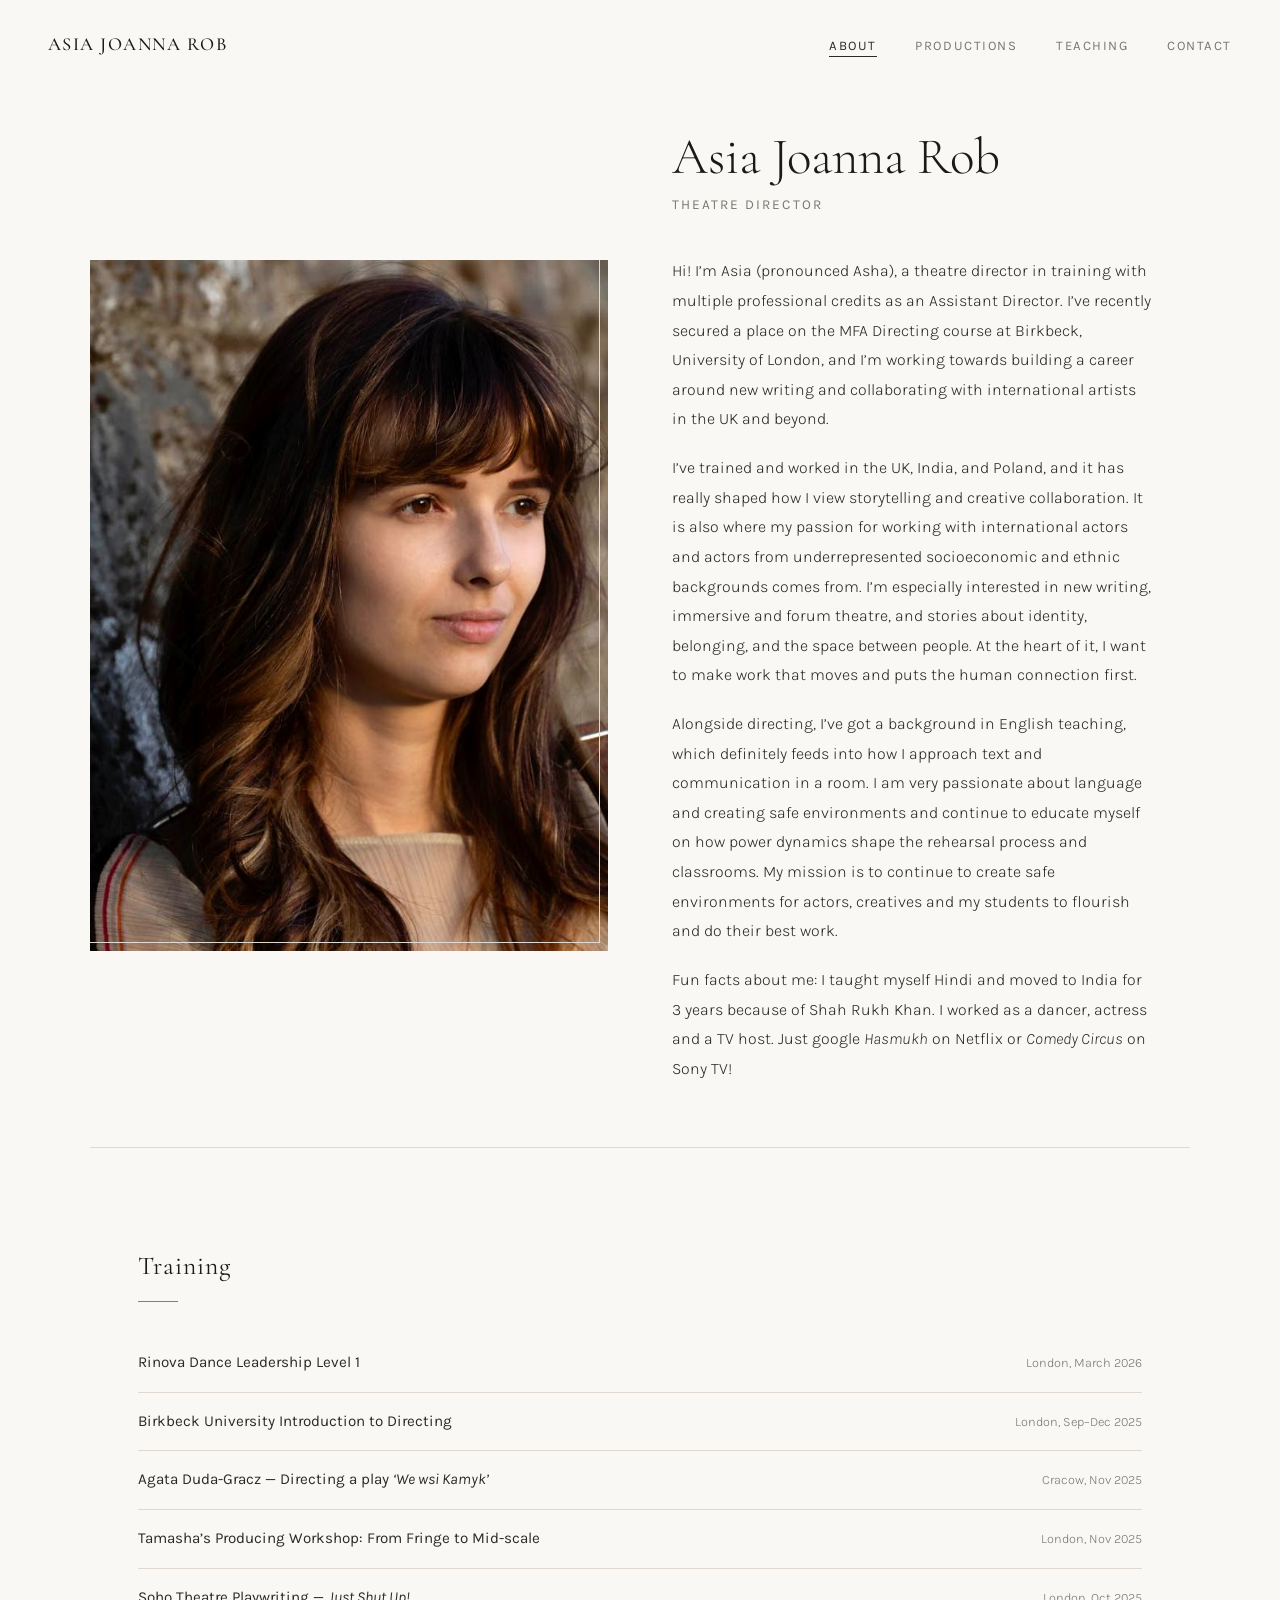
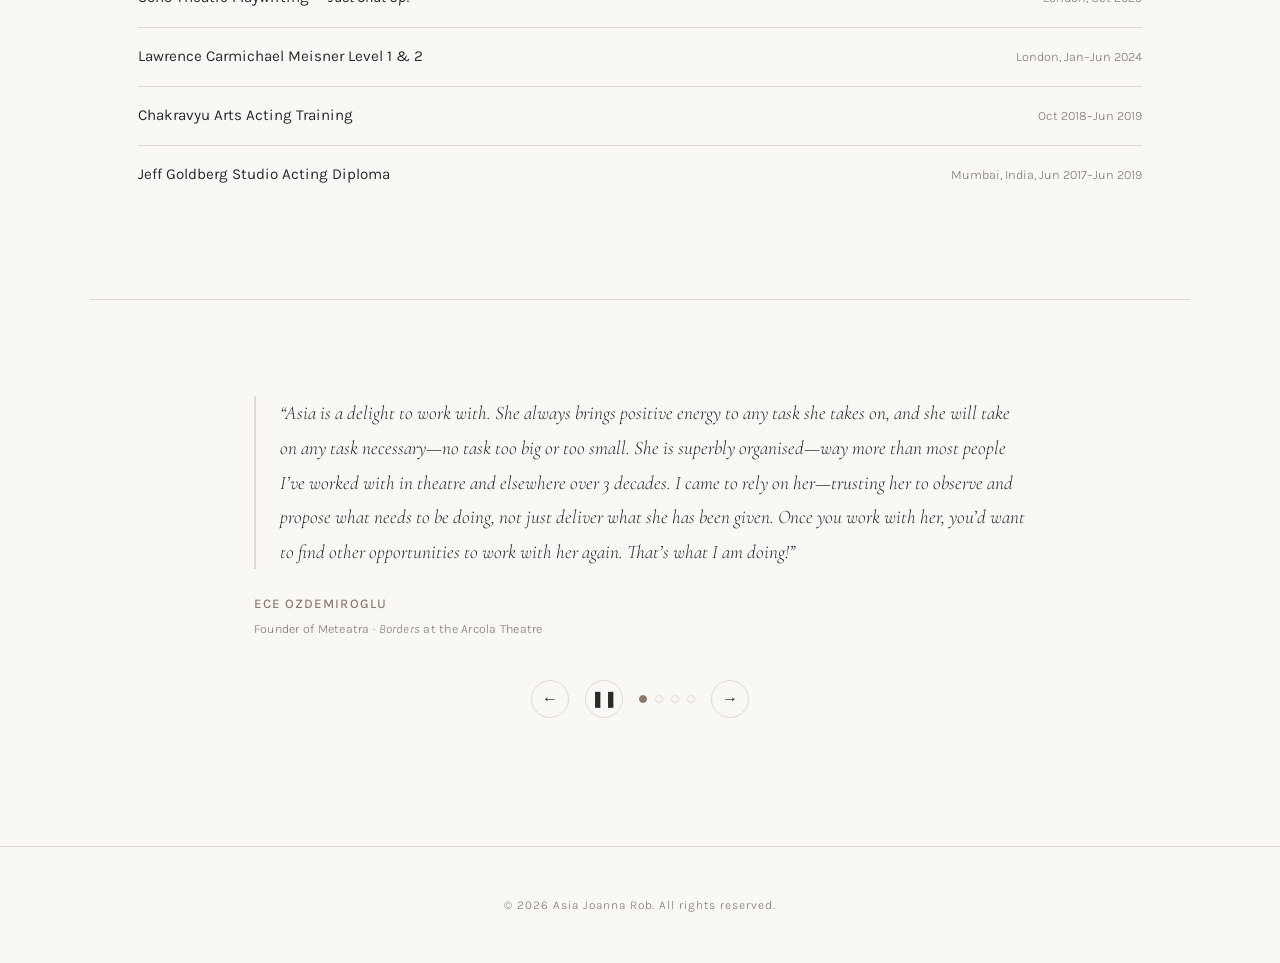
<file: index.html>
<!DOCTYPE html>
<html lang="en">
<head>
  <meta charset="UTF-8">
  <meta name="viewport" content="width=device-width, initial-scale=1.0">
  <title>Asia Joanna Rob — Theatre Director</title>
  <style>
/* =========================================
   Asia Joanna Rob — Portfolio
   Aesthetic: Refined theatrical minimalism
   ========================================= */

@import url('https://fonts.googleapis.com/css2?family=Cormorant+Garamond:ital,wght@0,300;0,400;0,500;0,600;1,300;1,400;1,500&family=Karla:wght@300;400;500&display=swap');

:root {
  --cream: #F5F0EB;
  --warm-white: #FAF8F5;
  --charcoal: #2A2A2A;
  --soft-black: #1A1A1A;
  --muted: #7A7570;
  --accent: #8C7B6B;
  --border: #E0D9D1;
  --serif: 'Cormorant Garamond', Georgia, serif;
  --sans: 'Karla', 'Helvetica Neue', sans-serif;
}

*, *::before, *::after {
  margin: 0;
  padding: 0;
  box-sizing: border-box;
}

html {
  scroll-behavior: smooth;
  font-size: 16px;
}

body {
  font-family: var(--sans);
  font-weight: 300;
  color: var(--charcoal);
  background-color: var(--warm-white);
  line-height: 1.7;
  -webkit-font-smoothing: antialiased;
}

::selection {
  background: var(--accent);
  color: var(--warm-white);
}

a {
  color: inherit;
  text-decoration: none;
}

img {
  max-width: 100%;
  display: block;
}

/* ---- NAV ---- */

.site-nav {
  position: fixed;
  top: 0;
  left: 0;
  right: 0;
  z-index: 100;
  padding: 1.8rem 3rem;
  display: flex;
  justify-content: space-between;
  align-items: center;
  background: rgba(250, 248, 245, 0.92);
  backdrop-filter: blur(12px);
  -webkit-backdrop-filter: blur(12px);
  border-bottom: 1px solid transparent;
  transition: border-color 0.4s ease, padding 0.3s ease;
}

.site-nav.scrolled {
  border-bottom-color: var(--border);
  padding: 1.2rem 3rem;
}

.site-nav__name {
  font-family: var(--serif);
  font-size: 1.15rem;
  font-weight: 500;
  letter-spacing: 0.08em;
  text-transform: uppercase;
  color: var(--soft-black);
}

.site-nav__links {
  display: flex;
  gap: 2.4rem;
  list-style: none;
}

.site-nav__links a {
  font-family: var(--sans);
  font-size: 0.82rem;
  font-weight: 400;
  letter-spacing: 0.12em;
  text-transform: uppercase;
  color: var(--muted);
  position: relative;
  transition: color 0.3s ease;
}

.site-nav__links a::after {
  content: '';
  position: absolute;
  bottom: -4px;
  left: 0;
  width: 0;
  height: 1px;
  background: var(--charcoal);
  transition: width 0.3s ease;
}

.site-nav__links a:hover,
.site-nav__links a.active {
  color: var(--charcoal);
}

.site-nav__links a:hover::after,
.site-nav__links a.active::after {
  width: 100%;
}

/* Mobile nav toggle */
.nav-toggle {
  display: none;
  background: none;
  border: none;
  cursor: pointer;
  width: 28px;
  height: 20px;
  position: relative;
}

.nav-toggle span {
  display: block;
  width: 100%;
  height: 1.5px;
  background: var(--charcoal);
  position: absolute;
  left: 0;
  transition: all 0.3s ease;
}

.nav-toggle span:nth-child(1) { top: 0; }
.nav-toggle span:nth-child(2) { top: 50%; transform: translateY(-50%); }
.nav-toggle span:nth-child(3) { bottom: 0; }

.nav-toggle.open span:nth-child(1) {
  top: 50%;
  transform: translateY(-50%) rotate(45deg);
}
.nav-toggle.open span:nth-child(2) { opacity: 0; }
.nav-toggle.open span:nth-child(3) {
  bottom: 50%;
  transform: translateY(50%) rotate(-45deg);
}

/* ---- HERO ---- */

.hero {
  min-height: 100vh;
  display: flex;
  align-items: center;
  justify-content: center;
  padding: 8rem 3rem 4rem;
}

.hero__inner {
  max-width: 1100px;
  width: 100%;
  display: grid;
  grid-template-columns: 1fr 1fr;
  gap: 4rem;
  align-items: center;
}

.hero__image-wrap {
  position: relative;
  overflow: hidden;
}

.hero__image-wrap::before {
  content: '';
  position: absolute;
  top: -8px;
  left: -8px;
  right: 8px;
  bottom: 8px;
  border: 1px solid var(--border);
  z-index: 1;
  pointer-events: none;
}

.hero__image {
  width: 100%;
  aspect-ratio: 3/4;
  object-fit: cover;
  filter: grayscale(10%) contrast(1.02);
  transition: filter 0.6s ease;
}

.hero__image:hover {
  filter: grayscale(0%) contrast(1.05);
}

.hero__text h1 {
  font-family: var(--serif);
  font-size: 3.2rem;
  font-weight: 300;
  line-height: 1.15;
  color: var(--soft-black);
  margin-bottom: 0.4rem;
}

.hero__text .subtitle {
  font-family: var(--sans);
  font-size: 0.85rem;
  font-weight: 400;
  letter-spacing: 0.15em;
  text-transform: uppercase;
  color: var(--muted);
  margin-bottom: 2.5rem;
}

.hero__text .bio {
  font-size: 1rem;
  line-height: 1.85;
  color: var(--charcoal);
  max-width: 480px;
}

.hero__text .bio p + p {
  margin-top: 1.2rem;
}

.hero__text .bio em {
  font-style: italic;
}

/* ---- SECTIONS ---- */

.section {
  padding: 6rem 3rem;
  max-width: 1100px;
  margin: 0 auto;
}

.section--wide {
  max-width: 1200px;
}

.section__heading {
  font-family: var(--serif);
  font-size: 1.6rem;
  font-weight: 400;
  letter-spacing: 0.04em;
  color: var(--soft-black);
  margin-bottom: 3rem;
  position: relative;
  display: inline-block;
}

.section__heading::after {
  content: '';
  display: block;
  width: 40px;
  height: 1px;
  background: var(--accent);
  margin-top: 0.8rem;
}

.divider {
  width: 100%;
  height: 1px;
  background: var(--border);
  max-width: 1100px;
  margin: 0 auto;
}

/* ---- TESTIMONIALS ---- */

.testimonials {
  padding: 6rem 3rem;
  max-width: 900px;
  margin: 0 auto;
}

.testimonials-carousel {
  position: relative;
}

.testimonials-carousel__viewport {
  overflow: hidden;
}

.testimonials-carousel__track {
  display: flex;
  transition: transform 1.1s ease;
}

.testimonial {
  min-width: 100%;
  padding: 0 1rem;
}

.testimonial__quote {
  font-family: var(--serif);
  font-size: 1.2rem;
  font-weight: 300;
  font-style: italic;
  line-height: 1.8;
  color: var(--charcoal);
  margin-bottom: 1.5rem;
  position: relative;
  padding-left: 1.5rem;
  border-left: 2px solid var(--border);
}

.testimonial__attribution {
  font-family: var(--sans);
  font-size: 0.82rem;
  font-weight: 500;
  letter-spacing: 0.08em;
  text-transform: uppercase;
  color: var(--accent);
}

.testimonial__role {
  font-family: var(--sans);
  font-size: 0.78rem;
  font-weight: 300;
  color: var(--muted);
  margin-top: 0.2rem;
  text-transform: none;
  letter-spacing: 0.02em;
}

.testimonials-carousel__controls {
  display: flex;
  justify-content: center;
  align-items: center;
  gap: 1rem;
  margin-top: 2.5rem;
}

.testimonials-carousel__btn {
  width: 38px;
  height: 38px;
  border: 1px solid var(--border);
  background: transparent;
  color: var(--charcoal);
  font-size: 1rem;
  cursor: pointer;
  display: flex;
  align-items: center;
  justify-content: center;
  border-radius: 50%;
  transition: background 0.3s ease, border-color 0.3s ease, color 0.3s ease;
}

.testimonials-carousel__btn:hover {
  background: var(--cream);
  border-color: var(--accent);
  color: var(--soft-black);
}

.testimonials-carousel__dots {
  display: flex;
  gap: 0.5rem;
}

.testimonials-carousel__dot {
  width: 8px;
  height: 8px;
  border-radius: 50%;
  border: 1px solid var(--border);
  background: transparent;
  cursor: pointer;
  padding: 0;
  transition: background 0.3s ease, border-color 0.3s ease;
}

.testimonials-carousel__dot.active {
  background: var(--accent);
  border-color: var(--accent);
}

/* ---- PRODUCTIONS ---- */

.productions-grid {
  display: grid;
  grid-template-columns: repeat(auto-fill, minmax(320px, 1fr));
  gap: 2.5rem;
}

.production-card {
  position: relative;
  overflow: hidden;
  background: var(--cream);
  transition: transform 0.3s ease;
}

.production-card:hover {
  transform: translateY(-3px);
}

.production-card__image {
  width: 100%;
  aspect-ratio: 16/10;
  object-fit: cover;
  background: var(--border);
  transition: filter 0.4s ease;
}

.production-card:hover .production-card__image {
  filter: contrast(1.05);
}

.production-card__info {
  padding: 1.5rem;
}

.production-card__title {
  font-family: var(--serif);
  font-size: 1.3rem;
  font-weight: 400;
  font-style: italic;
  color: var(--soft-black);
  margin-bottom: 0.3rem;
}

.production-card__meta {
  font-family: var(--sans);
  font-size: 0.78rem;
  font-weight: 400;
  letter-spacing: 0.06em;
  text-transform: uppercase;
  color: var(--muted);
  line-height: 1.6;
}

.production-card__desc {
  font-size: 0.9rem;
  line-height: 1.7;
  color: var(--charcoal);
  margin-top: 0.8rem;
}

/* Placeholder image state */
.production-card__placeholder {
  width: 100%;
  aspect-ratio: 16/10;
  background: linear-gradient(135deg, var(--cream) 0%, var(--border) 100%);
  display: flex;
  align-items: center;
  justify-content: center;
  font-family: var(--serif);
  font-size: 1rem;
  font-style: italic;
  color: var(--muted);
}

/* ---- CARD CAROUSEL (mini, inside production cards) ---- */

.card-carousel {
  position: relative;
  overflow: hidden;
}

.card-carousel__track {
  display: flex;
  transition: transform 0.4s ease;
}

.card-carousel__slide {
  min-width: 100%;
}

.card-carousel__slide img {
  width: 100%;
  aspect-ratio: 16/10;
  object-fit: cover;
  background: var(--cream);
}

.card-carousel__btn {
  position: absolute;
  top: 50%;
  transform: translateY(-50%);
  width: 32px;
  height: 32px;
  border: 1px solid rgba(224, 217, 209, 0.7);
  background: rgba(250, 248, 245, 0.85);
  backdrop-filter: blur(4px);
  color: var(--charcoal);
  font-size: 0.85rem;
  cursor: pointer;
  display: flex;
  align-items: center;
  justify-content: center;
  transition: background 0.3s ease, opacity 0.3s ease;
  z-index: 2;
  opacity: 0;
}

.card-carousel:hover .card-carousel__btn {
  opacity: 1;
}

.card-carousel__btn:hover {
  background: var(--cream);
}

.card-carousel__btn--prev { left: 0.4rem; }
.card-carousel__btn--next { right: 0.4rem; }

.card-carousel__dots {
  position: absolute;
  bottom: 0.6rem;
  left: 0;
  right: 0;
  display: flex;
  justify-content: center;
  gap: 0.35rem;
  z-index: 2;
}

.card-carousel__dot {
  width: 6px;
  height: 6px;
  border-radius: 50%;
  border: 1px solid rgba(255,255,255,0.6);
  background: transparent;
  cursor: pointer;
  padding: 0;
  transition: background 0.3s ease;
}

.card-carousel__dot.active {
  background: rgba(255,255,255,0.9);
  border-color: rgba(255,255,255,0.9);
}

/* ---- CONTACT ---- */

.contact-content {
  max-width: 600px;
}

.contact-content p {
  font-size: 1.05rem;
  line-height: 1.85;
  margin-bottom: 2rem;
}

.contact-content a.email-link {
  font-family: var(--serif);
  font-size: 1.6rem;
  font-weight: 400;
  color: var(--soft-black);
  border-bottom: 1px solid var(--border);
  padding-bottom: 4px;
  transition: border-color 0.3s ease;
  display: inline-block;
}

.contact-content a.email-link:hover {
  border-color: var(--charcoal);
}

.contact-socials {
  margin-top: 3rem;
  display: flex;
  gap: 1.5rem;
}

.contact-socials a {
  font-size: 0.82rem;
  font-weight: 400;
  letter-spacing: 0.1em;
  text-transform: uppercase;
  color: var(--muted);
  transition: color 0.3s ease;
}

.contact-socials a:hover {
  color: var(--charcoal);
}

/* ---- TRAINING LIST ---- */

.training-list {
  display: flex;
  flex-direction: column;
  gap: 0;
}

.training-item {
  padding: 1rem 0;
  border-bottom: 1px solid var(--border);
  display: flex;
  justify-content: space-between;
  align-items: baseline;
  gap: 2rem;
}

.training-item:first-child {
  padding-top: 0;
}

.training-item:last-child {
  border-bottom: none;
}

.training-item__name {
  font-family: var(--sans);
  font-size: 0.95rem;
  font-weight: 400;
  color: var(--charcoal);
}

.training-item__name em {
  font-style: italic;
}

.training-item__detail {
  font-family: var(--sans);
  font-size: 0.8rem;
  font-weight: 300;
  color: var(--muted);
  white-space: nowrap;
}

@media (max-width: 768px) {
  .training-item {
    flex-direction: column;
    gap: 0.2rem;
  }
}

/* ---- CAROUSEL ---- */

.carousel {
  position: relative;
  max-width: 900px;
  margin: 0 auto;
  padding: 0 3rem;
  overflow: hidden;
}

.carousel__track {
  display: flex;
  transition: transform 0.5s ease;
}

.carousel__slide {
  min-width: 100%;
  padding: 0 0.25rem;
}

.carousel__slide img {
  width: 100%;
  aspect-ratio: 16/10;
  object-fit: cover;
  background: var(--cream);
}

.carousel__btn {
  position: absolute;
  top: 50%;
  transform: translateY(-50%);
  width: 44px;
  height: 44px;
  border: 1px solid var(--border);
  background: rgba(250, 248, 245, 0.9);
  backdrop-filter: blur(6px);
  color: var(--charcoal);
  font-size: 1.1rem;
  cursor: pointer;
  display: flex;
  align-items: center;
  justify-content: center;
  transition: background 0.3s ease, border-color 0.3s ease;
  z-index: 2;
}

.carousel__btn:hover {
  background: var(--cream);
  border-color: var(--accent);
}

.carousel__btn--prev { left: 0.5rem; }
.carousel__btn--next { right: 0.5rem; }

.carousel__dots {
  display: flex;
  justify-content: center;
  gap: 0.5rem;
  margin-top: 1.2rem;
}

.carousel__dot {
  width: 8px;
  height: 8px;
  border-radius: 50%;
  border: 1px solid var(--border);
  background: transparent;
  cursor: pointer;
  padding: 0;
  transition: background 0.3s ease, border-color 0.3s ease;
}

.carousel__dot.active {
  background: var(--accent);
  border-color: var(--accent);
}

@media (max-width: 768px) {
  .carousel {
    padding: 0 1.5rem;
  }
  .carousel__btn {
    width: 36px;
    height: 36px;
    font-size: 0.9rem;
  }
  .carousel__btn--prev { left: 0.25rem; }
  .carousel__btn--next { right: 0.25rem; }
}

/* ---- TEACHING ---- */

.teaching-content .bio {
  font-size: 1.05rem;
  line-height: 1.85;
  max-width: 680px;
}

.teaching-content .bio p + p {
  margin-top: 1.2rem;
}

.teaching-list {
  display: flex;
  flex-direction: column;
  gap: 0;
}

.teaching-item {
  padding: 2rem 0;
  border-bottom: 1px solid var(--border);
}

.teaching-item:first-child {
  padding-top: 0;
}

.teaching-item:last-child {
  border-bottom: none;
}

.teaching-item__title {
  font-family: var(--serif);
  font-size: 1.25rem;
  font-weight: 400;
  color: var(--soft-black);
  margin-bottom: 0.2rem;
}

.teaching-item__meta {
  font-family: var(--sans);
  font-size: 0.78rem;
  font-weight: 400;
  letter-spacing: 0.06em;
  text-transform: uppercase;
  color: var(--muted);
  margin-bottom: 0.6rem;
}

.teaching-item__desc {
  font-size: 0.95rem;
  line-height: 1.75;
  color: var(--charcoal);
  max-width: 600px;
}

/* ---- FOOTER ---- */

.site-footer {
  padding: 3rem;
  text-align: center;
  font-size: 0.75rem;
  letter-spacing: 0.08em;
  color: var(--muted);
  border-top: 1px solid var(--border);
  margin-top: 2rem;
}

/* ---- PAGE HEADER (non-home pages) ---- */

.page-header {
  padding: 10rem 3rem 4rem;
  max-width: 1100px;
  margin: 0 auto;
}

.page-header h1 {
  font-family: var(--serif);
  font-size: 2.8rem;
  font-weight: 300;
  color: var(--soft-black);
}

.page-header h1::after {
  content: '';
  display: block;
  width: 50px;
  height: 1px;
  background: var(--accent);
  margin-top: 1rem;
}

/* ---- ANIMATIONS ---- */

.fade-in {
  opacity: 0;
  transform: translateY(20px);
  transition: opacity 0.8s ease, transform 0.8s ease;
}

.fade-in.visible {
  opacity: 1;
  transform: translateY(0);
}

.stagger-1 { transition-delay: 0.1s; }
.stagger-2 { transition-delay: 0.25s; }
.stagger-3 { transition-delay: 0.4s; }
.stagger-4 { transition-delay: 0.55s; }

/* ---- RESPONSIVE ---- */

@media (max-width: 768px) {
 .site-nav {
    padding: 1.4rem 1.5rem;
    backdrop-filter: none;
    -webkit-backdrop-filter: none;
    background: #FAF8F5;
  }

  .site-nav.scrolled {
    padding: 1rem 1.5rem;
  }

  .site-nav__links {
    position: fixed;
    top: 0;
    left: 0;
    right: 0;
    bottom: 0;
    background: var(--warm-white);
    flex-direction: column;
    align-items: center;
    justify-content: center;
    gap: 2rem;
    opacity: 0;
    pointer-events: none;
    transition: opacity 0.3s ease;
    z-index: 9999;
    background: #FAF8F5;
  }

  .site-nav__links.open {
    opacity: 1;
    pointer-events: all;
  }

  .site-nav__links a {
    font-size: 1rem;
    letter-spacing: 0.15em;
  }

  .nav-toggle {
    display: block;
    z-index: 101;
  }

  .hero {
    padding: 7rem 1.5rem 3rem;
    min-height: auto;
  }

  .hero__inner {
    grid-template-columns: 1fr;
    gap: 2.5rem;
  }

  .hero__text h1 {
    font-size: 2.4rem;
  }

  .page-header {
    padding: 8rem 1.5rem 3rem;
  }

  .page-header h1 {
    font-size: 2rem;
  }

  .section,
  .testimonials {
    padding: 4rem 1.5rem;
  }

  .productions-grid {
    grid-template-columns: 1fr;
  }

  .section__heading {
    font-size: 1.35rem;
  }

  .testimonial__quote {
    font-size: 1.05rem;
  }

  .contact-content a.email-link {
    font-size: 1.2rem;
  }
}

@media (max-width: 480px) {
  .hero__text h1 {
    font-size: 2rem;
  }

  .site-nav__name {
    font-size: 0.95rem;
  }
}

</style>
</head>
<body>

  <nav class="site-nav" id="nav">
    <a href="/" class="site-nav__name">Asia Joanna Rob</a>
    <button class="nav-toggle" id="navToggle" aria-label="Toggle menu">
      <span></span><span></span><span></span>
    </button>
    <ul class="site-nav__links" id="navLinks">
      <li><a href="/" class="active">About</a></li>
      <li><a href="/productions/">Productions</a></li>
      <li><a href="/teaching/">Teaching</a></li>
      <li><a href="/contact/">Contact</a></li>
    </ul>
  </nav>

  <section class="hero">
    <div class="hero__inner">
      <div class="hero__image-wrap fade-in">
        <img src="/images/Profile 3.jpg" alt="Asia Joanna Rob" class="hero__image">
      </div>
      <div class="hero__text fade-in stagger-2">
        <h1>Asia Joanna Rob</h1>
        <p class="subtitle">Theatre Director</p>
        <div class="bio">
          <p>
            Hi! I&rsquo;m Asia (pronounced Asha), a theatre director in training with
            multiple professional credits as an Assistant Director. I&rsquo;ve recently
            secured a place on the MFA Directing course at Birkbeck, University of
            London, and I&rsquo;m working towards building a career around new writing
            and collaborating with international artists in the UK and beyond.
          </p>
          <p>
            I&rsquo;ve trained and worked in the UK, India, and Poland, and it has really
            shaped how I view storytelling and creative collaboration. It is also where my
            passion for working with international actors and actors from underrepresented
            socioeconomic and ethnic backgrounds comes from. I&rsquo;m especially interested
            in new writing, immersive and forum theatre, and stories about identity,
            belonging, and the space between people. At the heart of it, I want to make
            work that moves and puts the human connection first.
          </p>
          <p>
            Alongside directing, I&rsquo;ve got a background in English teaching, which
            definitely feeds into how I approach text and communication in a room. I am
            very passionate about language and creating safe environments and continue to
            educate myself on how power dynamics shape the rehearsal process and
            classrooms. My mission is to continue to create safe environments for actors,
            creatives and my students to flourish and do their best work.
          </p>
          <p>
            Fun facts about me: I taught myself Hindi and moved to India for 3 years
            because of Shah Rukh Khan. I worked as a dancer, actress and a TV host. Just
            google <em>Hasmukh</em> on Netflix or <em>Comedy Circus</em> on Sony TV!
          </p>
        </div>
      </div>
    </div>
  </section>

  <div class="divider"></div>

  <section class="section">
    <h2 class="section__heading fade-in">Training</h2>
    <div class="training-list fade-in stagger-1">
      <div class="training-item">
        <span class="training-item__name">Rinova Dance Leadership Level 1</span>
        <span class="training-item__detail">London, March 2026</span>
      </div>
      <div class="training-item">
        <span class="training-item__name">Birkbeck University Introduction to Directing</span>
        <span class="training-item__detail">London, Sep&ndash;Dec 2025</span>
      </div>
      <div class="training-item">
        <span class="training-item__name">Agata Duda-Gracz &mdash; Directing a play <em>&lsquo;We wsi Kamyk&rsquo;</em></span>
        <span class="training-item__detail">Cracow, Nov 2025</span>
      </div>
      <div class="training-item">
        <span class="training-item__name">Tamasha&rsquo;s Producing Workshop: From Fringe to Mid-scale</span>
        <span class="training-item__detail">London, Nov 2025</span>
      </div>
      <div class="training-item">
        <span class="training-item__name">Soho Theatre Playwriting &mdash; <em>Just Shut Up!</em></span>
        <span class="training-item__detail">London, Oct 2025</span>
      </div>
      <div class="training-item">
        <span class="training-item__name">Lawrence Carmichael Meisner Level 1 &amp; 2</span>
        <span class="training-item__detail">London, Jan&ndash;Jun 2024</span>
      </div>
      <div class="training-item">
        <span class="training-item__name">Chakravyu Arts Acting Training</span>
        <span class="training-item__detail">Oct 2018&ndash;Jun 2019</span>
      </div>
      <div class="training-item">
        <span class="training-item__name">Jeff Goldberg Studio Acting Diploma</span>
        <span class="training-item__detail">Mumbai, India, Jun 2017&ndash;Jun 2019</span>
      </div>
    </div>
  </section>

  <div class="divider"></div>

  <section class="testimonials">
    <div class="testimonials-carousel fade-in" id="testimonialsCarousel" aria-roledescription="carousel" aria-label="Testimonials">
      <div class="testimonials-carousel__viewport">
        <div class="testimonials-carousel__track" id="testimonialsTrack">
          <div class="testimonial">
            <p class="testimonial__quote">
              &ldquo;Asia is a delight to work with. She always brings positive energy to any
              task she takes on, and she will take on any task necessary&mdash;no task too big
              or too small. She is superbly organised&mdash;way more than most people I&rsquo;ve
              worked with in theatre and elsewhere over 3 decades. I came to rely on
              her&mdash;trusting her to observe and propose what needs to be doing, not just
              deliver what she has been given. Once you work with her, you&rsquo;d want to find
              other opportunities to work with her again. That&rsquo;s what I am doing!&rdquo;
            </p>
            <p class="testimonial__attribution">Ece Ozdemiroglu</p>
            <p class="testimonial__role">Founder of Meteatra &middot; <em>Borders</em> at the Arcola Theatre</p>
          </div>
          <div class="testimonial">
            <p class="testimonial__quote">
              &ldquo;During our work together, Asia felt less like an assistant director and
              more like a creative partner in crime. I would love to work with her again.
              She&rsquo;s incredibly organised, sharp, and able to spot issues before they
              become problems and put things in place early. Communication with her was
              always easy and clear. Her energy and commitment motivated the cast and lifted
              the whole process.&rdquo;
            </p>
            <p class="testimonial__attribution">Secil Honeywill</p>
            <p class="testimonial__role">Director of <em>Borders: Digital, Political, Emotional</em> at the Arcola Theatre</p>
          </div>
          <div class="testimonial">
            <p class="testimonial__quote">
              &ldquo;Asia is a committed, versatile, attentive and creative assistant
              director. It is an absolute joy to work with her&mdash;she is always aware of
              the needs of the room, and brings her eye for detail as well as her craft and
              enthusiasm to any project. I look forward to working with her again&hellip; and
              see what she creates next!&rdquo;
            </p>
            <p class="testimonial__attribution">Victoria Gartner</p>
            <p class="testimonial__role">Award-winning director of <em>Richard II</em> and founder of Will&amp;Co</p>
          </div>
          <div class="testimonial">
            <p class="testimonial__quote">
              &ldquo;Asia&rsquo;s work on <em>Where There Is No Time</em> was invaluable. Her
              commitment to the process is a testament to her passion and skill as an artist.
              As assistant director her input was well placed and thought through. She was
              organised, personable and forward thinking&mdash;solving problems before they
              arose time and time again.&rdquo;
            </p>
            <p class="testimonial__attribution">Hamza Ali</p>
            <p class="testimonial__role">Movement Director and Director of <em>Where There is No Time</em> at Sevendials Playhouse</p>
          </div>
        </div>
      </div>
      <div class="testimonials-carousel__controls">
        <button class="testimonials-carousel__btn" id="testimonialsPrev" aria-label="Previous testimonial">&#8592;</button>
        <button class="testimonials-carousel__btn testimonials-carousel__btn--play" id="testimonialsPlay" aria-label="Pause auto-rotation" aria-pressed="true">&#10074;&#10074;</button>
        <div class="testimonials-carousel__dots" id="testimonialsDots"></div>
        <button class="testimonials-carousel__btn" id="testimonialsNext" aria-label="Next testimonial">&#8594;</button>
      </div>
    </div>
  </section>

  <footer class="site-footer">
    &copy; 2026 Asia Joanna Rob. All rights reserved.
  </footer>

  <script>
    const nav = document.getElementById('nav');
    window.addEventListener('scroll', () => nav.classList.toggle('scrolled', window.scrollY > 40));
    const toggle = document.getElementById('navToggle');
    const links = document.getElementById('navLinks');
    toggle.addEventListener('click', () => { toggle.classList.toggle('open'); links.classList.toggle('open'); });
    links.querySelectorAll('a').forEach(a => a.addEventListener('click', () => { toggle.classList.remove('open'); links.classList.remove('open'); }));
    const observer = new IntersectionObserver((entries) => { entries.forEach(entry => { if (entry.isIntersecting) entry.target.classList.add('visible'); }); }, { threshold: 0.15 });
    document.querySelectorAll('.fade-in').forEach(el => observer.observe(el));

    (function initTestimonialsCarousel() {
      const root = document.getElementById('testimonialsCarousel');
      if (!root) return;
      const track = document.getElementById('testimonialsTrack');
      const slides = track.querySelectorAll('.testimonial');
      const dotsWrap = document.getElementById('testimonialsDots');
      const prevBtn = document.getElementById('testimonialsPrev');
      const nextBtn = document.getElementById('testimonialsNext');
      const playBtn = document.getElementById('testimonialsPlay');
      const total = slides.length;
      let index = 0;
      let timer = null;
      let userPaused = false;
      const INTERVAL = 12000;
      const PLAY_ICON = '▶';
      const PAUSE_ICON = '❚❚';

      slides.forEach((_, i) => {
        const dot = document.createElement('button');
        dot.className = 'testimonials-carousel__dot' + (i === 0 ? ' active' : '');
        dot.setAttribute('aria-label', `Go to testimonial ${i + 1}`);
        dot.addEventListener('click', () => { goTo(i); if (!userPaused) restart(); });
        dotsWrap.appendChild(dot);
      });
      const dots = dotsWrap.querySelectorAll('.testimonials-carousel__dot');

      function goTo(i) {
        index = (i + total) % total;
        track.style.transform = `translateX(-${index * 100}%)`;
        dots.forEach((d, di) => d.classList.toggle('active', di === index));
      }
      function next() { goTo(index + 1); }
      function prev() { goTo(index - 1); }
      function start() { if (userPaused) return; stop(); timer = setInterval(next, INTERVAL); }
      function stop() { if (timer) { clearInterval(timer); timer = null; } }
      function restart() { stop(); start(); }
      function setPaused(paused) {
        userPaused = paused;
        playBtn.textContent = paused ? PLAY_ICON : PAUSE_ICON;
        playBtn.setAttribute('aria-pressed', paused ? 'false' : 'true');
        playBtn.setAttribute('aria-label', paused ? 'Play auto-rotation' : 'Pause auto-rotation');
        if (paused) stop(); else start();
      }

      prevBtn.addEventListener('click', () => { prev(); if (!userPaused) restart(); });
      nextBtn.addEventListener('click', () => { next(); if (!userPaused) restart(); });
      playBtn.addEventListener('click', () => setPaused(!userPaused));
      root.addEventListener('mouseenter', stop);
      root.addEventListener('mouseleave', () => { if (!userPaused) start(); });
      document.addEventListener('visibilitychange', () => {
        if (document.hidden) stop(); else if (!userPaused) start();
      });

      start();
    })();
  </script>
</body>
</html>
</file>
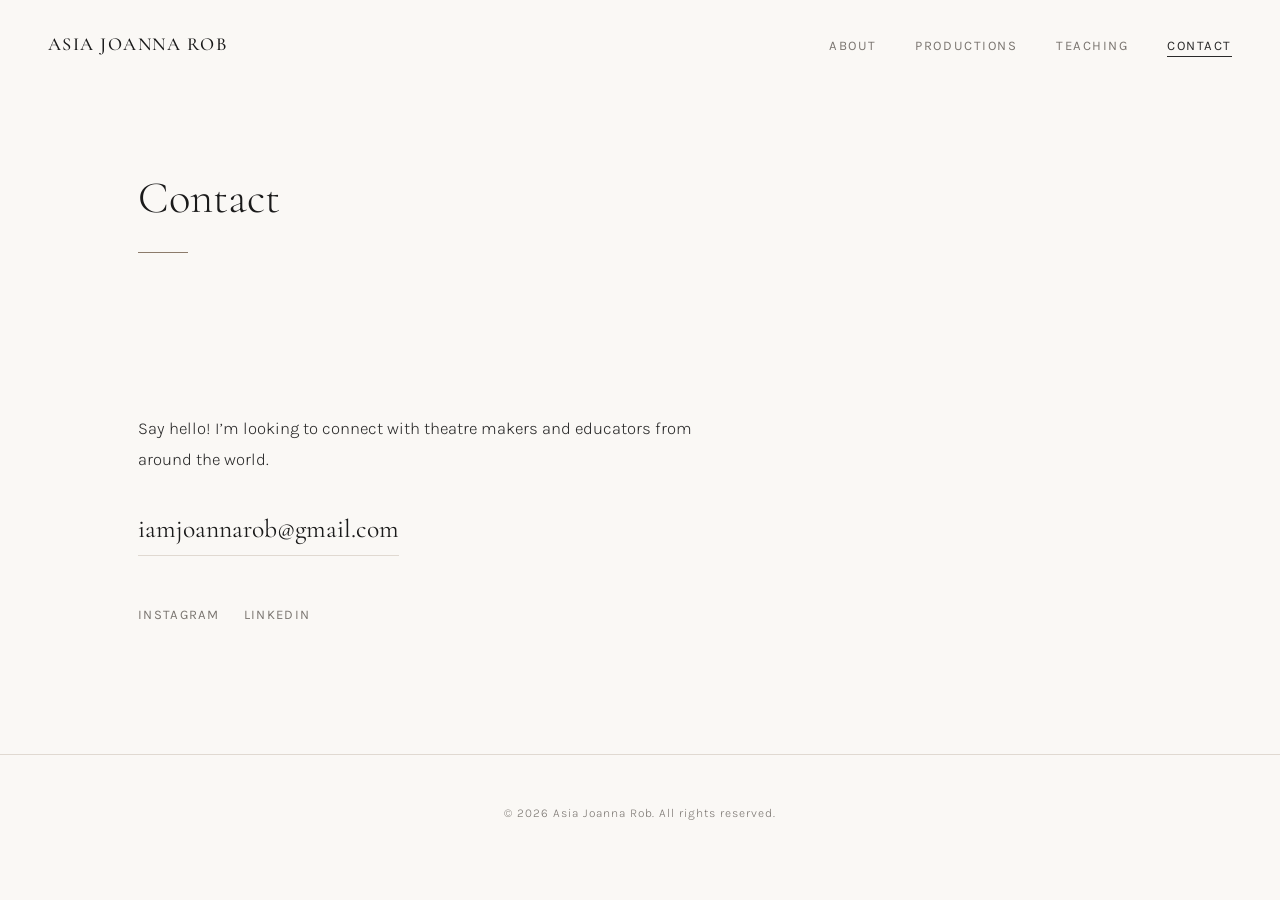
<file: contact/index.html>
<!DOCTYPE html>
<html lang="en">
<head>
  <meta charset="UTF-8">
  <meta name="viewport" content="width=device-width, initial-scale=1.0">
  <title>Contact — Asia Joanna Rob</title>
  <style>
/* =========================================
   Asia Joanna Rob — Portfolio
   Aesthetic: Refined theatrical minimalism
   ========================================= */

@import url('https://fonts.googleapis.com/css2?family=Cormorant+Garamond:ital,wght@0,300;0,400;0,500;0,600;1,300;1,400;1,500&family=Karla:wght@300;400;500&display=swap');

:root {
  --cream: #F5F0EB;
  --warm-white: #FAF8F5;
  --charcoal: #2A2A2A;
  --soft-black: #1A1A1A;
  --muted: #7A7570;
  --accent: #8C7B6B;
  --border: #E0D9D1;
  --serif: 'Cormorant Garamond', Georgia, serif;
  --sans: 'Karla', 'Helvetica Neue', sans-serif;
}

*, *::before, *::after {
  margin: 0;
  padding: 0;
  box-sizing: border-box;
}

html {
  scroll-behavior: smooth;
  font-size: 16px;
}

body {
  font-family: var(--sans);
  font-weight: 300;
  color: var(--charcoal);
  background-color: var(--warm-white);
  line-height: 1.7;
  -webkit-font-smoothing: antialiased;
}

::selection {
  background: var(--accent);
  color: var(--warm-white);
}

a {
  color: inherit;
  text-decoration: none;
}

img {
  max-width: 100%;
  display: block;
}

/* ---- NAV ---- */

.site-nav {
  position: fixed;
  top: 0;
  left: 0;
  right: 0;
  z-index: 100;
  padding: 1.8rem 3rem;
  display: flex;
  justify-content: space-between;
  align-items: center;
  background: rgba(250, 248, 245, 0.92);
  backdrop-filter: blur(12px);
  -webkit-backdrop-filter: blur(12px);
  border-bottom: 1px solid transparent;
  transition: border-color 0.4s ease, padding 0.3s ease;
}

.site-nav.scrolled {
  border-bottom-color: var(--border);
  padding: 1.2rem 3rem;
}

.site-nav__name {
  font-family: var(--serif);
  font-size: 1.15rem;
  font-weight: 500;
  letter-spacing: 0.08em;
  text-transform: uppercase;
  color: var(--soft-black);
}

.site-nav__links {
  display: flex;
  gap: 2.4rem;
  list-style: none;
}

.site-nav__links a {
  font-family: var(--sans);
  font-size: 0.82rem;
  font-weight: 400;
  letter-spacing: 0.12em;
  text-transform: uppercase;
  color: var(--muted);
  position: relative;
  transition: color 0.3s ease;
}

.site-nav__links a::after {
  content: '';
  position: absolute;
  bottom: -4px;
  left: 0;
  width: 0;
  height: 1px;
  background: var(--charcoal);
  transition: width 0.3s ease;
}

.site-nav__links a:hover,
.site-nav__links a.active {
  color: var(--charcoal);
}

.site-nav__links a:hover::after,
.site-nav__links a.active::after {
  width: 100%;
}

/* Mobile nav toggle */
.nav-toggle {
  display: none;
  background: none;
  border: none;
  cursor: pointer;
  width: 28px;
  height: 20px;
  position: relative;
}

.nav-toggle span {
  display: block;
  width: 100%;
  height: 1.5px;
  background: var(--charcoal);
  position: absolute;
  left: 0;
  transition: all 0.3s ease;
}

.nav-toggle span:nth-child(1) { top: 0; }
.nav-toggle span:nth-child(2) { top: 50%; transform: translateY(-50%); }
.nav-toggle span:nth-child(3) { bottom: 0; }

.nav-toggle.open span:nth-child(1) {
  top: 50%;
  transform: translateY(-50%) rotate(45deg);
}
.nav-toggle.open span:nth-child(2) { opacity: 0; }
.nav-toggle.open span:nth-child(3) {
  bottom: 50%;
  transform: translateY(50%) rotate(-45deg);
}

/* ---- HERO ---- */

.hero {
  min-height: 100vh;
  display: flex;
  align-items: center;
  justify-content: center;
  padding: 8rem 3rem 4rem;
}

.hero__inner {
  max-width: 1100px;
  width: 100%;
  display: grid;
  grid-template-columns: 1fr 1fr;
  gap: 4rem;
  align-items: center;
}

.hero__image-wrap {
  position: relative;
  overflow: hidden;
}

.hero__image-wrap::before {
  content: '';
  position: absolute;
  top: -8px;
  left: -8px;
  right: 8px;
  bottom: 8px;
  border: 1px solid var(--border);
  z-index: 1;
  pointer-events: none;
}

.hero__image {
  width: 100%;
  aspect-ratio: 3/4;
  object-fit: cover;
  filter: grayscale(10%) contrast(1.02);
  transition: filter 0.6s ease;
}

.hero__image:hover {
  filter: grayscale(0%) contrast(1.05);
}

.hero__text h1 {
  font-family: var(--serif);
  font-size: 3.2rem;
  font-weight: 300;
  line-height: 1.15;
  color: var(--soft-black);
  margin-bottom: 0.4rem;
}

.hero__text .subtitle {
  font-family: var(--sans);
  font-size: 0.85rem;
  font-weight: 400;
  letter-spacing: 0.15em;
  text-transform: uppercase;
  color: var(--muted);
  margin-bottom: 2.5rem;
}

.hero__text .bio {
  font-size: 1rem;
  line-height: 1.85;
  color: var(--charcoal);
  max-width: 480px;
}

.hero__text .bio p + p {
  margin-top: 1.2rem;
}

.hero__text .bio em {
  font-style: italic;
}

/* ---- SECTIONS ---- */

.section {
  padding: 6rem 3rem;
  max-width: 1100px;
  margin: 0 auto;
}

.section--wide {
  max-width: 1200px;
}

.section__heading {
  font-family: var(--serif);
  font-size: 1.6rem;
  font-weight: 400;
  letter-spacing: 0.04em;
  color: var(--soft-black);
  margin-bottom: 3rem;
  position: relative;
  display: inline-block;
}

.section__heading::after {
  content: '';
  display: block;
  width: 40px;
  height: 1px;
  background: var(--accent);
  margin-top: 0.8rem;
}

.divider {
  width: 100%;
  height: 1px;
  background: var(--border);
  max-width: 1100px;
  margin: 0 auto;
}

/* ---- TESTIMONIALS ---- */

.testimonials {
  padding: 6rem 3rem;
  max-width: 900px;
  margin: 0 auto;
}

.testimonial {
  margin-bottom: 4rem;
  padding-bottom: 4rem;
  border-bottom: 1px solid var(--border);
}

.testimonial:last-child {
  border-bottom: none;
  margin-bottom: 0;
  padding-bottom: 0;
}

.testimonial__quote {
  font-family: var(--serif);
  font-size: 1.2rem;
  font-weight: 300;
  font-style: italic;
  line-height: 1.8;
  color: var(--charcoal);
  margin-bottom: 1.5rem;
  position: relative;
  padding-left: 1.5rem;
  border-left: 2px solid var(--border);
}

.testimonial__attribution {
  font-family: var(--sans);
  font-size: 0.82rem;
  font-weight: 500;
  letter-spacing: 0.08em;
  text-transform: uppercase;
  color: var(--accent);
}

.testimonial__role {
  font-family: var(--sans);
  font-size: 0.78rem;
  font-weight: 300;
  color: var(--muted);
  margin-top: 0.2rem;
  text-transform: none;
  letter-spacing: 0.02em;
}

/* ---- PRODUCTIONS ---- */

.productions-grid {
  display: grid;
  grid-template-columns: repeat(auto-fill, minmax(320px, 1fr));
  gap: 2.5rem;
}

.production-card {
  position: relative;
  overflow: hidden;
  background: var(--cream);
  transition: transform 0.3s ease;
}

.production-card:hover {
  transform: translateY(-3px);
}

.production-card__image {
  width: 100%;
  aspect-ratio: 16/10;
  object-fit: cover;
  background: var(--border);
  transition: filter 0.4s ease;
}

.production-card:hover .production-card__image {
  filter: contrast(1.05);
}

.production-card__info {
  padding: 1.5rem;
}

.production-card__title {
  font-family: var(--serif);
  font-size: 1.3rem;
  font-weight: 400;
  font-style: italic;
  color: var(--soft-black);
  margin-bottom: 0.3rem;
}

.production-card__meta {
  font-family: var(--sans);
  font-size: 0.78rem;
  font-weight: 400;
  letter-spacing: 0.06em;
  text-transform: uppercase;
  color: var(--muted);
  line-height: 1.6;
}

.production-card__desc {
  font-size: 0.9rem;
  line-height: 1.7;
  color: var(--charcoal);
  margin-top: 0.8rem;
}

/* Placeholder image state */
.production-card__placeholder {
  width: 100%;
  aspect-ratio: 16/10;
  background: linear-gradient(135deg, var(--cream) 0%, var(--border) 100%);
  display: flex;
  align-items: center;
  justify-content: center;
  font-family: var(--serif);
  font-size: 1rem;
  font-style: italic;
  color: var(--muted);
}

/* ---- CONTACT ---- */

.contact-content {
  max-width: 600px;
}

.contact-content p {
  font-size: 1.05rem;
  line-height: 1.85;
  margin-bottom: 2rem;
}

.contact-content a.email-link {
  font-family: var(--serif);
  font-size: 1.6rem;
  font-weight: 400;
  color: var(--soft-black);
  border-bottom: 1px solid var(--border);
  padding-bottom: 4px;
  transition: border-color 0.3s ease;
  display: inline-block;
}

.contact-content a.email-link:hover {
  border-color: var(--charcoal);
}

.contact-socials {
  margin-top: 3rem;
  display: flex;
  gap: 1.5rem;
}

.contact-socials a {
  font-size: 0.82rem;
  font-weight: 400;
  letter-spacing: 0.1em;
  text-transform: uppercase;
  color: var(--muted);
  transition: color 0.3s ease;
}

.contact-socials a:hover {
  color: var(--charcoal);
}

/* ---- TRAINING LIST ---- */

.training-list {
  display: flex;
  flex-direction: column;
  gap: 0;
}

.training-item {
  padding: 1rem 0;
  border-bottom: 1px solid var(--border);
  display: flex;
  justify-content: space-between;
  align-items: baseline;
  gap: 2rem;
}

.training-item:first-child {
  padding-top: 0;
}

.training-item:last-child {
  border-bottom: none;
}

.training-item__name {
  font-family: var(--sans);
  font-size: 0.95rem;
  font-weight: 400;
  color: var(--charcoal);
}

.training-item__name em {
  font-style: italic;
}

.training-item__detail {
  font-family: var(--sans);
  font-size: 0.8rem;
  font-weight: 300;
  color: var(--muted);
  white-space: nowrap;
}

@media (max-width: 768px) {
  .training-item {
    flex-direction: column;
    gap: 0.2rem;
  }
}

/* ---- CAROUSEL ---- */

.carousel {
  position: relative;
  max-width: 900px;
  margin: 0 auto;
  padding: 0 3rem;
  overflow: hidden;
}

.carousel__track {
  display: flex;
  transition: transform 0.5s ease;
}

.carousel__slide {
  min-width: 100%;
  padding: 0 0.25rem;
}

.carousel__slide img {
  width: 100%;
  aspect-ratio: 16/10;
  object-fit: cover;
  background: var(--cream);
}

.carousel__btn {
  position: absolute;
  top: 50%;
  transform: translateY(-50%);
  width: 44px;
  height: 44px;
  border: 1px solid var(--border);
  background: rgba(250, 248, 245, 0.9);
  backdrop-filter: blur(6px);
  color: var(--charcoal);
  font-size: 1.1rem;
  cursor: pointer;
  display: flex;
  align-items: center;
  justify-content: center;
  transition: background 0.3s ease, border-color 0.3s ease;
  z-index: 2;
}

.carousel__btn:hover {
  background: var(--cream);
  border-color: var(--accent);
}

.carousel__btn--prev { left: 0.5rem; }
.carousel__btn--next { right: 0.5rem; }

.carousel__dots {
  display: flex;
  justify-content: center;
  gap: 0.5rem;
  margin-top: 1.2rem;
}

.carousel__dot {
  width: 8px;
  height: 8px;
  border-radius: 50%;
  border: 1px solid var(--border);
  background: transparent;
  cursor: pointer;
  padding: 0;
  transition: background 0.3s ease, border-color 0.3s ease;
}

.carousel__dot.active {
  background: var(--accent);
  border-color: var(--accent);
}

@media (max-width: 768px) {
  .carousel {
    padding: 0 1.5rem;
  }
  .carousel__btn {
    width: 36px;
    height: 36px;
    font-size: 0.9rem;
  }
  .carousel__btn--prev { left: 0.25rem; }
  .carousel__btn--next { right: 0.25rem; }
}

/* ---- TEACHING ---- */

.teaching-content .bio {
  font-size: 1.05rem;
  line-height: 1.85;
  max-width: 680px;
}

.teaching-content .bio p + p {
  margin-top: 1.2rem;
}

.teaching-list {
  display: flex;
  flex-direction: column;
  gap: 0;
}

.teaching-item {
  padding: 2rem 0;
  border-bottom: 1px solid var(--border);
}

.teaching-item:first-child {
  padding-top: 0;
}

.teaching-item:last-child {
  border-bottom: none;
}

.teaching-item__title {
  font-family: var(--serif);
  font-size: 1.25rem;
  font-weight: 400;
  color: var(--soft-black);
  margin-bottom: 0.2rem;
}

.teaching-item__meta {
  font-family: var(--sans);
  font-size: 0.78rem;
  font-weight: 400;
  letter-spacing: 0.06em;
  text-transform: uppercase;
  color: var(--muted);
  margin-bottom: 0.6rem;
}

.teaching-item__desc {
  font-size: 0.95rem;
  line-height: 1.75;
  color: var(--charcoal);
  max-width: 600px;
}

/* ---- FOOTER ---- */

.site-footer {
  padding: 3rem;
  text-align: center;
  font-size: 0.75rem;
  letter-spacing: 0.08em;
  color: var(--muted);
  border-top: 1px solid var(--border);
  margin-top: 2rem;
}

/* ---- PAGE HEADER (non-home pages) ---- */

.page-header {
  padding: 10rem 3rem 4rem;
  max-width: 1100px;
  margin: 0 auto;
}

.page-header h1 {
  font-family: var(--serif);
  font-size: 2.8rem;
  font-weight: 300;
  color: var(--soft-black);
}

.page-header h1::after {
  content: '';
  display: block;
  width: 50px;
  height: 1px;
  background: var(--accent);
  margin-top: 1rem;
}

/* ---- ANIMATIONS ---- */

.fade-in {
  opacity: 0;
  transform: translateY(20px);
  transition: opacity 0.8s ease, transform 0.8s ease;
}

.fade-in.visible {
  opacity: 1;
  transform: translateY(0);
}

.stagger-1 { transition-delay: 0.1s; }
.stagger-2 { transition-delay: 0.25s; }
.stagger-3 { transition-delay: 0.4s; }
.stagger-4 { transition-delay: 0.55s; }

/* ---- RESPONSIVE ---- */

@media (max-width: 768px) {
  .site-nav {
    padding: 1.4rem 1.5rem;
    backdrop-filter: none;
    -webkit-backdrop-filter: none;
    background: #FAF8F5;
  }

  .site-nav.scrolled {
    padding: 1rem 1.5rem;
  }

  .site-nav__links {
    position: fixed;
    top: 0;
    left: 0;
    right: 0;
    bottom: 0;
    background: var(--warm-white);
    flex-direction: column;
    align-items: center;
    justify-content: center;
    gap: 2rem;
    opacity: 0;
    pointer-events: none;
    transition: opacity 0.3s ease;
    z-index: 9999;
    background: #FAF8F5;
  }

  .site-nav__links.open {
    opacity: 1;
    pointer-events: all;
  }

  .site-nav__links a {
    font-size: 1rem;
    letter-spacing: 0.15em;
  }

  .nav-toggle {
    display: block;
    z-index: 101;
  }

  .hero {
    padding: 7rem 1.5rem 3rem;
    min-height: auto;
  }

  .hero__inner {
    grid-template-columns: 1fr;
    gap: 2.5rem;
  }

  .hero__text h1 {
    font-size: 2.4rem;
  }

  .page-header {
    padding: 8rem 1.5rem 3rem;
  }

  .page-header h1 {
    font-size: 2rem;
  }

  .section,
  .testimonials {
    padding: 4rem 1.5rem;
  }

  .productions-grid {
    grid-template-columns: 1fr;
  }

  .section__heading {
    font-size: 1.35rem;
  }

  .testimonial__quote {
    font-size: 1.05rem;
  }

  .contact-content a.email-link {
    font-size: 1.2rem;
  }
}

@media (max-width: 480px) {
  .hero__text h1 {
    font-size: 2rem;
  }

  .site-nav__name {
    font-size: 0.95rem;
  }
}

</style>
</head>
<body>

  <nav class="site-nav" id="nav">
    <a href="/" class="site-nav__name">Asia Joanna Rob</a>
    <button class="nav-toggle" id="navToggle" aria-label="Toggle menu">
      <span></span><span></span><span></span>
    </button>
    <ul class="site-nav__links" id="navLinks">
      <li><a href="/">About</a></li>
      <li><a href="/productions/">Productions</a></li>
      <li><a href="/teaching/">Teaching</a></li>
      <li><a href="/contact/" class="active">Contact</a></li>
    </ul>
  </nav>

  <header class="page-header">
    <h1>Contact</h1>
  </header>

  <section class="section">
    <div class="contact-content">
      <p>
        Say hello! I&rsquo;m looking to connect with theatre makers and educators
        from around the world.
      </p>
      <a href="mailto:iamjoannarob&#64;gmail.com" class="email-link">iamjoannarob&#64;gmail.com</a>

      <div class="contact-socials">
        <a href="https://www.instagram.com/iamjoannarob/" target="_blank" rel="noopener">Instagram</a>
        <a href="https://www.linkedin.com/in/joannarob/" target="_blank" rel="noopener">LinkedIn</a>
      </div>
    </div>
  </section>

  <footer class="site-footer">
    &copy; 2026 Asia Joanna Rob. All rights reserved.
  </footer>

<script>
    const nav = document.getElementById('nav');
    window.addEventListener('scroll', () => nav.classList.toggle('scrolled', window.scrollY > 40));
    const toggle = document.getElementById('navToggle');
    const links = document.getElementById('navLinks');
    toggle.addEventListener('click', () => { toggle.classList.toggle('open'); links.classList.toggle('open'); });
    links.querySelectorAll('a').forEach(a => a.addEventListener('click', () => { toggle.classList.remove('open'); links.classList.remove('open'); }));
  </script>
</file>
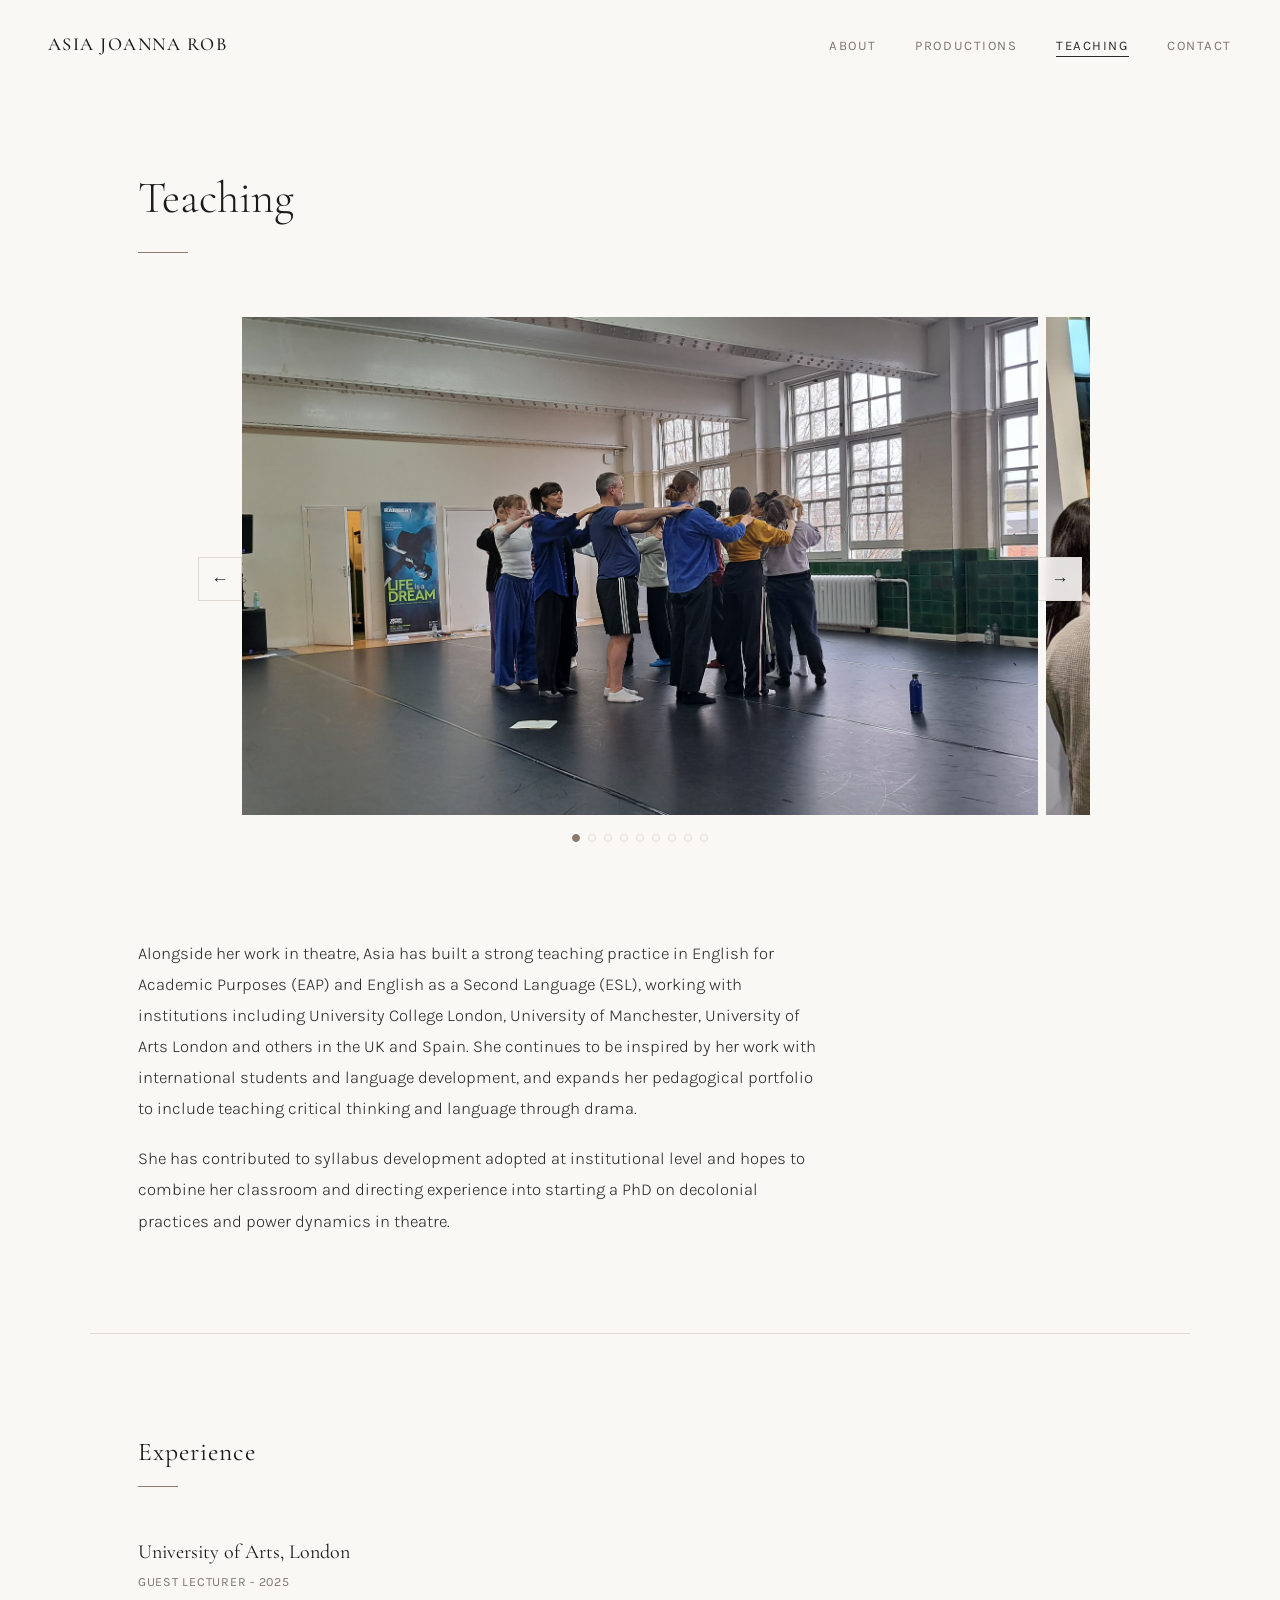
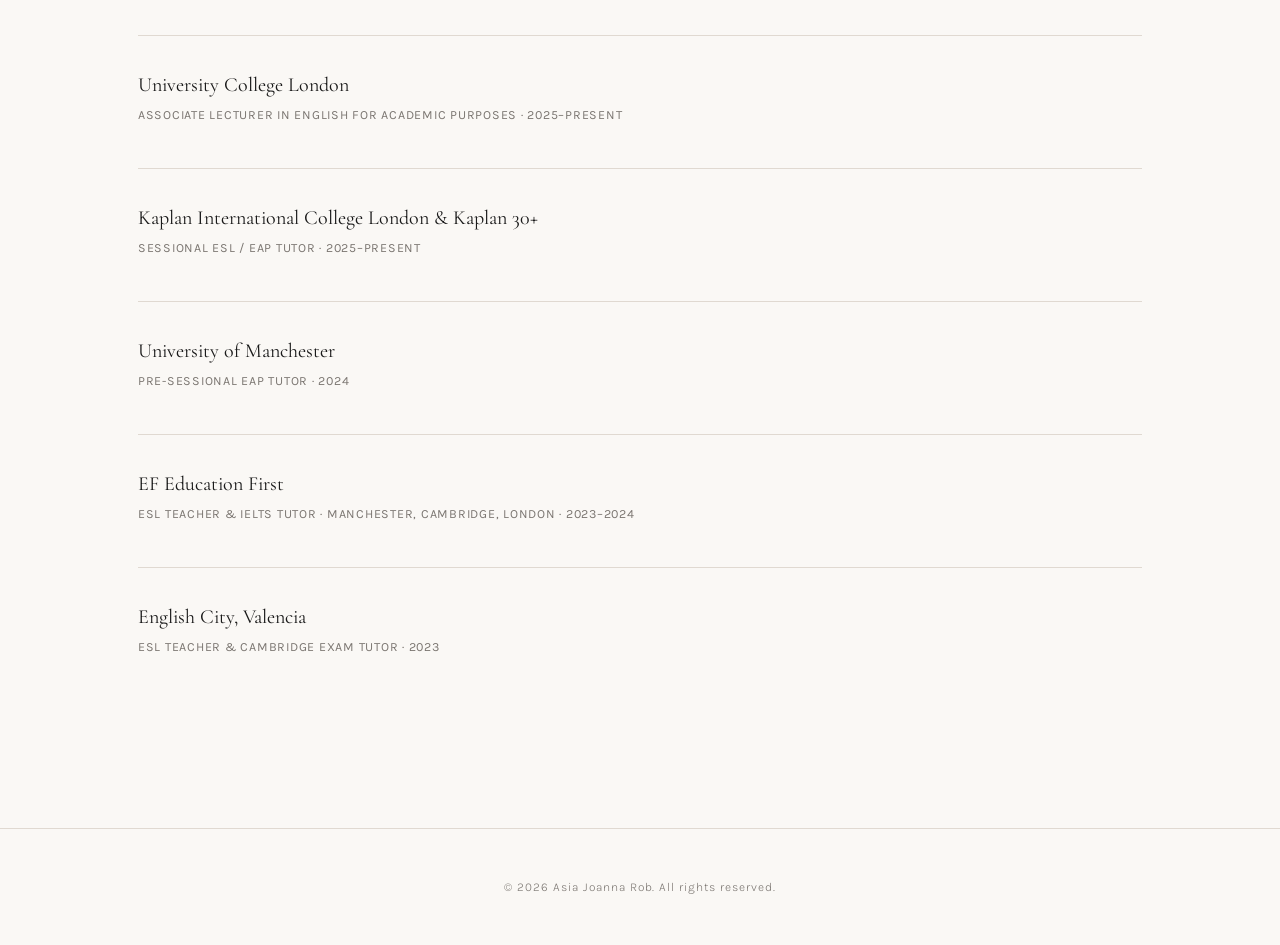
<file: teaching/index.html>
<!DOCTYPE html>
<html lang="en">
<head>
  <meta charset="UTF-8">
  <meta name="viewport" content="width=device-width, initial-scale=1.0">
  <title>Teaching — Asia Joanna Rob</title>
  <style>
/* =========================================
   Asia Joanna Rob — Portfolio
   Aesthetic: Refined theatrical minimalism
   ========================================= */

@import url('https://fonts.googleapis.com/css2?family=Cormorant+Garamond:ital,wght@0,300;0,400;0,500;0,600;1,300;1,400;1,500&family=Karla:wght@300;400;500&display=swap');

:root {
  --cream: #F5F0EB;
  --warm-white: #FAF8F5;
  --charcoal: #2A2A2A;
  --soft-black: #1A1A1A;
  --muted: #7A7570;
  --accent: #8C7B6B;
  --border: #E0D9D1;
  --serif: 'Cormorant Garamond', Georgia, serif;
  --sans: 'Karla', 'Helvetica Neue', sans-serif;
}

*, *::before, *::after {
  margin: 0;
  padding: 0;
  box-sizing: border-box;
}

html {
  scroll-behavior: smooth;
  font-size: 16px;
}

body {
  font-family: var(--sans);
  font-weight: 300;
  color: var(--charcoal);
  background-color: var(--warm-white);
  line-height: 1.7;
  -webkit-font-smoothing: antialiased;
}

::selection {
  background: var(--accent);
  color: var(--warm-white);
}

a {
  color: inherit;
  text-decoration: none;
}

img {
  max-width: 100%;
  display: block;
}

/* ---- NAV ---- */

.site-nav {
  position: fixed;
  top: 0;
  left: 0;
  right: 0;
  z-index: 100;
  padding: 1.8rem 3rem;
  display: flex;
  justify-content: space-between;
  align-items: center;
  background: rgba(250, 248, 245, 0.92);
  backdrop-filter: blur(12px);
  -webkit-backdrop-filter: blur(12px);
  border-bottom: 1px solid transparent;
  transition: border-color 0.4s ease, padding 0.3s ease;
}

.site-nav.scrolled {
  border-bottom-color: var(--border);
  padding: 1.2rem 3rem;
}

.site-nav__name {
  font-family: var(--serif);
  font-size: 1.15rem;
  font-weight: 500;
  letter-spacing: 0.08em;
  text-transform: uppercase;
  color: var(--soft-black);
}

.site-nav__links {
  display: flex;
  gap: 2.4rem;
  list-style: none;
}

.site-nav__links a {
  font-family: var(--sans);
  font-size: 0.82rem;
  font-weight: 400;
  letter-spacing: 0.12em;
  text-transform: uppercase;
  color: var(--muted);
  position: relative;
  transition: color 0.3s ease;
}

.site-nav__links a::after {
  content: '';
  position: absolute;
  bottom: -4px;
  left: 0;
  width: 0;
  height: 1px;
  background: var(--charcoal);
  transition: width 0.3s ease;
}

.site-nav__links a:hover,
.site-nav__links a.active {
  color: var(--charcoal);
}

.site-nav__links a:hover::after,
.site-nav__links a.active::after {
  width: 100%;
}

/* Mobile nav toggle */
.nav-toggle {
  display: none;
  background: none;
  border: none;
  cursor: pointer;
  width: 28px;
  height: 20px;
  position: relative;
}

.nav-toggle span {
  display: block;
  width: 100%;
  height: 1.5px;
  background: var(--charcoal);
  position: absolute;
  left: 0;
  transition: all 0.3s ease;
}

.nav-toggle span:nth-child(1) { top: 0; }
.nav-toggle span:nth-child(2) { top: 50%; transform: translateY(-50%); }
.nav-toggle span:nth-child(3) { bottom: 0; }

.nav-toggle.open span:nth-child(1) {
  top: 50%;
  transform: translateY(-50%) rotate(45deg);
}
.nav-toggle.open span:nth-child(2) { opacity: 0; }
.nav-toggle.open span:nth-child(3) {
  bottom: 50%;
  transform: translateY(50%) rotate(-45deg);
}

/* ---- HERO ---- */

.hero {
  min-height: 100vh;
  display: flex;
  align-items: center;
  justify-content: center;
  padding: 8rem 3rem 4rem;
}

.hero__inner {
  max-width: 1100px;
  width: 100%;
  display: grid;
  grid-template-columns: 1fr 1fr;
  gap: 4rem;
  align-items: center;
}

.hero__image-wrap {
  position: relative;
  overflow: hidden;
}

.hero__image-wrap::before {
  content: '';
  position: absolute;
  top: -8px;
  left: -8px;
  right: 8px;
  bottom: 8px;
  border: 1px solid var(--border);
  z-index: 1;
  pointer-events: none;
}

.hero__image {
  width: 100%;
  aspect-ratio: 3/4;
  object-fit: cover;
  filter: grayscale(10%) contrast(1.02);
  transition: filter 0.6s ease;
}

.hero__image:hover {
  filter: grayscale(0%) contrast(1.05);
}

.hero__text h1 {
  font-family: var(--serif);
  font-size: 3.2rem;
  font-weight: 300;
  line-height: 1.15;
  color: var(--soft-black);
  margin-bottom: 0.4rem;
}

.hero__text .subtitle {
  font-family: var(--sans);
  font-size: 0.85rem;
  font-weight: 400;
  letter-spacing: 0.15em;
  text-transform: uppercase;
  color: var(--muted);
  margin-bottom: 2.5rem;
}

.hero__text .bio {
  font-size: 1rem;
  line-height: 1.85;
  color: var(--charcoal);
  max-width: 480px;
}

.hero__text .bio p + p {
  margin-top: 1.2rem;
}

.hero__text .bio em {
  font-style: italic;
}

/* ---- SECTIONS ---- */

.section {
  padding: 6rem 3rem;
  max-width: 1100px;
  margin: 0 auto;
}

.section--wide {
  max-width: 1200px;
}

.section__heading {
  font-family: var(--serif);
  font-size: 1.6rem;
  font-weight: 400;
  letter-spacing: 0.04em;
  color: var(--soft-black);
  margin-bottom: 3rem;
  position: relative;
  display: inline-block;
}

.section__heading::after {
  content: '';
  display: block;
  width: 40px;
  height: 1px;
  background: var(--accent);
  margin-top: 0.8rem;
}

.divider {
  width: 100%;
  height: 1px;
  background: var(--border);
  max-width: 1100px;
  margin: 0 auto;
}

/* ---- TESTIMONIALS ---- */

.testimonials {
  padding: 6rem 3rem;
  max-width: 900px;
  margin: 0 auto;
}

.testimonial {
  margin-bottom: 4rem;
  padding-bottom: 4rem;
  border-bottom: 1px solid var(--border);
}

.testimonial:last-child {
  border-bottom: none;
  margin-bottom: 0;
  padding-bottom: 0;
}

.testimonial__quote {
  font-family: var(--serif);
  font-size: 1.2rem;
  font-weight: 300;
  font-style: italic;
  line-height: 1.8;
  color: var(--charcoal);
  margin-bottom: 1.5rem;
  position: relative;
  padding-left: 1.5rem;
  border-left: 2px solid var(--border);
}

.testimonial__attribution {
  font-family: var(--sans);
  font-size: 0.82rem;
  font-weight: 500;
  letter-spacing: 0.08em;
  text-transform: uppercase;
  color: var(--accent);
}

.testimonial__role {
  font-family: var(--sans);
  font-size: 0.78rem;
  font-weight: 300;
  color: var(--muted);
  margin-top: 0.2rem;
  text-transform: none;
  letter-spacing: 0.02em;
}

/* ---- PRODUCTIONS ---- */

.productions-grid {
  display: grid;
  grid-template-columns: repeat(auto-fill, minmax(320px, 1fr));
  gap: 2.5rem;
}

.production-card {
  position: relative;
  overflow: hidden;
  background: var(--cream);
  transition: transform 0.3s ease;
}

.production-card:hover {
  transform: translateY(-3px);
}

.production-card__image {
  width: 100%;
  aspect-ratio: 16/10;
  object-fit: cover;
  background: var(--border);
  transition: filter 0.4s ease;
}

.production-card:hover .production-card__image {
  filter: contrast(1.05);
}

.production-card__info {
  padding: 1.5rem;
}

.production-card__title {
  font-family: var(--serif);
  font-size: 1.3rem;
  font-weight: 400;
  font-style: italic;
  color: var(--soft-black);
  margin-bottom: 0.3rem;
}

.production-card__meta {
  font-family: var(--sans);
  font-size: 0.78rem;
  font-weight: 400;
  letter-spacing: 0.06em;
  text-transform: uppercase;
  color: var(--muted);
  line-height: 1.6;
}

.production-card__desc {
  font-size: 0.9rem;
  line-height: 1.7;
  color: var(--charcoal);
  margin-top: 0.8rem;
}

/* Placeholder image state */
.production-card__placeholder {
  width: 100%;
  aspect-ratio: 16/10;
  background: linear-gradient(135deg, var(--cream) 0%, var(--border) 100%);
  display: flex;
  align-items: center;
  justify-content: center;
  font-family: var(--serif);
  font-size: 1rem;
  font-style: italic;
  color: var(--muted);
}

/* ---- CONTACT ---- */

.contact-content {
  max-width: 600px;
}

.contact-content p {
  font-size: 1.05rem;
  line-height: 1.85;
  margin-bottom: 2rem;
}

.contact-content a.email-link {
  font-family: var(--serif);
  font-size: 1.6rem;
  font-weight: 400;
  color: var(--soft-black);
  border-bottom: 1px solid var(--border);
  padding-bottom: 4px;
  transition: border-color 0.3s ease;
  display: inline-block;
}

.contact-content a.email-link:hover {
  border-color: var(--charcoal);
}

.contact-socials {
  margin-top: 3rem;
  display: flex;
  gap: 1.5rem;
}

.contact-socials a {
  font-size: 0.82rem;
  font-weight: 400;
  letter-spacing: 0.1em;
  text-transform: uppercase;
  color: var(--muted);
  transition: color 0.3s ease;
}

.contact-socials a:hover {
  color: var(--charcoal);
}

/* ---- TRAINING LIST ---- */

.training-list {
  display: flex;
  flex-direction: column;
  gap: 0;
}

.training-item {
  padding: 1rem 0;
  border-bottom: 1px solid var(--border);
  display: flex;
  justify-content: space-between;
  align-items: baseline;
  gap: 2rem;
}

.training-item:first-child {
  padding-top: 0;
}

.training-item:last-child {
  border-bottom: none;
}

.training-item__name {
  font-family: var(--sans);
  font-size: 0.95rem;
  font-weight: 400;
  color: var(--charcoal);
}

.training-item__name em {
  font-style: italic;
}

.training-item__detail {
  font-family: var(--sans);
  font-size: 0.8rem;
  font-weight: 300;
  color: var(--muted);
  white-space: nowrap;
}

@media (max-width: 768px) {
  .training-item {
    flex-direction: column;
    gap: 0.2rem;
  }
}

/* ---- CAROUSEL ---- */

.carousel {
  position: relative;
  max-width: 900px;
  margin: 0 auto;
  padding: 0 3rem;
  overflow: hidden;
}

.carousel__track {
  display: flex;
  transition: transform 0.5s ease;
}

.carousel__slide {
  min-width: 100%;
  padding: 0 0.25rem;
}

.carousel__slide img {
  width: 100%;
  aspect-ratio: 16/10;
  object-fit: cover;
  background: var(--cream);
}

.carousel__btn {
  position: absolute;
  top: 50%;
  transform: translateY(-50%);
  width: 44px;
  height: 44px;
  border: 1px solid var(--border);
  background: rgba(250, 248, 245, 0.9);
  backdrop-filter: blur(6px);
  color: var(--charcoal);
  font-size: 1.1rem;
  cursor: pointer;
  display: flex;
  align-items: center;
  justify-content: center;
  transition: background 0.3s ease, border-color 0.3s ease;
  z-index: 2;
}

.carousel__btn:hover {
  background: var(--cream);
  border-color: var(--accent);
}

.carousel__btn--prev { left: 0.5rem; }
.carousel__btn--next { right: 0.5rem; }

.carousel__dots {
  display: flex;
  justify-content: center;
  gap: 0.5rem;
  margin-top: 1.2rem;
}

.carousel__dot {
  width: 8px;
  height: 8px;
  border-radius: 50%;
  border: 1px solid var(--border);
  background: transparent;
  cursor: pointer;
  padding: 0;
  transition: background 0.3s ease, border-color 0.3s ease;
}

.carousel__dot.active {
  background: var(--accent);
  border-color: var(--accent);
}

@media (max-width: 768px) {
  .carousel {
    padding: 0 1.5rem;
  }
  .carousel__btn {
    width: 36px;
    height: 36px;
    font-size: 0.9rem;
  }
  .carousel__btn--prev { left: 0.25rem; }
  .carousel__btn--next { right: 0.25rem; }
}

/* ---- TEACHING ---- */

.teaching-content .bio {
  font-size: 1.05rem;
  line-height: 1.85;
  max-width: 680px;
}

.teaching-content .bio p + p {
  margin-top: 1.2rem;
}

.teaching-list {
  display: flex;
  flex-direction: column;
  gap: 0;
}

.teaching-item {
  padding: 2rem 0;
  border-bottom: 1px solid var(--border);
}

.teaching-item:first-child {
  padding-top: 0;
}

.teaching-item:last-child {
  border-bottom: none;
}

.teaching-item__title {
  font-family: var(--serif);
  font-size: 1.25rem;
  font-weight: 400;
  color: var(--soft-black);
  margin-bottom: 0.2rem;
}

.teaching-item__meta {
  font-family: var(--sans);
  font-size: 0.78rem;
  font-weight: 400;
  letter-spacing: 0.06em;
  text-transform: uppercase;
  color: var(--muted);
  margin-bottom: 0.6rem;
}

.teaching-item__desc {
  font-size: 0.95rem;
  line-height: 1.75;
  color: var(--charcoal);
  max-width: 600px;
}

/* ---- FOOTER ---- */

.site-footer {
  padding: 3rem;
  text-align: center;
  font-size: 0.75rem;
  letter-spacing: 0.08em;
  color: var(--muted);
  border-top: 1px solid var(--border);
  margin-top: 2rem;
}

/* ---- PAGE HEADER (non-home pages) ---- */

.page-header {
  padding: 10rem 3rem 4rem;
  max-width: 1100px;
  margin: 0 auto;
}

.page-header h1 {
  font-family: var(--serif);
  font-size: 2.8rem;
  font-weight: 300;
  color: var(--soft-black);
}

.page-header h1::after {
  content: '';
  display: block;
  width: 50px;
  height: 1px;
  background: var(--accent);
  margin-top: 1rem;
}

/* ---- ANIMATIONS ---- */

.fade-in {
  opacity: 0;
  transform: translateY(20px);
  transition: opacity 0.8s ease, transform 0.8s ease;
}

.fade-in.visible {
  opacity: 1;
  transform: translateY(0);
}

.stagger-1 { transition-delay: 0.1s; }
.stagger-2 { transition-delay: 0.25s; }
.stagger-3 { transition-delay: 0.4s; }
.stagger-4 { transition-delay: 0.55s; }

/* ---- RESPONSIVE ---- */

@media (max-width: 768px) {
  .site-nav {
    padding: 1.4rem 1.5rem;
    backdrop-filter: none;
    -webkit-backdrop-filter: none;
    background: #FAF8F5;
  }

  .site-nav.scrolled {
    padding: 1rem 1.5rem;
  }

  .site-nav__links {
    position: fixed;
    top: 0;
    left: 0;
    right: 0;
    bottom: 0;
    background: var(--warm-white);
    flex-direction: column;
    align-items: center;
    justify-content: center;
    gap: 2rem;
    opacity: 0;
    pointer-events: none;
    transition: opacity 0.3s ease;
    z-index: 9999;
    background: #FAF8F5;
  }

  .site-nav__links.open {
    opacity: 1;
    pointer-events: all;
  }

  .site-nav__links a {
    font-size: 1rem;
    letter-spacing: 0.15em;
  }

  .nav-toggle {
    display: block;
    z-index: 101;
  }

  .hero {
    padding: 7rem 1.5rem 3rem;
    min-height: auto;
  }

  .hero__inner {
    grid-template-columns: 1fr;
    gap: 2.5rem;
  }

  .hero__text h1 {
    font-size: 2.4rem;
  }

  .page-header {
    padding: 8rem 1.5rem 3rem;
  }

  .page-header h1 {
    font-size: 2rem;
  }

  .section,
  .testimonials {
    padding: 4rem 1.5rem;
  }

  .productions-grid {
    grid-template-columns: 1fr;
  }

  .section__heading {
    font-size: 1.35rem;
  }

  .testimonial__quote {
    font-size: 1.05rem;
  }

  .contact-content a.email-link {
    font-size: 1.2rem;
  }
}

@media (max-width: 480px) {
  .hero__text h1 {
    font-size: 2rem;
  }

  .site-nav__name {
    font-size: 0.95rem;
  }
}

</style>
</head>
<body>

  <nav class="site-nav" id="nav">
    <a href="/" class="site-nav__name">Asia Joanna Rob</a>
    <button class="nav-toggle" id="navToggle" aria-label="Toggle menu">
      <span></span><span></span><span></span>
    </button>
    <ul class="site-nav__links" id="navLinks">
      <li><a href="/">About</a></li>
      <li><a href="/productions/">Productions</a></li>
      <li><a href="/teaching/" class="active">Teaching</a></li>
      <li><a href="/contact/">Contact</a></li>
    </ul>
  </nav>

  <header class="page-header">
    <h1 class="fade-in">Teaching</h1>
  </header>

  <!-- PHOTO CAROUSEL -->
  <div class="carousel fade-in stagger-1" id="carousel">
    <div class="carousel__track" id="carouselTrack">
      <div class="carousel__slide">
        <img src="/images/Teaching.jpg" alt="Teaching">
      </div>
      <div class="carousel__slide">
        <img src="/images/IMG-20251018-WA0005.jpg" alt="Group workshop">
      </div>
      <div class="carousel__slide">
        <img src="/images/Teaching 1.jpg" alt="Teaching">
      </div>
      <div class="carousel__slide">
        <img src="/images/IMG-20251018-WA0019.jpg" alt="Workshop participants">
      </div>
      <div class="carousel__slide">
        <img src="/images/20241011_152235.jpg" alt="Class group photo">
      </div>
      <div class="carousel__slide">
        <img src="/images/Teaching 2.jpg" alt="Teaching">
      </div>
      <div class="carousel__slide">
        <img src="/images/thumbnail_IMG_5886.jpg" alt="Group photo">
      </div>
      <div class="carousel__slide">
        <img src="/images/Teaching 4.JPG" alt="Teaching">
      </div>
      <div class="carousel__slide">
        <img src="/images/thumbnail_IMG_4681.jpg" alt="Class group photo">
      </div>
    </div>
    <button class="carousel__btn carousel__btn--prev" id="prevBtn">&#8592;</button>
    <button class="carousel__btn carousel__btn--next" id="nextBtn">&#8594;</button>
    <div class="carousel__dots" id="carouselDots"></div>
  </div>

  <!-- TEACHING INTRO -->
  <section class="section">
    <div class="teaching-content fade-in stagger-1">
      <div class="bio">
        <p>
          Alongside her work in theatre, Asia has built a strong teaching practice in
          English for Academic Purposes (EAP) and English as a Second Language (ESL),
          working with institutions including University College London, University of
          Manchester, University of Arts London and others in the UK and Spain. She
          continues to be inspired by her work with international students and language
          development, and expands her pedagogical portfolio to include teaching critical
          thinking and language through drama.
        </p>
        <p>
          She has contributed to syllabus development adopted at institutional level and
          hopes to combine her classroom and directing experience into starting a PhD on
          decolonial practices and power dynamics in theatre.
        </p>
      </div>
    </div>
  </section>

  <div class="divider"></div>

  <!-- TEACHING EXPERIENCE -->
  <section class="section">
    <h2 class="section__heading fade-in">Experience</h2>

    <div class="teaching-list">

      <div class="teaching-item fade-in">
        <h3 class="teaching-item__title">University of Arts, London </h3>
        <p class="teaching-item__meta">Guest lecturer - 2025 </p>
      </div>

      <div class="teaching-item fade-in">
        <h3 class="teaching-item__title">University College London</h3>
        <p class="teaching-item__meta">Associate Lecturer in English for Academic Purposes &middot; 2025&ndash;Present</p>
      </div>

      <div class="teaching-item fade-in">
        <h3 class="teaching-item__title">Kaplan International College London &amp; Kaplan 30+</h3>
        <p class="teaching-item__meta">Sessional ESL / EAP Tutor &middot; 2025&ndash;Present</p>
      </div>

      <div class="teaching-item fade-in">
        <h3 class="teaching-item__title">University of Manchester</h3>
        <p class="teaching-item__meta">Pre-sessional EAP Tutor &middot; 2024</p>
      </div>

      <div class="teaching-item fade-in">
        <h3 class="teaching-item__title">EF Education First</h3>
        <p class="teaching-item__meta">ESL Teacher &amp; IELTS Tutor &middot; Manchester, Cambridge, London &middot; 2023&ndash;2024</p>
      </div>

      <div class="teaching-item fade-in">
        <h3 class="teaching-item__title">English City, Valencia</h3>
        <p class="teaching-item__meta">ESL Teacher &amp; Cambridge Exam Tutor &middot; 2023</p>
      </div>
    </div>
  </section>

  <footer class="site-footer">
    &copy; 2026 Asia Joanna Rob. All rights reserved.
  </footer>

  <script>
    const nav = document.getElementById('nav');
    window.addEventListener('scroll', () => nav.classList.toggle('scrolled', window.scrollY > 40));
    const toggle = document.getElementById('navToggle');
    const links = document.getElementById('navLinks');
    toggle.addEventListener('click', () => { toggle.classList.toggle('open'); links.classList.toggle('open'); });
    links.querySelectorAll('a').forEach(a => a.addEventListener('click', () => { toggle.classList.remove('open'); links.classList.remove('open'); }));

    // Carousel
    const track = document.getElementById('carouselTrack');
    const slides = track.querySelectorAll('.carousel__slide');
    const dotsContainer = document.getElementById('carouselDots');
    let currentSlide = 0;
    slides.forEach((_, i) => {
      const dot = document.createElement('button');
      dot.className = 'carousel__dot' + (i === 0 ? ' active' : '');
      dot.addEventListener('click', () => goToSlide(i));
      dotsContainer.appendChild(dot);
    });
    function goToSlide(index) {
      currentSlide = index;
      track.style.transform = 'translateX(-' + (index * 100) + '%)';
      dotsContainer.querySelectorAll('.carousel__dot').forEach((d, i) => d.classList.toggle('active', i === index));
    }
    document.getElementById('prevBtn').addEventListener('click', () => goToSlide(currentSlide === 0 ? slides.length - 1 : currentSlide - 1));
    document.getElementById('nextBtn').addEventListener('click', () => goToSlide(currentSlide === slides.length - 1 ? 0 : currentSlide + 1));
    setInterval(() => goToSlide(currentSlide === slides.length - 1 ? 0 : currentSlide + 1), 5000);

    const observer = new IntersectionObserver((entries) => { entries.forEach(entry => { if (entry.isIntersecting) entry.target.classList.add('visible'); }); }, { threshold: 0.15 });
    document.querySelectorAll('.fade-in').forEach(el => observer.observe(el));
  </script>
</body>
</html>
</file>
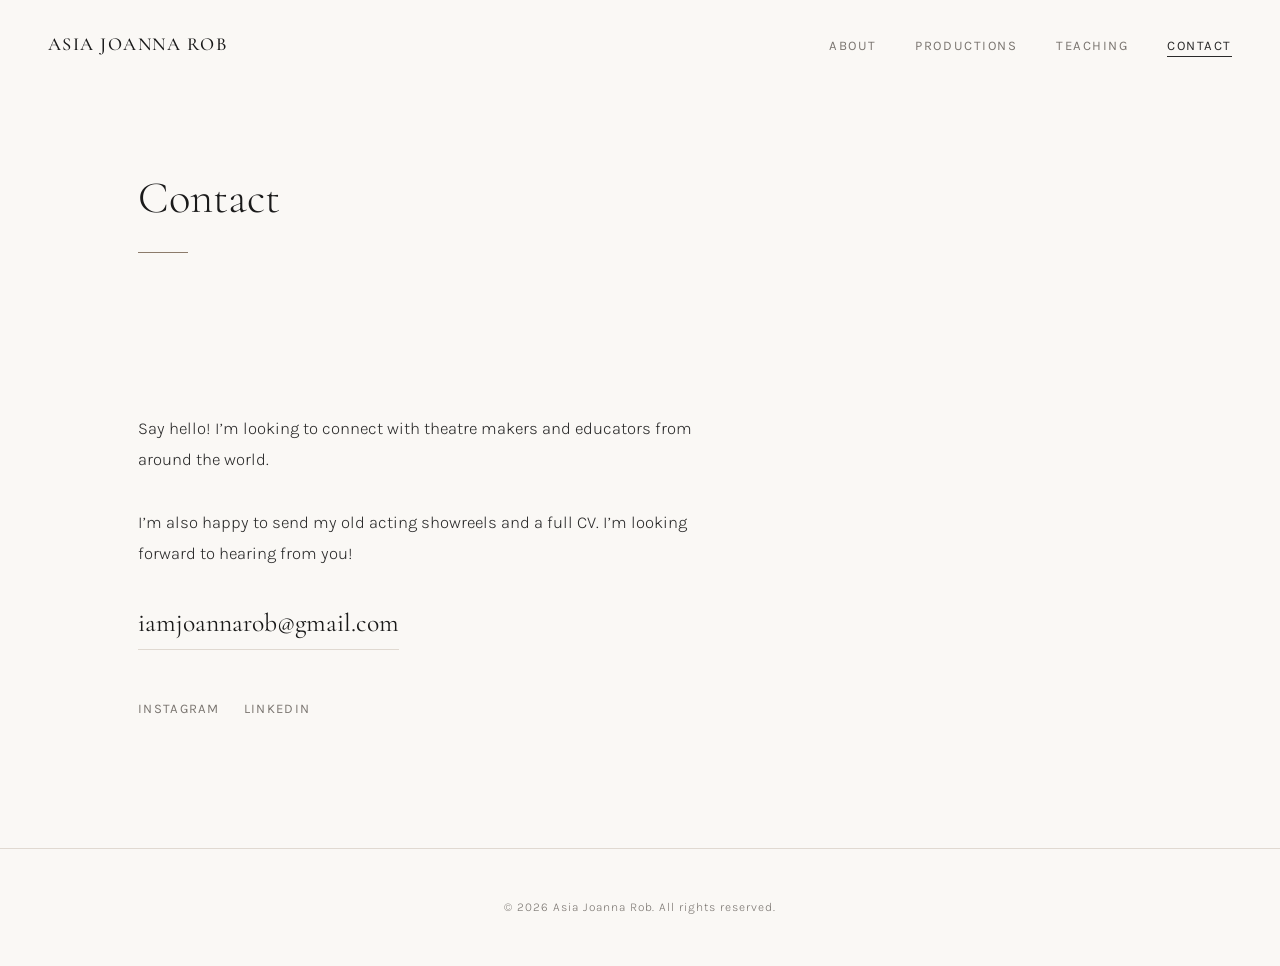
<file: contact (2).html>
<!DOCTYPE html>
<html lang="en">
<head>
  <meta charset="UTF-8">
  <meta name="viewport" content="width=device-width, initial-scale=1.0">
  <title>Contact — Asia Joanna Rob</title>
  <style>
/* =========================================
   Asia Joanna Rob — Portfolio
   Aesthetic: Refined theatrical minimalism
   ========================================= */

@import url('https://fonts.googleapis.com/css2?family=Cormorant+Garamond:ital,wght@0,300;0,400;0,500;0,600;1,300;1,400;1,500&family=Karla:wght@300;400;500&display=swap');

:root {
  --cream: #F5F0EB;
  --warm-white: #FAF8F5;
  --charcoal: #2A2A2A;
  --soft-black: #1A1A1A;
  --muted: #7A7570;
  --accent: #8C7B6B;
  --border: #E0D9D1;
  --serif: 'Cormorant Garamond', Georgia, serif;
  --sans: 'Karla', 'Helvetica Neue', sans-serif;
}

*, *::before, *::after {
  margin: 0;
  padding: 0;
  box-sizing: border-box;
}

html {
  scroll-behavior: smooth;
  font-size: 16px;
}

body {
  font-family: var(--sans);
  font-weight: 300;
  color: var(--charcoal);
  background-color: var(--warm-white);
  line-height: 1.7;
  -webkit-font-smoothing: antialiased;
}

::selection {
  background: var(--accent);
  color: var(--warm-white);
}

a {
  color: inherit;
  text-decoration: none;
}

img {
  max-width: 100%;
  display: block;
}

/* ---- NAV ---- */

.site-nav {
  position: fixed;
  top: 0;
  left: 0;
  right: 0;
  z-index: 100;
  padding: 1.8rem 3rem;
  display: flex;
  justify-content: space-between;
  align-items: center;
  background: rgba(250, 248, 245, 0.92);
  backdrop-filter: blur(12px);
  -webkit-backdrop-filter: blur(12px);
  border-bottom: 1px solid transparent;
  transition: border-color 0.4s ease, padding 0.3s ease;
}

.site-nav.scrolled {
  border-bottom-color: var(--border);
  padding: 1.2rem 3rem;
}

.site-nav__name {
  font-family: var(--serif);
  font-size: 1.15rem;
  font-weight: 500;
  letter-spacing: 0.08em;
  text-transform: uppercase;
  color: var(--soft-black);
}

.site-nav__links {
  display: flex;
  gap: 2.4rem;
  list-style: none;
}

.site-nav__links a {
  font-family: var(--sans);
  font-size: 0.82rem;
  font-weight: 400;
  letter-spacing: 0.12em;
  text-transform: uppercase;
  color: var(--muted);
  position: relative;
  transition: color 0.3s ease;
}

.site-nav__links a::after {
  content: '';
  position: absolute;
  bottom: -4px;
  left: 0;
  width: 0;
  height: 1px;
  background: var(--charcoal);
  transition: width 0.3s ease;
}

.site-nav__links a:hover,
.site-nav__links a.active {
  color: var(--charcoal);
}

.site-nav__links a:hover::after,
.site-nav__links a.active::after {
  width: 100%;
}

/* Mobile nav toggle */
.nav-toggle {
  display: none;
  background: none;
  border: none;
  cursor: pointer;
  width: 28px;
  height: 20px;
  position: relative;
}

.nav-toggle span {
  display: block;
  width: 100%;
  height: 1.5px;
  background: var(--charcoal);
  position: absolute;
  left: 0;
  transition: all 0.3s ease;
}

.nav-toggle span:nth-child(1) { top: 0; }
.nav-toggle span:nth-child(2) { top: 50%; transform: translateY(-50%); }
.nav-toggle span:nth-child(3) { bottom: 0; }

.nav-toggle.open span:nth-child(1) {
  top: 50%;
  transform: translateY(-50%) rotate(45deg);
}
.nav-toggle.open span:nth-child(2) { opacity: 0; }
.nav-toggle.open span:nth-child(3) {
  bottom: 50%;
  transform: translateY(50%) rotate(-45deg);
}

/* ---- HERO ---- */

.hero {
  min-height: 100vh;
  display: flex;
  align-items: center;
  justify-content: center;
  padding: 8rem 3rem 4rem;
}

.hero__inner {
  max-width: 1100px;
  width: 100%;
  display: grid;
  grid-template-columns: 1fr 1fr;
  gap: 4rem;
  align-items: center;
}

.hero__image-wrap {
  position: relative;
  overflow: hidden;
}

.hero__image-wrap::before {
  content: '';
  position: absolute;
  top: -8px;
  left: -8px;
  right: 8px;
  bottom: 8px;
  border: 1px solid var(--border);
  z-index: 1;
  pointer-events: none;
}

.hero__image {
  width: 100%;
  aspect-ratio: 3/4;
  object-fit: cover;
  filter: grayscale(10%) contrast(1.02);
  transition: filter 0.6s ease;
}

.hero__image:hover {
  filter: grayscale(0%) contrast(1.05);
}

.hero__text h1 {
  font-family: var(--serif);
  font-size: 3.2rem;
  font-weight: 300;
  line-height: 1.15;
  color: var(--soft-black);
  margin-bottom: 0.4rem;
}

.hero__text .subtitle {
  font-family: var(--sans);
  font-size: 0.85rem;
  font-weight: 400;
  letter-spacing: 0.15em;
  text-transform: uppercase;
  color: var(--muted);
  margin-bottom: 2.5rem;
}

.hero__text .bio {
  font-size: 1rem;
  line-height: 1.85;
  color: var(--charcoal);
  max-width: 480px;
}

.hero__text .bio p + p {
  margin-top: 1.2rem;
}

.hero__text .bio em {
  font-style: italic;
}

/* ---- SECTIONS ---- */

.section {
  padding: 6rem 3rem;
  max-width: 1100px;
  margin: 0 auto;
}

.section--wide {
  max-width: 1200px;
}

.section__heading {
  font-family: var(--serif);
  font-size: 1.6rem;
  font-weight: 400;
  letter-spacing: 0.04em;
  color: var(--soft-black);
  margin-bottom: 3rem;
  position: relative;
  display: inline-block;
}

.section__heading::after {
  content: '';
  display: block;
  width: 40px;
  height: 1px;
  background: var(--accent);
  margin-top: 0.8rem;
}

.divider {
  width: 100%;
  height: 1px;
  background: var(--border);
  max-width: 1100px;
  margin: 0 auto;
}

/* ---- TESTIMONIALS ---- */

.testimonials {
  padding: 6rem 3rem;
  max-width: 900px;
  margin: 0 auto;
}

.testimonial {
  margin-bottom: 4rem;
  padding-bottom: 4rem;
  border-bottom: 1px solid var(--border);
}

.testimonial:last-child {
  border-bottom: none;
  margin-bottom: 0;
  padding-bottom: 0;
}

.testimonial__quote {
  font-family: var(--serif);
  font-size: 1.2rem;
  font-weight: 300;
  font-style: italic;
  line-height: 1.8;
  color: var(--charcoal);
  margin-bottom: 1.5rem;
  position: relative;
  padding-left: 1.5rem;
  border-left: 2px solid var(--border);
}

.testimonial__attribution {
  font-family: var(--sans);
  font-size: 0.82rem;
  font-weight: 500;
  letter-spacing: 0.08em;
  text-transform: uppercase;
  color: var(--accent);
}

.testimonial__role {
  font-family: var(--sans);
  font-size: 0.78rem;
  font-weight: 300;
  color: var(--muted);
  margin-top: 0.2rem;
  text-transform: none;
  letter-spacing: 0.02em;
}

/* ---- PRODUCTIONS ---- */

.productions-grid {
  display: grid;
  grid-template-columns: repeat(auto-fill, minmax(320px, 1fr));
  gap: 2.5rem;
}

.production-card {
  position: relative;
  overflow: hidden;
  background: var(--cream);
  transition: transform 0.3s ease;
}

.production-card:hover {
  transform: translateY(-3px);
}

.production-card__image {
  width: 100%;
  aspect-ratio: 16/10;
  object-fit: cover;
  background: var(--border);
  transition: filter 0.4s ease;
}

.production-card:hover .production-card__image {
  filter: contrast(1.05);
}

.production-card__info {
  padding: 1.5rem;
}

.production-card__title {
  font-family: var(--serif);
  font-size: 1.3rem;
  font-weight: 400;
  font-style: italic;
  color: var(--soft-black);
  margin-bottom: 0.3rem;
}

.production-card__meta {
  font-family: var(--sans);
  font-size: 0.78rem;
  font-weight: 400;
  letter-spacing: 0.06em;
  text-transform: uppercase;
  color: var(--muted);
  line-height: 1.6;
}

.production-card__desc {
  font-size: 0.9rem;
  line-height: 1.7;
  color: var(--charcoal);
  margin-top: 0.8rem;
}

/* Placeholder image state */
.production-card__placeholder {
  width: 100%;
  aspect-ratio: 16/10;
  background: linear-gradient(135deg, var(--cream) 0%, var(--border) 100%);
  display: flex;
  align-items: center;
  justify-content: center;
  font-family: var(--serif);
  font-size: 1rem;
  font-style: italic;
  color: var(--muted);
}

/* ---- CONTACT ---- */

.contact-content {
  max-width: 600px;
}

.contact-content p {
  font-size: 1.05rem;
  line-height: 1.85;
  margin-bottom: 2rem;
}

.contact-content a.email-link {
  font-family: var(--serif);
  font-size: 1.6rem;
  font-weight: 400;
  color: var(--soft-black);
  border-bottom: 1px solid var(--border);
  padding-bottom: 4px;
  transition: border-color 0.3s ease;
  display: inline-block;
}

.contact-content a.email-link:hover {
  border-color: var(--charcoal);
}

.contact-socials {
  margin-top: 3rem;
  display: flex;
  gap: 1.5rem;
}

.contact-socials a {
  font-size: 0.82rem;
  font-weight: 400;
  letter-spacing: 0.1em;
  text-transform: uppercase;
  color: var(--muted);
  transition: color 0.3s ease;
}

.contact-socials a:hover {
  color: var(--charcoal);
}

/* ---- TRAINING LIST ---- */

.training-list {
  display: flex;
  flex-direction: column;
  gap: 0;
}

.training-item {
  padding: 1rem 0;
  border-bottom: 1px solid var(--border);
  display: flex;
  justify-content: space-between;
  align-items: baseline;
  gap: 2rem;
}

.training-item:first-child {
  padding-top: 0;
}

.training-item:last-child {
  border-bottom: none;
}

.training-item__name {
  font-family: var(--sans);
  font-size: 0.95rem;
  font-weight: 400;
  color: var(--charcoal);
}

.training-item__name em {
  font-style: italic;
}

.training-item__detail {
  font-family: var(--sans);
  font-size: 0.8rem;
  font-weight: 300;
  color: var(--muted);
  white-space: nowrap;
}

@media (max-width: 768px) {
  .training-item {
    flex-direction: column;
    gap: 0.2rem;
  }
}

/* ---- CAROUSEL ---- */

.carousel {
  position: relative;
  max-width: 900px;
  margin: 0 auto;
  padding: 0 3rem;
  overflow: hidden;
}

.carousel__track {
  display: flex;
  transition: transform 0.5s ease;
}

.carousel__slide {
  min-width: 100%;
  padding: 0 0.25rem;
}

.carousel__slide img {
  width: 100%;
  aspect-ratio: 16/10;
  object-fit: cover;
  background: var(--cream);
}

.carousel__btn {
  position: absolute;
  top: 50%;
  transform: translateY(-50%);
  width: 44px;
  height: 44px;
  border: 1px solid var(--border);
  background: rgba(250, 248, 245, 0.9);
  backdrop-filter: blur(6px);
  color: var(--charcoal);
  font-size: 1.1rem;
  cursor: pointer;
  display: flex;
  align-items: center;
  justify-content: center;
  transition: background 0.3s ease, border-color 0.3s ease;
  z-index: 2;
}

.carousel__btn:hover {
  background: var(--cream);
  border-color: var(--accent);
}

.carousel__btn--prev { left: 0.5rem; }
.carousel__btn--next { right: 0.5rem; }

.carousel__dots {
  display: flex;
  justify-content: center;
  gap: 0.5rem;
  margin-top: 1.2rem;
}

.carousel__dot {
  width: 8px;
  height: 8px;
  border-radius: 50%;
  border: 1px solid var(--border);
  background: transparent;
  cursor: pointer;
  padding: 0;
  transition: background 0.3s ease, border-color 0.3s ease;
}

.carousel__dot.active {
  background: var(--accent);
  border-color: var(--accent);
}

@media (max-width: 768px) {
  .carousel {
    padding: 0 1.5rem;
  }
  .carousel__btn {
    width: 36px;
    height: 36px;
    font-size: 0.9rem;
  }
  .carousel__btn--prev { left: 0.25rem; }
  .carousel__btn--next { right: 0.25rem; }
}

/* ---- TEACHING ---- */

.teaching-content .bio {
  font-size: 1.05rem;
  line-height: 1.85;
  max-width: 680px;
}

.teaching-content .bio p + p {
  margin-top: 1.2rem;
}

.teaching-list {
  display: flex;
  flex-direction: column;
  gap: 0;
}

.teaching-item {
  padding: 2rem 0;
  border-bottom: 1px solid var(--border);
}

.teaching-item:first-child {
  padding-top: 0;
}

.teaching-item:last-child {
  border-bottom: none;
}

.teaching-item__title {
  font-family: var(--serif);
  font-size: 1.25rem;
  font-weight: 400;
  color: var(--soft-black);
  margin-bottom: 0.2rem;
}

.teaching-item__meta {
  font-family: var(--sans);
  font-size: 0.78rem;
  font-weight: 400;
  letter-spacing: 0.06em;
  text-transform: uppercase;
  color: var(--muted);
  margin-bottom: 0.6rem;
}

.teaching-item__desc {
  font-size: 0.95rem;
  line-height: 1.75;
  color: var(--charcoal);
  max-width: 600px;
}

/* ---- FOOTER ---- */

.site-footer {
  padding: 3rem;
  text-align: center;
  font-size: 0.75rem;
  letter-spacing: 0.08em;
  color: var(--muted);
  border-top: 1px solid var(--border);
  margin-top: 2rem;
}

/* ---- PAGE HEADER (non-home pages) ---- */

.page-header {
  padding: 10rem 3rem 4rem;
  max-width: 1100px;
  margin: 0 auto;
}

.page-header h1 {
  font-family: var(--serif);
  font-size: 2.8rem;
  font-weight: 300;
  color: var(--soft-black);
}

.page-header h1::after {
  content: '';
  display: block;
  width: 50px;
  height: 1px;
  background: var(--accent);
  margin-top: 1rem;
}

/* ---- ANIMATIONS ---- */

.fade-in {
  opacity: 0;
  transform: translateY(20px);
  transition: opacity 0.8s ease, transform 0.8s ease;
}

.fade-in.visible {
  opacity: 1;
  transform: translateY(0);
}

.stagger-1 { transition-delay: 0.1s; }
.stagger-2 { transition-delay: 0.25s; }
.stagger-3 { transition-delay: 0.4s; }
.stagger-4 { transition-delay: 0.55s; }

/* ---- RESPONSIVE ---- */

@media (max-width: 768px) {
  .site-nav {
    padding: 1.4rem 1.5rem;
  }

  .site-nav.scrolled {
    padding: 1rem 1.5rem;
  }

  .site-nav__links {
    position: fixed;
    top: 0;
    left: 0;
    right: 0;
    bottom: 0;
    background: var(--warm-white);
    flex-direction: column;
    align-items: center;
    justify-content: center;
    gap: 2rem;
    opacity: 0;
    pointer-events: none;
    transition: opacity 0.3s ease;
  }

  .site-nav__links.open {
    opacity: 1;
    pointer-events: all;
  }

  .site-nav__links a {
    font-size: 1rem;
    letter-spacing: 0.15em;
  }

  .nav-toggle {
    display: block;
    z-index: 101;
  }

  .hero {
    padding: 7rem 1.5rem 3rem;
    min-height: auto;
  }

  .hero__inner {
    grid-template-columns: 1fr;
    gap: 2.5rem;
  }

  .hero__text h1 {
    font-size: 2.4rem;
  }

  .page-header {
    padding: 8rem 1.5rem 3rem;
  }

  .page-header h1 {
    font-size: 2rem;
  }

  .section,
  .testimonials {
    padding: 4rem 1.5rem;
  }

  .productions-grid {
    grid-template-columns: 1fr;
  }

  .section__heading {
    font-size: 1.35rem;
  }

  .testimonial__quote {
    font-size: 1.05rem;
  }

  .contact-content a.email-link {
    font-size: 1.2rem;
  }
}

@media (max-width: 480px) {
  .hero__text h1 {
    font-size: 2rem;
  }

  .site-nav__name {
    font-size: 0.95rem;
  }
}

</style>
</head>
<body>

  <nav class="site-nav" id="nav">
    <a href="index.html" class="site-nav__name">Asia Joanna Rob</a>
    <button class="nav-toggle" id="navToggle" aria-label="Toggle menu">
      <span></span><span></span><span></span>
    </button>
    <ul class="site-nav__links" id="navLinks">
      <li><a href="index.html">About</a></li>
      <li><a href="productions.html">Productions</a></li>
      <li><a href="teaching.html">Teaching</a></li>
      <li><a href="contact.html" class="active">Contact</a></li>
    </ul>
  </nav>

  <header class="page-header">
    <h1 class="fade-in">Contact</h1>
  </header>

  <section class="section">
    <div class="contact-content fade-in stagger-1">
      <p>
        Say hello! I&rsquo;m looking to connect with theatre makers and educators
        from around the world.
      </p>
      <p>
        I&rsquo;m also happy to send my old acting showreels and a full CV.
        I&rsquo;m looking forward to hearing from you!
      </p>

      <a href="mailto:iamjoannarob@gmail.com" class="email-link">iamjoannarob@gmail.com</a>

      <div class="contact-socials">
        <a href="https://www.instagram.com/iamjoannarob/" target="_blank" rel="noopener">Instagram</a>
        <a href="https://www.linkedin.com/in/joannarob/" target="_blank" rel="noopener">LinkedIn</a>
      </div>
    </div>
  </section>

  <footer class="site-footer">
    &copy; 2026 Asia Joanna Rob. All rights reserved.
  </footer>

  <script>
    const nav = document.getElementById('nav');
    window.addEventListener('scroll', () => nav.classList.toggle('scrolled', window.scrollY > 40));
    const toggle = document.getElementById('navToggle');
    const links = document.getElementById('navLinks');
    toggle.addEventListener('click', () => { toggle.classList.toggle('open'); links.classList.toggle('open'); });
    links.querySelectorAll('a').forEach(a => a.addEventListener('click', () => { toggle.classList.remove('open'); links.classList.remove('open'); }));
    const observer = new IntersectionObserver((entries) => { entries.forEach(entry => { if (entry.isIntersecting) entry.target.classList.add('visible'); }); }, { threshold: 0.15 });
    document.querySelectorAll('.fade-in').forEach(el => observer.observe(el));
  </script>
</body>
</html>
</file>
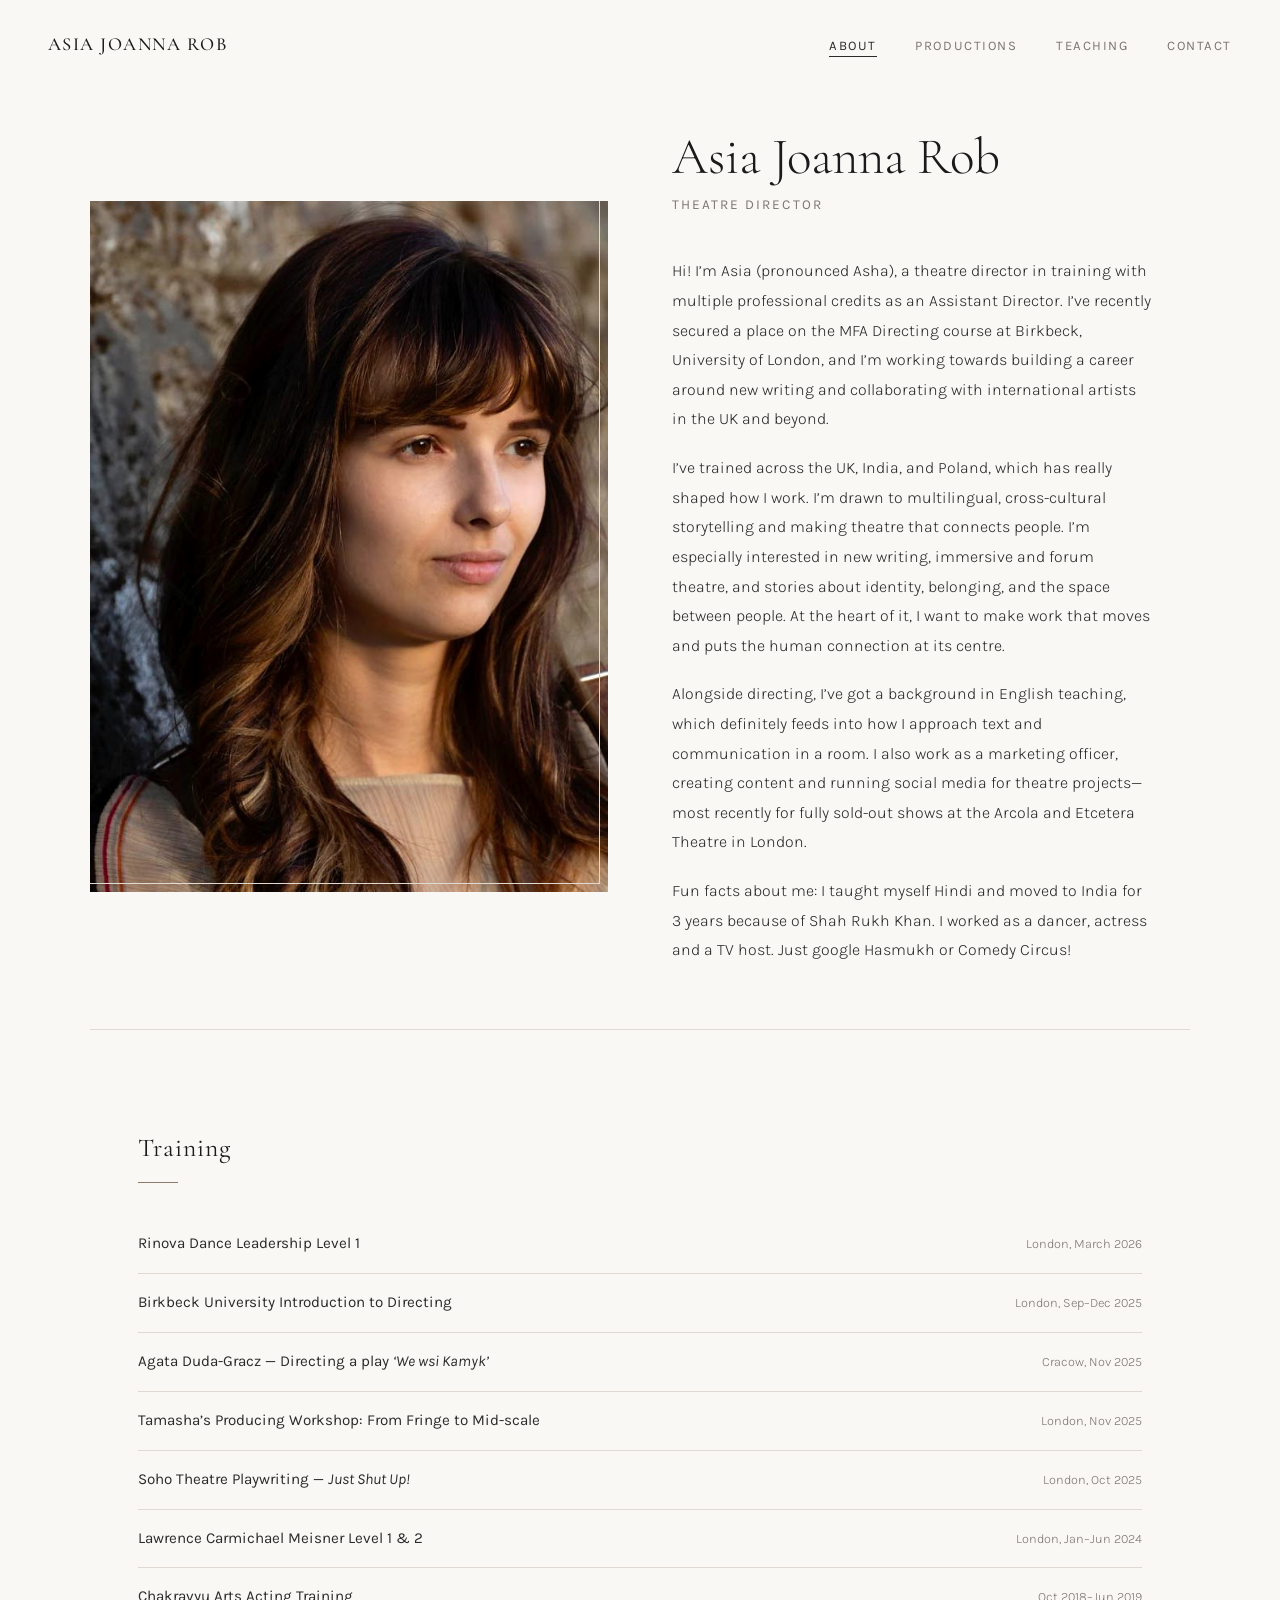
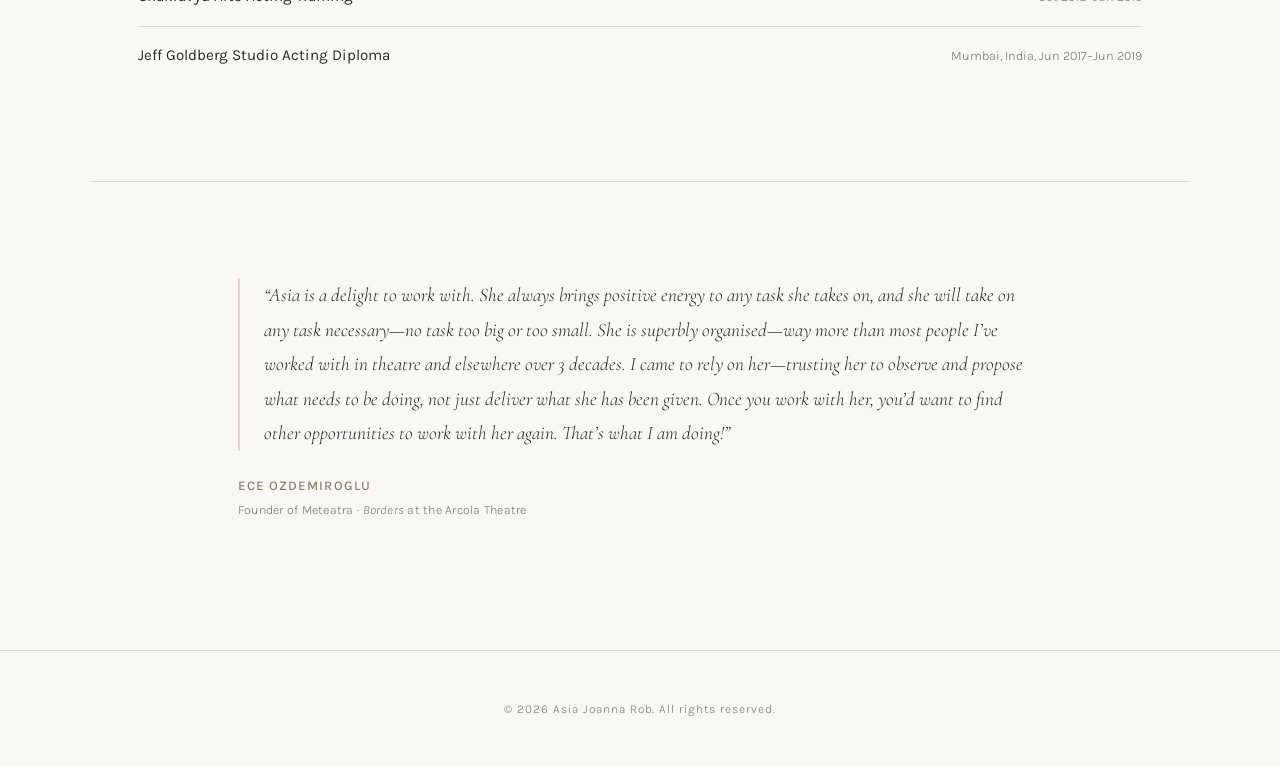
<file: index (4).html>
<!DOCTYPE html>
<html lang="en">
<head>
  <meta charset="UTF-8">
  <meta name="viewport" content="width=device-width, initial-scale=1.0">
  <title>Asia Joanna Rob — Theatre Director</title>
  <style>
/* =========================================
   Asia Joanna Rob — Portfolio
   Aesthetic: Refined theatrical minimalism
   ========================================= */

@import url('https://fonts.googleapis.com/css2?family=Cormorant+Garamond:ital,wght@0,300;0,400;0,500;0,600;1,300;1,400;1,500&family=Karla:wght@300;400;500&display=swap');

:root {
  --cream: #F5F0EB;
  --warm-white: #FAF8F5;
  --charcoal: #2A2A2A;
  --soft-black: #1A1A1A;
  --muted: #7A7570;
  --accent: #8C7B6B;
  --border: #E0D9D1;
  --serif: 'Cormorant Garamond', Georgia, serif;
  --sans: 'Karla', 'Helvetica Neue', sans-serif;
}

*, *::before, *::after {
  margin: 0;
  padding: 0;
  box-sizing: border-box;
}

html {
  scroll-behavior: smooth;
  font-size: 16px;
}

body {
  font-family: var(--sans);
  font-weight: 300;
  color: var(--charcoal);
  background-color: var(--warm-white);
  line-height: 1.7;
  -webkit-font-smoothing: antialiased;
}

::selection {
  background: var(--accent);
  color: var(--warm-white);
}

a {
  color: inherit;
  text-decoration: none;
}

img {
  max-width: 100%;
  display: block;
}

/* ---- NAV ---- */

.site-nav {
  position: fixed;
  top: 0;
  left: 0;
  right: 0;
  z-index: 100;
  padding: 1.8rem 3rem;
  display: flex;
  justify-content: space-between;
  align-items: center;
  background: rgba(250, 248, 245, 0.92);
  backdrop-filter: blur(12px);
  -webkit-backdrop-filter: blur(12px);
  border-bottom: 1px solid transparent;
  transition: border-color 0.4s ease, padding 0.3s ease;
}

.site-nav.scrolled {
  border-bottom-color: var(--border);
  padding: 1.2rem 3rem;
}

.site-nav__name {
  font-family: var(--serif);
  font-size: 1.15rem;
  font-weight: 500;
  letter-spacing: 0.08em;
  text-transform: uppercase;
  color: var(--soft-black);
}

.site-nav__links {
  display: flex;
  gap: 2.4rem;
  list-style: none;
}

.site-nav__links a {
  font-family: var(--sans);
  font-size: 0.82rem;
  font-weight: 400;
  letter-spacing: 0.12em;
  text-transform: uppercase;
  color: var(--muted);
  position: relative;
  transition: color 0.3s ease;
}

.site-nav__links a::after {
  content: '';
  position: absolute;
  bottom: -4px;
  left: 0;
  width: 0;
  height: 1px;
  background: var(--charcoal);
  transition: width 0.3s ease;
}

.site-nav__links a:hover,
.site-nav__links a.active {
  color: var(--charcoal);
}

.site-nav__links a:hover::after,
.site-nav__links a.active::after {
  width: 100%;
}

/* Mobile nav toggle */
.nav-toggle {
  display: none;
  background: none;
  border: none;
  cursor: pointer;
  width: 28px;
  height: 20px;
  position: relative;
}

.nav-toggle span {
  display: block;
  width: 100%;
  height: 1.5px;
  background: var(--charcoal);
  position: absolute;
  left: 0;
  transition: all 0.3s ease;
}

.nav-toggle span:nth-child(1) { top: 0; }
.nav-toggle span:nth-child(2) { top: 50%; transform: translateY(-50%); }
.nav-toggle span:nth-child(3) { bottom: 0; }

.nav-toggle.open span:nth-child(1) {
  top: 50%;
  transform: translateY(-50%) rotate(45deg);
}
.nav-toggle.open span:nth-child(2) { opacity: 0; }
.nav-toggle.open span:nth-child(3) {
  bottom: 50%;
  transform: translateY(50%) rotate(-45deg);
}

/* ---- HERO ---- */

.hero {
  min-height: 100vh;
  display: flex;
  align-items: center;
  justify-content: center;
  padding: 8rem 3rem 4rem;
}

.hero__inner {
  max-width: 1100px;
  width: 100%;
  display: grid;
  grid-template-columns: 1fr 1fr;
  gap: 4rem;
  align-items: center;
}

.hero__image-wrap {
  position: relative;
  overflow: hidden;
}

.hero__image-wrap::before {
  content: '';
  position: absolute;
  top: -8px;
  left: -8px;
  right: 8px;
  bottom: 8px;
  border: 1px solid var(--border);
  z-index: 1;
  pointer-events: none;
}

.hero__image {
  width: 100%;
  aspect-ratio: 3/4;
  object-fit: cover;
  filter: grayscale(10%) contrast(1.02);
  transition: filter 0.6s ease;
}

.hero__image:hover {
  filter: grayscale(0%) contrast(1.05);
}

.hero__text h1 {
  font-family: var(--serif);
  font-size: 3.2rem;
  font-weight: 300;
  line-height: 1.15;
  color: var(--soft-black);
  margin-bottom: 0.4rem;
}

.hero__text .subtitle {
  font-family: var(--sans);
  font-size: 0.85rem;
  font-weight: 400;
  letter-spacing: 0.15em;
  text-transform: uppercase;
  color: var(--muted);
  margin-bottom: 2.5rem;
}

.hero__text .bio {
  font-size: 1rem;
  line-height: 1.85;
  color: var(--charcoal);
  max-width: 480px;
}

.hero__text .bio p + p {
  margin-top: 1.2rem;
}

.hero__text .bio em {
  font-style: italic;
}

/* ---- SECTIONS ---- */

.section {
  padding: 6rem 3rem;
  max-width: 1100px;
  margin: 0 auto;
}

.section--wide {
  max-width: 1200px;
}

.section__heading {
  font-family: var(--serif);
  font-size: 1.6rem;
  font-weight: 400;
  letter-spacing: 0.04em;
  color: var(--soft-black);
  margin-bottom: 3rem;
  position: relative;
  display: inline-block;
}

.section__heading::after {
  content: '';
  display: block;
  width: 40px;
  height: 1px;
  background: var(--accent);
  margin-top: 0.8rem;
}

.divider {
  width: 100%;
  height: 1px;
  background: var(--border);
  max-width: 1100px;
  margin: 0 auto;
}

/* ---- TESTIMONIALS ---- */

.testimonials {
  padding: 6rem 3rem;
  max-width: 900px;
  margin: 0 auto;
}

.testimonial {
  margin-bottom: 4rem;
  padding-bottom: 4rem;
  border-bottom: 1px solid var(--border);
}

.testimonial:last-child {
  border-bottom: none;
  margin-bottom: 0;
  padding-bottom: 0;
}

.testimonial__quote {
  font-family: var(--serif);
  font-size: 1.2rem;
  font-weight: 300;
  font-style: italic;
  line-height: 1.8;
  color: var(--charcoal);
  margin-bottom: 1.5rem;
  position: relative;
  padding-left: 1.5rem;
  border-left: 2px solid var(--border);
}

.testimonial__attribution {
  font-family: var(--sans);
  font-size: 0.82rem;
  font-weight: 500;
  letter-spacing: 0.08em;
  text-transform: uppercase;
  color: var(--accent);
}

.testimonial__role {
  font-family: var(--sans);
  font-size: 0.78rem;
  font-weight: 300;
  color: var(--muted);
  margin-top: 0.2rem;
  text-transform: none;
  letter-spacing: 0.02em;
}

/* ---- PRODUCTIONS ---- */

.productions-grid {
  display: grid;
  grid-template-columns: repeat(auto-fill, minmax(320px, 1fr));
  gap: 2.5rem;
}

.production-card {
  position: relative;
  overflow: hidden;
  background: var(--cream);
  transition: transform 0.3s ease;
}

.production-card:hover {
  transform: translateY(-3px);
}

.production-card__image {
  width: 100%;
  aspect-ratio: 16/10;
  object-fit: cover;
  background: var(--border);
  transition: filter 0.4s ease;
}

.production-card:hover .production-card__image {
  filter: contrast(1.05);
}

.production-card__info {
  padding: 1.5rem;
}

.production-card__title {
  font-family: var(--serif);
  font-size: 1.3rem;
  font-weight: 400;
  font-style: italic;
  color: var(--soft-black);
  margin-bottom: 0.3rem;
}

.production-card__meta {
  font-family: var(--sans);
  font-size: 0.78rem;
  font-weight: 400;
  letter-spacing: 0.06em;
  text-transform: uppercase;
  color: var(--muted);
  line-height: 1.6;
}

.production-card__desc {
  font-size: 0.9rem;
  line-height: 1.7;
  color: var(--charcoal);
  margin-top: 0.8rem;
}

/* Placeholder image state */
.production-card__placeholder {
  width: 100%;
  aspect-ratio: 16/10;
  background: linear-gradient(135deg, var(--cream) 0%, var(--border) 100%);
  display: flex;
  align-items: center;
  justify-content: center;
  font-family: var(--serif);
  font-size: 1rem;
  font-style: italic;
  color: var(--muted);
}

/* ---- CARD CAROUSEL (mini, inside production cards) ---- */

.card-carousel {
  position: relative;
  overflow: hidden;
}

.card-carousel__track {
  display: flex;
  transition: transform 0.4s ease;
}

.card-carousel__slide {
  min-width: 100%;
}

.card-carousel__slide img {
  width: 100%;
  aspect-ratio: 16/10;
  object-fit: cover;
  background: var(--cream);
}

.card-carousel__btn {
  position: absolute;
  top: 50%;
  transform: translateY(-50%);
  width: 32px;
  height: 32px;
  border: 1px solid rgba(224, 217, 209, 0.7);
  background: rgba(250, 248, 245, 0.85);
  backdrop-filter: blur(4px);
  color: var(--charcoal);
  font-size: 0.85rem;
  cursor: pointer;
  display: flex;
  align-items: center;
  justify-content: center;
  transition: background 0.3s ease, opacity 0.3s ease;
  z-index: 2;
  opacity: 0;
}

.card-carousel:hover .card-carousel__btn {
  opacity: 1;
}

.card-carousel__btn:hover {
  background: var(--cream);
}

.card-carousel__btn--prev { left: 0.4rem; }
.card-carousel__btn--next { right: 0.4rem; }

.card-carousel__dots {
  position: absolute;
  bottom: 0.6rem;
  left: 0;
  right: 0;
  display: flex;
  justify-content: center;
  gap: 0.35rem;
  z-index: 2;
}

.card-carousel__dot {
  width: 6px;
  height: 6px;
  border-radius: 50%;
  border: 1px solid rgba(255,255,255,0.6);
  background: transparent;
  cursor: pointer;
  padding: 0;
  transition: background 0.3s ease;
}

.card-carousel__dot.active {
  background: rgba(255,255,255,0.9);
  border-color: rgba(255,255,255,0.9);
}

/* ---- CONTACT ---- */

.contact-content {
  max-width: 600px;
}

.contact-content p {
  font-size: 1.05rem;
  line-height: 1.85;
  margin-bottom: 2rem;
}

.contact-content a.email-link {
  font-family: var(--serif);
  font-size: 1.6rem;
  font-weight: 400;
  color: var(--soft-black);
  border-bottom: 1px solid var(--border);
  padding-bottom: 4px;
  transition: border-color 0.3s ease;
  display: inline-block;
}

.contact-content a.email-link:hover {
  border-color: var(--charcoal);
}

.contact-socials {
  margin-top: 3rem;
  display: flex;
  gap: 1.5rem;
}

.contact-socials a {
  font-size: 0.82rem;
  font-weight: 400;
  letter-spacing: 0.1em;
  text-transform: uppercase;
  color: var(--muted);
  transition: color 0.3s ease;
}

.contact-socials a:hover {
  color: var(--charcoal);
}

/* ---- TRAINING LIST ---- */

.training-list {
  display: flex;
  flex-direction: column;
  gap: 0;
}

.training-item {
  padding: 1rem 0;
  border-bottom: 1px solid var(--border);
  display: flex;
  justify-content: space-between;
  align-items: baseline;
  gap: 2rem;
}

.training-item:first-child {
  padding-top: 0;
}

.training-item:last-child {
  border-bottom: none;
}

.training-item__name {
  font-family: var(--sans);
  font-size: 0.95rem;
  font-weight: 400;
  color: var(--charcoal);
}

.training-item__name em {
  font-style: italic;
}

.training-item__detail {
  font-family: var(--sans);
  font-size: 0.8rem;
  font-weight: 300;
  color: var(--muted);
  white-space: nowrap;
}

@media (max-width: 768px) {
  .training-item {
    flex-direction: column;
    gap: 0.2rem;
  }
}

/* ---- CAROUSEL ---- */

.carousel {
  position: relative;
  max-width: 900px;
  margin: 0 auto;
  padding: 0 3rem;
  overflow: hidden;
}

.carousel__track {
  display: flex;
  transition: transform 0.5s ease;
}

.carousel__slide {
  min-width: 100%;
  padding: 0 0.25rem;
}

.carousel__slide img {
  width: 100%;
  aspect-ratio: 16/10;
  object-fit: cover;
  background: var(--cream);
}

.carousel__btn {
  position: absolute;
  top: 50%;
  transform: translateY(-50%);
  width: 44px;
  height: 44px;
  border: 1px solid var(--border);
  background: rgba(250, 248, 245, 0.9);
  backdrop-filter: blur(6px);
  color: var(--charcoal);
  font-size: 1.1rem;
  cursor: pointer;
  display: flex;
  align-items: center;
  justify-content: center;
  transition: background 0.3s ease, border-color 0.3s ease;
  z-index: 2;
}

.carousel__btn:hover {
  background: var(--cream);
  border-color: var(--accent);
}

.carousel__btn--prev { left: 0.5rem; }
.carousel__btn--next { right: 0.5rem; }

.carousel__dots {
  display: flex;
  justify-content: center;
  gap: 0.5rem;
  margin-top: 1.2rem;
}

.carousel__dot {
  width: 8px;
  height: 8px;
  border-radius: 50%;
  border: 1px solid var(--border);
  background: transparent;
  cursor: pointer;
  padding: 0;
  transition: background 0.3s ease, border-color 0.3s ease;
}

.carousel__dot.active {
  background: var(--accent);
  border-color: var(--accent);
}

@media (max-width: 768px) {
  .carousel {
    padding: 0 1.5rem;
  }
  .carousel__btn {
    width: 36px;
    height: 36px;
    font-size: 0.9rem;
  }
  .carousel__btn--prev { left: 0.25rem; }
  .carousel__btn--next { right: 0.25rem; }
}

/* ---- TEACHING ---- */

.teaching-content .bio {
  font-size: 1.05rem;
  line-height: 1.85;
  max-width: 680px;
}

.teaching-content .bio p + p {
  margin-top: 1.2rem;
}

.teaching-list {
  display: flex;
  flex-direction: column;
  gap: 0;
}

.teaching-item {
  padding: 2rem 0;
  border-bottom: 1px solid var(--border);
}

.teaching-item:first-child {
  padding-top: 0;
}

.teaching-item:last-child {
  border-bottom: none;
}

.teaching-item__title {
  font-family: var(--serif);
  font-size: 1.25rem;
  font-weight: 400;
  color: var(--soft-black);
  margin-bottom: 0.2rem;
}

.teaching-item__meta {
  font-family: var(--sans);
  font-size: 0.78rem;
  font-weight: 400;
  letter-spacing: 0.06em;
  text-transform: uppercase;
  color: var(--muted);
  margin-bottom: 0.6rem;
}

.teaching-item__desc {
  font-size: 0.95rem;
  line-height: 1.75;
  color: var(--charcoal);
  max-width: 600px;
}

/* ---- FOOTER ---- */

.site-footer {
  padding: 3rem;
  text-align: center;
  font-size: 0.75rem;
  letter-spacing: 0.08em;
  color: var(--muted);
  border-top: 1px solid var(--border);
  margin-top: 2rem;
}

/* ---- PAGE HEADER (non-home pages) ---- */

.page-header {
  padding: 10rem 3rem 4rem;
  max-width: 1100px;
  margin: 0 auto;
}

.page-header h1 {
  font-family: var(--serif);
  font-size: 2.8rem;
  font-weight: 300;
  color: var(--soft-black);
}

.page-header h1::after {
  content: '';
  display: block;
  width: 50px;
  height: 1px;
  background: var(--accent);
  margin-top: 1rem;
}

/* ---- ANIMATIONS ---- */

.fade-in {
  opacity: 0;
  transform: translateY(20px);
  transition: opacity 0.8s ease, transform 0.8s ease;
}

.fade-in.visible {
  opacity: 1;
  transform: translateY(0);
}

.stagger-1 { transition-delay: 0.1s; }
.stagger-2 { transition-delay: 0.25s; }
.stagger-3 { transition-delay: 0.4s; }
.stagger-4 { transition-delay: 0.55s; }

/* ---- RESPONSIVE ---- */

@media (max-width: 768px) {
  .site-nav {
    padding: 1.4rem 1.5rem;
  }

  .site-nav.scrolled {
    padding: 1rem 1.5rem;
  }

  .site-nav__links {
    position: fixed;
    top: 0;
    left: 0;
    right: 0;
    bottom: 0;
    background: var(--warm-white);
    flex-direction: column;
    align-items: center;
    justify-content: center;
    gap: 2rem;
    opacity: 0;
    pointer-events: none;
    transition: opacity 0.3s ease;
  }

  .site-nav__links.open {
    opacity: 1;
    pointer-events: all;
  }

  .site-nav__links a {
    font-size: 1rem;
    letter-spacing: 0.15em;
  }

  .nav-toggle {
    display: block;
    z-index: 101;
  }

  .hero {
    padding: 7rem 1.5rem 3rem;
    min-height: auto;
  }

  .hero__inner {
    grid-template-columns: 1fr;
    gap: 2.5rem;
  }

  .hero__text h1 {
    font-size: 2.4rem;
  }

  .page-header {
    padding: 8rem 1.5rem 3rem;
  }

  .page-header h1 {
    font-size: 2rem;
  }

  .section,
  .testimonials {
    padding: 4rem 1.5rem;
  }

  .productions-grid {
    grid-template-columns: 1fr;
  }

  .section__heading {
    font-size: 1.35rem;
  }

  .testimonial__quote {
    font-size: 1.05rem;
  }

  .contact-content a.email-link {
    font-size: 1.2rem;
  }
}

@media (max-width: 480px) {
  .hero__text h1 {
    font-size: 2rem;
  }

  .site-nav__name {
    font-size: 0.95rem;
  }
}

</style>
</head>
<body>

  <nav class="site-nav" id="nav">
    <a href="index.html" class="site-nav__name">Asia Joanna Rob</a>
    <button class="nav-toggle" id="navToggle" aria-label="Toggle menu">
      <span></span><span></span><span></span>
    </button>
    <ul class="site-nav__links" id="navLinks">
      <li><a href="index.html" class="active">About</a></li>
      <li><a href="productions.html">Productions</a></li>
      <li><a href="teaching.html">Teaching</a></li>
      <li><a href="contact.html">Contact</a></li>
    </ul>
  </nav>

  <section class="hero">
    <div class="hero__inner">
      <div class="hero__image-wrap fade-in">
        <img src="images/Profile 3.jpg" alt="Asia Joanna Rob" class="hero__image">
      </div>
      <div class="hero__text fade-in stagger-2">
        <h1>Asia Joanna Rob</h1>
        <p class="subtitle">Theatre Director</p>
        <div class="bio">
          <p>
            Hi! I&rsquo;m Asia (pronounced Asha), a theatre director in training with
            multiple professional credits as an Assistant Director. I&rsquo;ve recently
            secured a place on the MFA Directing course at Birkbeck, University of
            London, and I&rsquo;m working towards building a career around new writing
            and collaborating with international artists in the UK and beyond.
          </p>
          <p>
            I&rsquo;ve trained across the UK, India, and Poland, which has really shaped
            how I work. I&rsquo;m drawn to multilingual, cross-cultural storytelling and
            making theatre that connects people. I&rsquo;m especially interested in new
            writing, immersive and forum theatre, and stories about identity, belonging,
            and the space between people. At the heart of it, I want to make work that
            moves and puts the human connection at its centre.
          </p>
          <p>
            Alongside directing, I&rsquo;ve got a background in English teaching, which
            definitely feeds into how I approach text and communication in a room. I also
            work as a marketing officer, creating content and running social media for
            theatre projects&mdash;most recently for fully sold-out shows at the Arcola
            and Etcetera Theatre in London.
          </p>
          <p>
            Fun facts about me: I taught myself Hindi and moved to India for 3 years
            because of Shah Rukh Khan. I worked as a dancer, actress and a TV host. Just
            google Hasmukh or Comedy Circus!
          </p>
        </div>
      </div>
    </div>
  </section>

  <div class="divider"></div>

  <section class="section">
    <h2 class="section__heading fade-in">Training</h2>
    <div class="training-list fade-in stagger-1">
      <div class="training-item">
        <span class="training-item__name">Rinova Dance Leadership Level 1</span>
        <span class="training-item__detail">London, March 2026</span>
      </div>
      <div class="training-item">
        <span class="training-item__name">Birkbeck University Introduction to Directing</span>
        <span class="training-item__detail">London, Sep&ndash;Dec 2025</span>
      </div>
      <div class="training-item">
        <span class="training-item__name">Agata Duda-Gracz &mdash; Directing a play <em>&lsquo;We wsi Kamyk&rsquo;</em></span>
        <span class="training-item__detail">Cracow, Nov 2025</span>
      </div>
      <div class="training-item">
        <span class="training-item__name">Tamasha&rsquo;s Producing Workshop: From Fringe to Mid-scale</span>
        <span class="training-item__detail">London, Nov 2025</span>
      </div>
      <div class="training-item">
        <span class="training-item__name">Soho Theatre Playwriting &mdash; <em>Just Shut Up!</em></span>
        <span class="training-item__detail">London, Oct 2025</span>
      </div>
      <div class="training-item">
        <span class="training-item__name">Lawrence Carmichael Meisner Level 1 &amp; 2</span>
        <span class="training-item__detail">London, Jan&ndash;Jun 2024</span>
      </div>
      <div class="training-item">
        <span class="training-item__name">Chakravyu Arts Acting Training</span>
        <span class="training-item__detail">Oct 2018&ndash;Jun 2019</span>
      </div>
      <div class="training-item">
        <span class="training-item__name">Jeff Goldberg Studio Acting Diploma</span>
        <span class="training-item__detail">Mumbai, India, Jun 2017&ndash;Jun 2019</span>
      </div>
    </div>
  </section>

  <div class="divider"></div>

  <section class="testimonials">
    <div class="testimonial fade-in">
      <p class="testimonial__quote">
        &ldquo;Asia is a delight to work with. She always brings positive energy to any
        task she takes on, and she will take on any task necessary&mdash;no task too big
        or too small. She is superbly organised&mdash;way more than most people I&rsquo;ve
        worked with in theatre and elsewhere over 3 decades. I came to rely on
        her&mdash;trusting her to observe and propose what needs to be doing, not just
        deliver what she has been given. Once you work with her, you&rsquo;d want to find
        other opportunities to work with her again. That&rsquo;s what I am doing!&rdquo;
      </p>
      <p class="testimonial__attribution">Ece Ozdemiroglu</p>
      <p class="testimonial__role">Founder of Meteatra &middot; <em>Borders</em> at the Arcola Theatre</p>
    </div>
  </section>

  <footer class="site-footer">
    &copy; 2026 Asia Joanna Rob. All rights reserved.
  </footer>

  <script>
    const nav = document.getElementById('nav');
    window.addEventListener('scroll', () => nav.classList.toggle('scrolled', window.scrollY > 40));
    const toggle = document.getElementById('navToggle');
    const links = document.getElementById('navLinks');
    toggle.addEventListener('click', () => { toggle.classList.toggle('open'); links.classList.toggle('open'); });
    links.querySelectorAll('a').forEach(a => a.addEventListener('click', () => { toggle.classList.remove('open'); links.classList.remove('open'); }));
    const observer = new IntersectionObserver((entries) => { entries.forEach(entry => { if (entry.isIntersecting) entry.target.classList.add('visible'); }); }, { threshold: 0.15 });
    document.querySelectorAll('.fade-in').forEach(el => observer.observe(el));
  </script>
</body>
</html>
</file>
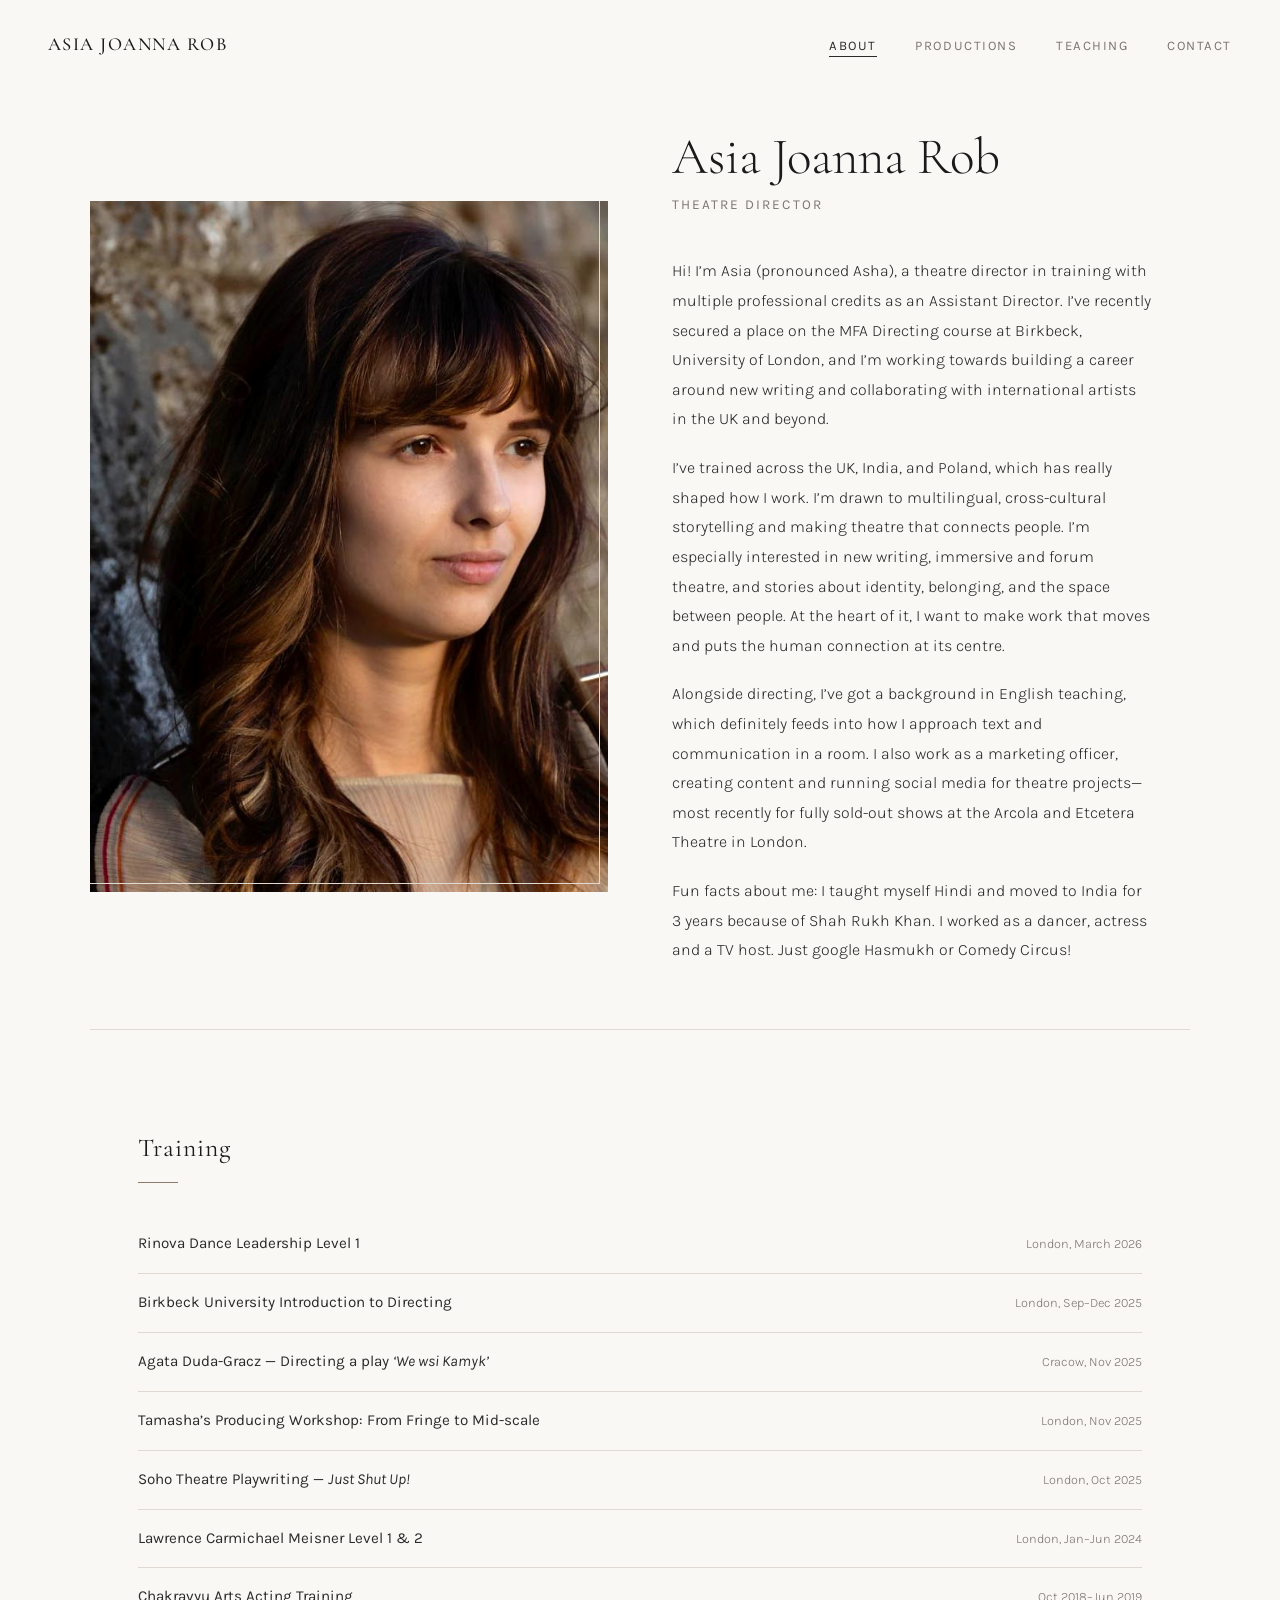
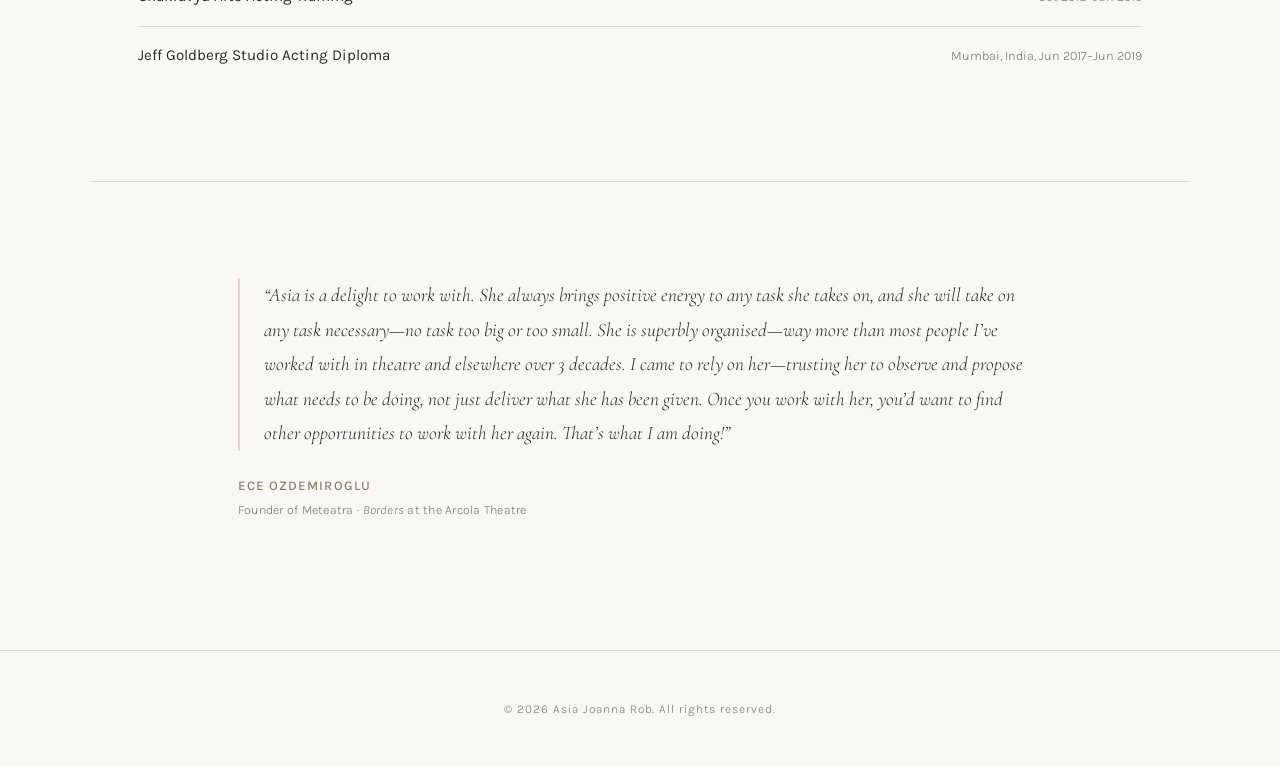
<file: index (6).html>
<!DOCTYPE html>
<html lang="en">
<head>
  <meta charset="UTF-8">
  <meta name="viewport" content="width=device-width, initial-scale=1.0">
  <title>Asia Joanna Rob — Theatre Director</title>
  <style>
/* =========================================
   Asia Joanna Rob — Portfolio
   Aesthetic: Refined theatrical minimalism
   ========================================= */

@import url('https://fonts.googleapis.com/css2?family=Cormorant+Garamond:ital,wght@0,300;0,400;0,500;0,600;1,300;1,400;1,500&family=Karla:wght@300;400;500&display=swap');

:root {
  --cream: #F5F0EB;
  --warm-white: #FAF8F5;
  --charcoal: #2A2A2A;
  --soft-black: #1A1A1A;
  --muted: #7A7570;
  --accent: #8C7B6B;
  --border: #E0D9D1;
  --serif: 'Cormorant Garamond', Georgia, serif;
  --sans: 'Karla', 'Helvetica Neue', sans-serif;
}

*, *::before, *::after {
  margin: 0;
  padding: 0;
  box-sizing: border-box;
}

html {
  scroll-behavior: smooth;
  font-size: 16px;
}

body {
  font-family: var(--sans);
  font-weight: 300;
  color: var(--charcoal);
  background-color: var(--warm-white);
  line-height: 1.7;
  -webkit-font-smoothing: antialiased;
}

::selection {
  background: var(--accent);
  color: var(--warm-white);
}

a {
  color: inherit;
  text-decoration: none;
}

img {
  max-width: 100%;
  display: block;
}

/* ---- NAV ---- */

.site-nav {
  position: fixed;
  top: 0;
  left: 0;
  right: 0;
  z-index: 100;
  padding: 1.8rem 3rem;
  display: flex;
  justify-content: space-between;
  align-items: center;
  background: rgba(250, 248, 245, 0.92);
  backdrop-filter: blur(12px);
  -webkit-backdrop-filter: blur(12px);
  border-bottom: 1px solid transparent;
  transition: border-color 0.4s ease, padding 0.3s ease;
}

.site-nav.scrolled {
  border-bottom-color: var(--border);
  padding: 1.2rem 3rem;
}

.site-nav__name {
  font-family: var(--serif);
  font-size: 1.15rem;
  font-weight: 500;
  letter-spacing: 0.08em;
  text-transform: uppercase;
  color: var(--soft-black);
}

.site-nav__links {
  display: flex;
  gap: 2.4rem;
  list-style: none;
}

.site-nav__links a {
  font-family: var(--sans);
  font-size: 0.82rem;
  font-weight: 400;
  letter-spacing: 0.12em;
  text-transform: uppercase;
  color: var(--muted);
  position: relative;
  transition: color 0.3s ease;
}

.site-nav__links a::after {
  content: '';
  position: absolute;
  bottom: -4px;
  left: 0;
  width: 0;
  height: 1px;
  background: var(--charcoal);
  transition: width 0.3s ease;
}

.site-nav__links a:hover,
.site-nav__links a.active {
  color: var(--charcoal);
}

.site-nav__links a:hover::after,
.site-nav__links a.active::after {
  width: 100%;
}

/* Mobile nav toggle */
.nav-toggle {
  display: none;
  background: none;
  border: none;
  cursor: pointer;
  width: 28px;
  height: 20px;
  position: relative;
}

.nav-toggle span {
  display: block;
  width: 100%;
  height: 1.5px;
  background: var(--charcoal);
  position: absolute;
  left: 0;
  transition: all 0.3s ease;
}

.nav-toggle span:nth-child(1) { top: 0; }
.nav-toggle span:nth-child(2) { top: 50%; transform: translateY(-50%); }
.nav-toggle span:nth-child(3) { bottom: 0; }

.nav-toggle.open span:nth-child(1) {
  top: 50%;
  transform: translateY(-50%) rotate(45deg);
}
.nav-toggle.open span:nth-child(2) { opacity: 0; }
.nav-toggle.open span:nth-child(3) {
  bottom: 50%;
  transform: translateY(50%) rotate(-45deg);
}

/* ---- HERO ---- */

.hero {
  min-height: 100vh;
  display: flex;
  align-items: center;
  justify-content: center;
  padding: 8rem 3rem 4rem;
}

.hero__inner {
  max-width: 1100px;
  width: 100%;
  display: grid;
  grid-template-columns: 1fr 1fr;
  gap: 4rem;
  align-items: center;
}

.hero__image-wrap {
  position: relative;
  overflow: hidden;
}

.hero__image-wrap::before {
  content: '';
  position: absolute;
  top: -8px;
  left: -8px;
  right: 8px;
  bottom: 8px;
  border: 1px solid var(--border);
  z-index: 1;
  pointer-events: none;
}

.hero__image {
  width: 100%;
  aspect-ratio: 3/4;
  object-fit: cover;
  filter: grayscale(10%) contrast(1.02);
  transition: filter 0.6s ease;
}

.hero__image:hover {
  filter: grayscale(0%) contrast(1.05);
}

.hero__text h1 {
  font-family: var(--serif);
  font-size: 3.2rem;
  font-weight: 300;
  line-height: 1.15;
  color: var(--soft-black);
  margin-bottom: 0.4rem;
}

.hero__text .subtitle {
  font-family: var(--sans);
  font-size: 0.85rem;
  font-weight: 400;
  letter-spacing: 0.15em;
  text-transform: uppercase;
  color: var(--muted);
  margin-bottom: 2.5rem;
}

.hero__text .bio {
  font-size: 1rem;
  line-height: 1.85;
  color: var(--charcoal);
  max-width: 480px;
}

.hero__text .bio p + p {
  margin-top: 1.2rem;
}

.hero__text .bio em {
  font-style: italic;
}

/* ---- SECTIONS ---- */

.section {
  padding: 6rem 3rem;
  max-width: 1100px;
  margin: 0 auto;
}

.section--wide {
  max-width: 1200px;
}

.section__heading {
  font-family: var(--serif);
  font-size: 1.6rem;
  font-weight: 400;
  letter-spacing: 0.04em;
  color: var(--soft-black);
  margin-bottom: 3rem;
  position: relative;
  display: inline-block;
}

.section__heading::after {
  content: '';
  display: block;
  width: 40px;
  height: 1px;
  background: var(--accent);
  margin-top: 0.8rem;
}

.divider {
  width: 100%;
  height: 1px;
  background: var(--border);
  max-width: 1100px;
  margin: 0 auto;
}

/* ---- TESTIMONIALS ---- */

.testimonials {
  padding: 6rem 3rem;
  max-width: 900px;
  margin: 0 auto;
}

.testimonial {
  margin-bottom: 4rem;
  padding-bottom: 4rem;
  border-bottom: 1px solid var(--border);
}

.testimonial:last-child {
  border-bottom: none;
  margin-bottom: 0;
  padding-bottom: 0;
}

.testimonial__quote {
  font-family: var(--serif);
  font-size: 1.2rem;
  font-weight: 300;
  font-style: italic;
  line-height: 1.8;
  color: var(--charcoal);
  margin-bottom: 1.5rem;
  position: relative;
  padding-left: 1.5rem;
  border-left: 2px solid var(--border);
}

.testimonial__attribution {
  font-family: var(--sans);
  font-size: 0.82rem;
  font-weight: 500;
  letter-spacing: 0.08em;
  text-transform: uppercase;
  color: var(--accent);
}

.testimonial__role {
  font-family: var(--sans);
  font-size: 0.78rem;
  font-weight: 300;
  color: var(--muted);
  margin-top: 0.2rem;
  text-transform: none;
  letter-spacing: 0.02em;
}

/* ---- PRODUCTIONS ---- */

.productions-grid {
  display: grid;
  grid-template-columns: repeat(auto-fill, minmax(320px, 1fr));
  gap: 2.5rem;
}

.production-card {
  position: relative;
  overflow: hidden;
  background: var(--cream);
  transition: transform 0.3s ease;
}

.production-card:hover {
  transform: translateY(-3px);
}

.production-card__image {
  width: 100%;
  aspect-ratio: 16/10;
  object-fit: cover;
  background: var(--border);
  transition: filter 0.4s ease;
}

.production-card:hover .production-card__image {
  filter: contrast(1.05);
}

.production-card__info {
  padding: 1.5rem;
}

.production-card__title {
  font-family: var(--serif);
  font-size: 1.3rem;
  font-weight: 400;
  font-style: italic;
  color: var(--soft-black);
  margin-bottom: 0.3rem;
}

.production-card__meta {
  font-family: var(--sans);
  font-size: 0.78rem;
  font-weight: 400;
  letter-spacing: 0.06em;
  text-transform: uppercase;
  color: var(--muted);
  line-height: 1.6;
}

.production-card__desc {
  font-size: 0.9rem;
  line-height: 1.7;
  color: var(--charcoal);
  margin-top: 0.8rem;
}

/* Placeholder image state */
.production-card__placeholder {
  width: 100%;
  aspect-ratio: 16/10;
  background: linear-gradient(135deg, var(--cream) 0%, var(--border) 100%);
  display: flex;
  align-items: center;
  justify-content: center;
  font-family: var(--serif);
  font-size: 1rem;
  font-style: italic;
  color: var(--muted);
}

/* ---- CARD CAROUSEL (mini, inside production cards) ---- */

.card-carousel {
  position: relative;
  overflow: hidden;
}

.card-carousel__track {
  display: flex;
  transition: transform 0.4s ease;
}

.card-carousel__slide {
  min-width: 100%;
}

.card-carousel__slide img {
  width: 100%;
  aspect-ratio: 16/10;
  object-fit: cover;
  background: var(--cream);
}

.card-carousel__btn {
  position: absolute;
  top: 50%;
  transform: translateY(-50%);
  width: 32px;
  height: 32px;
  border: 1px solid rgba(224, 217, 209, 0.7);
  background: rgba(250, 248, 245, 0.85);
  backdrop-filter: blur(4px);
  color: var(--charcoal);
  font-size: 0.85rem;
  cursor: pointer;
  display: flex;
  align-items: center;
  justify-content: center;
  transition: background 0.3s ease, opacity 0.3s ease;
  z-index: 2;
  opacity: 0;
}

.card-carousel:hover .card-carousel__btn {
  opacity: 1;
}

.card-carousel__btn:hover {
  background: var(--cream);
}

.card-carousel__btn--prev { left: 0.4rem; }
.card-carousel__btn--next { right: 0.4rem; }

.card-carousel__dots {
  position: absolute;
  bottom: 0.6rem;
  left: 0;
  right: 0;
  display: flex;
  justify-content: center;
  gap: 0.35rem;
  z-index: 2;
}

.card-carousel__dot {
  width: 6px;
  height: 6px;
  border-radius: 50%;
  border: 1px solid rgba(255,255,255,0.6);
  background: transparent;
  cursor: pointer;
  padding: 0;
  transition: background 0.3s ease;
}

.card-carousel__dot.active {
  background: rgba(255,255,255,0.9);
  border-color: rgba(255,255,255,0.9);
}

/* ---- CONTACT ---- */

.contact-content {
  max-width: 600px;
}

.contact-content p {
  font-size: 1.05rem;
  line-height: 1.85;
  margin-bottom: 2rem;
}

.contact-content a.email-link {
  font-family: var(--serif);
  font-size: 1.6rem;
  font-weight: 400;
  color: var(--soft-black);
  border-bottom: 1px solid var(--border);
  padding-bottom: 4px;
  transition: border-color 0.3s ease;
  display: inline-block;
}

.contact-content a.email-link:hover {
  border-color: var(--charcoal);
}

.contact-socials {
  margin-top: 3rem;
  display: flex;
  gap: 1.5rem;
}

.contact-socials a {
  font-size: 0.82rem;
  font-weight: 400;
  letter-spacing: 0.1em;
  text-transform: uppercase;
  color: var(--muted);
  transition: color 0.3s ease;
}

.contact-socials a:hover {
  color: var(--charcoal);
}

/* ---- TRAINING LIST ---- */

.training-list {
  display: flex;
  flex-direction: column;
  gap: 0;
}

.training-item {
  padding: 1rem 0;
  border-bottom: 1px solid var(--border);
  display: flex;
  justify-content: space-between;
  align-items: baseline;
  gap: 2rem;
}

.training-item:first-child {
  padding-top: 0;
}

.training-item:last-child {
  border-bottom: none;
}

.training-item__name {
  font-family: var(--sans);
  font-size: 0.95rem;
  font-weight: 400;
  color: var(--charcoal);
}

.training-item__name em {
  font-style: italic;
}

.training-item__detail {
  font-family: var(--sans);
  font-size: 0.8rem;
  font-weight: 300;
  color: var(--muted);
  white-space: nowrap;
}

@media (max-width: 768px) {
  .training-item {
    flex-direction: column;
    gap: 0.2rem;
  }
}

/* ---- CAROUSEL ---- */

.carousel {
  position: relative;
  max-width: 900px;
  margin: 0 auto;
  padding: 0 3rem;
  overflow: hidden;
}

.carousel__track {
  display: flex;
  transition: transform 0.5s ease;
}

.carousel__slide {
  min-width: 100%;
  padding: 0 0.25rem;
}

.carousel__slide img {
  width: 100%;
  aspect-ratio: 16/10;
  object-fit: cover;
  background: var(--cream);
}

.carousel__btn {
  position: absolute;
  top: 50%;
  transform: translateY(-50%);
  width: 44px;
  height: 44px;
  border: 1px solid var(--border);
  background: rgba(250, 248, 245, 0.9);
  backdrop-filter: blur(6px);
  color: var(--charcoal);
  font-size: 1.1rem;
  cursor: pointer;
  display: flex;
  align-items: center;
  justify-content: center;
  transition: background 0.3s ease, border-color 0.3s ease;
  z-index: 2;
}

.carousel__btn:hover {
  background: var(--cream);
  border-color: var(--accent);
}

.carousel__btn--prev { left: 0.5rem; }
.carousel__btn--next { right: 0.5rem; }

.carousel__dots {
  display: flex;
  justify-content: center;
  gap: 0.5rem;
  margin-top: 1.2rem;
}

.carousel__dot {
  width: 8px;
  height: 8px;
  border-radius: 50%;
  border: 1px solid var(--border);
  background: transparent;
  cursor: pointer;
  padding: 0;
  transition: background 0.3s ease, border-color 0.3s ease;
}

.carousel__dot.active {
  background: var(--accent);
  border-color: var(--accent);
}

@media (max-width: 768px) {
  .carousel {
    padding: 0 1.5rem;
  }
  .carousel__btn {
    width: 36px;
    height: 36px;
    font-size: 0.9rem;
  }
  .carousel__btn--prev { left: 0.25rem; }
  .carousel__btn--next { right: 0.25rem; }
}

/* ---- TEACHING ---- */

.teaching-content .bio {
  font-size: 1.05rem;
  line-height: 1.85;
  max-width: 680px;
}

.teaching-content .bio p + p {
  margin-top: 1.2rem;
}

.teaching-list {
  display: flex;
  flex-direction: column;
  gap: 0;
}

.teaching-item {
  padding: 2rem 0;
  border-bottom: 1px solid var(--border);
}

.teaching-item:first-child {
  padding-top: 0;
}

.teaching-item:last-child {
  border-bottom: none;
}

.teaching-item__title {
  font-family: var(--serif);
  font-size: 1.25rem;
  font-weight: 400;
  color: var(--soft-black);
  margin-bottom: 0.2rem;
}

.teaching-item__meta {
  font-family: var(--sans);
  font-size: 0.78rem;
  font-weight: 400;
  letter-spacing: 0.06em;
  text-transform: uppercase;
  color: var(--muted);
  margin-bottom: 0.6rem;
}

.teaching-item__desc {
  font-size: 0.95rem;
  line-height: 1.75;
  color: var(--charcoal);
  max-width: 600px;
}

/* ---- FOOTER ---- */

.site-footer {
  padding: 3rem;
  text-align: center;
  font-size: 0.75rem;
  letter-spacing: 0.08em;
  color: var(--muted);
  border-top: 1px solid var(--border);
  margin-top: 2rem;
}

/* ---- PAGE HEADER (non-home pages) ---- */

.page-header {
  padding: 10rem 3rem 4rem;
  max-width: 1100px;
  margin: 0 auto;
}

.page-header h1 {
  font-family: var(--serif);
  font-size: 2.8rem;
  font-weight: 300;
  color: var(--soft-black);
}

.page-header h1::after {
  content: '';
  display: block;
  width: 50px;
  height: 1px;
  background: var(--accent);
  margin-top: 1rem;
}

/* ---- ANIMATIONS ---- */

.fade-in {
  opacity: 0;
  transform: translateY(20px);
  transition: opacity 0.8s ease, transform 0.8s ease;
}

.fade-in.visible {
  opacity: 1;
  transform: translateY(0);
}

.stagger-1 { transition-delay: 0.1s; }
.stagger-2 { transition-delay: 0.25s; }
.stagger-3 { transition-delay: 0.4s; }
.stagger-4 { transition-delay: 0.55s; }

/* ---- RESPONSIVE ---- */

@media (max-width: 768px) {
  .site-nav {
    padding: 1.4rem 1.5rem;
  }

  .site-nav.scrolled {
    padding: 1rem 1.5rem;
  }

  .site-nav__links {
    position: fixed;
    top: 0;
    left: 0;
    right: 0;
    bottom: 0;
    background: var(--warm-white);
    flex-direction: column;
    align-items: center;
    justify-content: center;
    gap: 2rem;
    opacity: 0;
    pointer-events: none;
    transition: opacity 0.3s ease;
  }

  .site-nav__links.open {
    opacity: 1;
    pointer-events: all;
  }

  .site-nav__links a {
    font-size: 1rem;
    letter-spacing: 0.15em;
  }

  .nav-toggle {
    display: block;
    z-index: 101;
  }

  .hero {
    padding: 7rem 1.5rem 3rem;
    min-height: auto;
  }

  .hero__inner {
    grid-template-columns: 1fr;
    gap: 2.5rem;
  }

  .hero__text h1 {
    font-size: 2.4rem;
  }

  .page-header {
    padding: 8rem 1.5rem 3rem;
  }

  .page-header h1 {
    font-size: 2rem;
  }

  .section,
  .testimonials {
    padding: 4rem 1.5rem;
  }

  .productions-grid {
    grid-template-columns: 1fr;
  }

  .section__heading {
    font-size: 1.35rem;
  }

  .testimonial__quote {
    font-size: 1.05rem;
  }

  .contact-content a.email-link {
    font-size: 1.2rem;
  }
}

@media (max-width: 480px) {
  .hero__text h1 {
    font-size: 2rem;
  }

  .site-nav__name {
    font-size: 0.95rem;
  }
}

</style>
</head>
<body>

  <nav class="site-nav" id="nav">
    <a href="/" class="site-nav__name">Asia Joanna Rob</a>
    <button class="nav-toggle" id="navToggle" aria-label="Toggle menu">
      <span></span><span></span><span></span>
    </button>
    <ul class="site-nav__links" id="navLinks">
      <li><a href="/" class="active">About</a></li>
      <li><a href="/productions/">Productions</a></li>
      <li><a href="/teaching/">Teaching</a></li>
      <li><a href="/contact/">Contact</a></li>
    </ul>
  </nav>

  <section class="hero">
    <div class="hero__inner">
      <div class="hero__image-wrap fade-in">
        <img src="/images/Profile 3.jpg" alt="Asia Joanna Rob" class="hero__image">
      </div>
      <div class="hero__text fade-in stagger-2">
        <h1>Asia Joanna Rob</h1>
        <p class="subtitle">Theatre Director</p>
        <div class="bio">
          <p>
            Hi! I&rsquo;m Asia (pronounced Asha), a theatre director in training with
            multiple professional credits as an Assistant Director. I&rsquo;ve recently
            secured a place on the MFA Directing course at Birkbeck, University of
            London, and I&rsquo;m working towards building a career around new writing
            and collaborating with international artists in the UK and beyond.
          </p>
          <p>
            I&rsquo;ve trained across the UK, India, and Poland, which has really shaped
            how I work. I&rsquo;m drawn to multilingual, cross-cultural storytelling and
            making theatre that connects people. I&rsquo;m especially interested in new
            writing, immersive and forum theatre, and stories about identity, belonging,
            and the space between people. At the heart of it, I want to make work that
            moves and puts the human connection at its centre.
          </p>
          <p>
            Alongside directing, I&rsquo;ve got a background in English teaching, which
            definitely feeds into how I approach text and communication in a room. I also
            work as a marketing officer, creating content and running social media for
            theatre projects&mdash;most recently for fully sold-out shows at the Arcola
            and Etcetera Theatre in London.
          </p>
          <p>
            Fun facts about me: I taught myself Hindi and moved to India for 3 years
            because of Shah Rukh Khan. I worked as a dancer, actress and a TV host. Just
            google Hasmukh or Comedy Circus!
          </p>
        </div>
      </div>
    </div>
  </section>

  <div class="divider"></div>

  <section class="section">
    <h2 class="section__heading fade-in">Training</h2>
    <div class="training-list fade-in stagger-1">
      <div class="training-item">
        <span class="training-item__name">Rinova Dance Leadership Level 1</span>
        <span class="training-item__detail">London, March 2026</span>
      </div>
      <div class="training-item">
        <span class="training-item__name">Birkbeck University Introduction to Directing</span>
        <span class="training-item__detail">London, Sep&ndash;Dec 2025</span>
      </div>
      <div class="training-item">
        <span class="training-item__name">Agata Duda-Gracz &mdash; Directing a play <em>&lsquo;We wsi Kamyk&rsquo;</em></span>
        <span class="training-item__detail">Cracow, Nov 2025</span>
      </div>
      <div class="training-item">
        <span class="training-item__name">Tamasha&rsquo;s Producing Workshop: From Fringe to Mid-scale</span>
        <span class="training-item__detail">London, Nov 2025</span>
      </div>
      <div class="training-item">
        <span class="training-item__name">Soho Theatre Playwriting &mdash; <em>Just Shut Up!</em></span>
        <span class="training-item__detail">London, Oct 2025</span>
      </div>
      <div class="training-item">
        <span class="training-item__name">Lawrence Carmichael Meisner Level 1 &amp; 2</span>
        <span class="training-item__detail">London, Jan&ndash;Jun 2024</span>
      </div>
      <div class="training-item">
        <span class="training-item__name">Chakravyu Arts Acting Training</span>
        <span class="training-item__detail">Oct 2018&ndash;Jun 2019</span>
      </div>
      <div class="training-item">
        <span class="training-item__name">Jeff Goldberg Studio Acting Diploma</span>
        <span class="training-item__detail">Mumbai, India, Jun 2017&ndash;Jun 2019</span>
      </div>
    </div>
  </section>

  <div class="divider"></div>

  <section class="testimonials">
    <div class="testimonial fade-in">
      <p class="testimonial__quote">
        &ldquo;Asia is a delight to work with. She always brings positive energy to any
        task she takes on, and she will take on any task necessary&mdash;no task too big
        or too small. She is superbly organised&mdash;way more than most people I&rsquo;ve
        worked with in theatre and elsewhere over 3 decades. I came to rely on
        her&mdash;trusting her to observe and propose what needs to be doing, not just
        deliver what she has been given. Once you work with her, you&rsquo;d want to find
        other opportunities to work with her again. That&rsquo;s what I am doing!&rdquo;
      </p>
      <p class="testimonial__attribution">Ece Ozdemiroglu</p>
      <p class="testimonial__role">Founder of Meteatra &middot; <em>Borders</em> at the Arcola Theatre</p>
    </div>
  </section>

  <footer class="site-footer">
    &copy; 2026 Asia Joanna Rob. All rights reserved.
  </footer>

  <script>
    const nav = document.getElementById('nav');
    window.addEventListener('scroll', () => nav.classList.toggle('scrolled', window.scrollY > 40));
    const toggle = document.getElementById('navToggle');
    const links = document.getElementById('navLinks');
    toggle.addEventListener('click', () => { toggle.classList.toggle('open'); links.classList.toggle('open'); });
    links.querySelectorAll('a').forEach(a => a.addEventListener('click', () => { toggle.classList.remove('open'); links.classList.remove('open'); }));
    const observer = new IntersectionObserver((entries) => { entries.forEach(entry => { if (entry.isIntersecting) entry.target.classList.add('visible'); }); }, { threshold: 0.15 });
    document.querySelectorAll('.fade-in').forEach(el => observer.observe(el));
  </script>
</body>
</html>
</file>
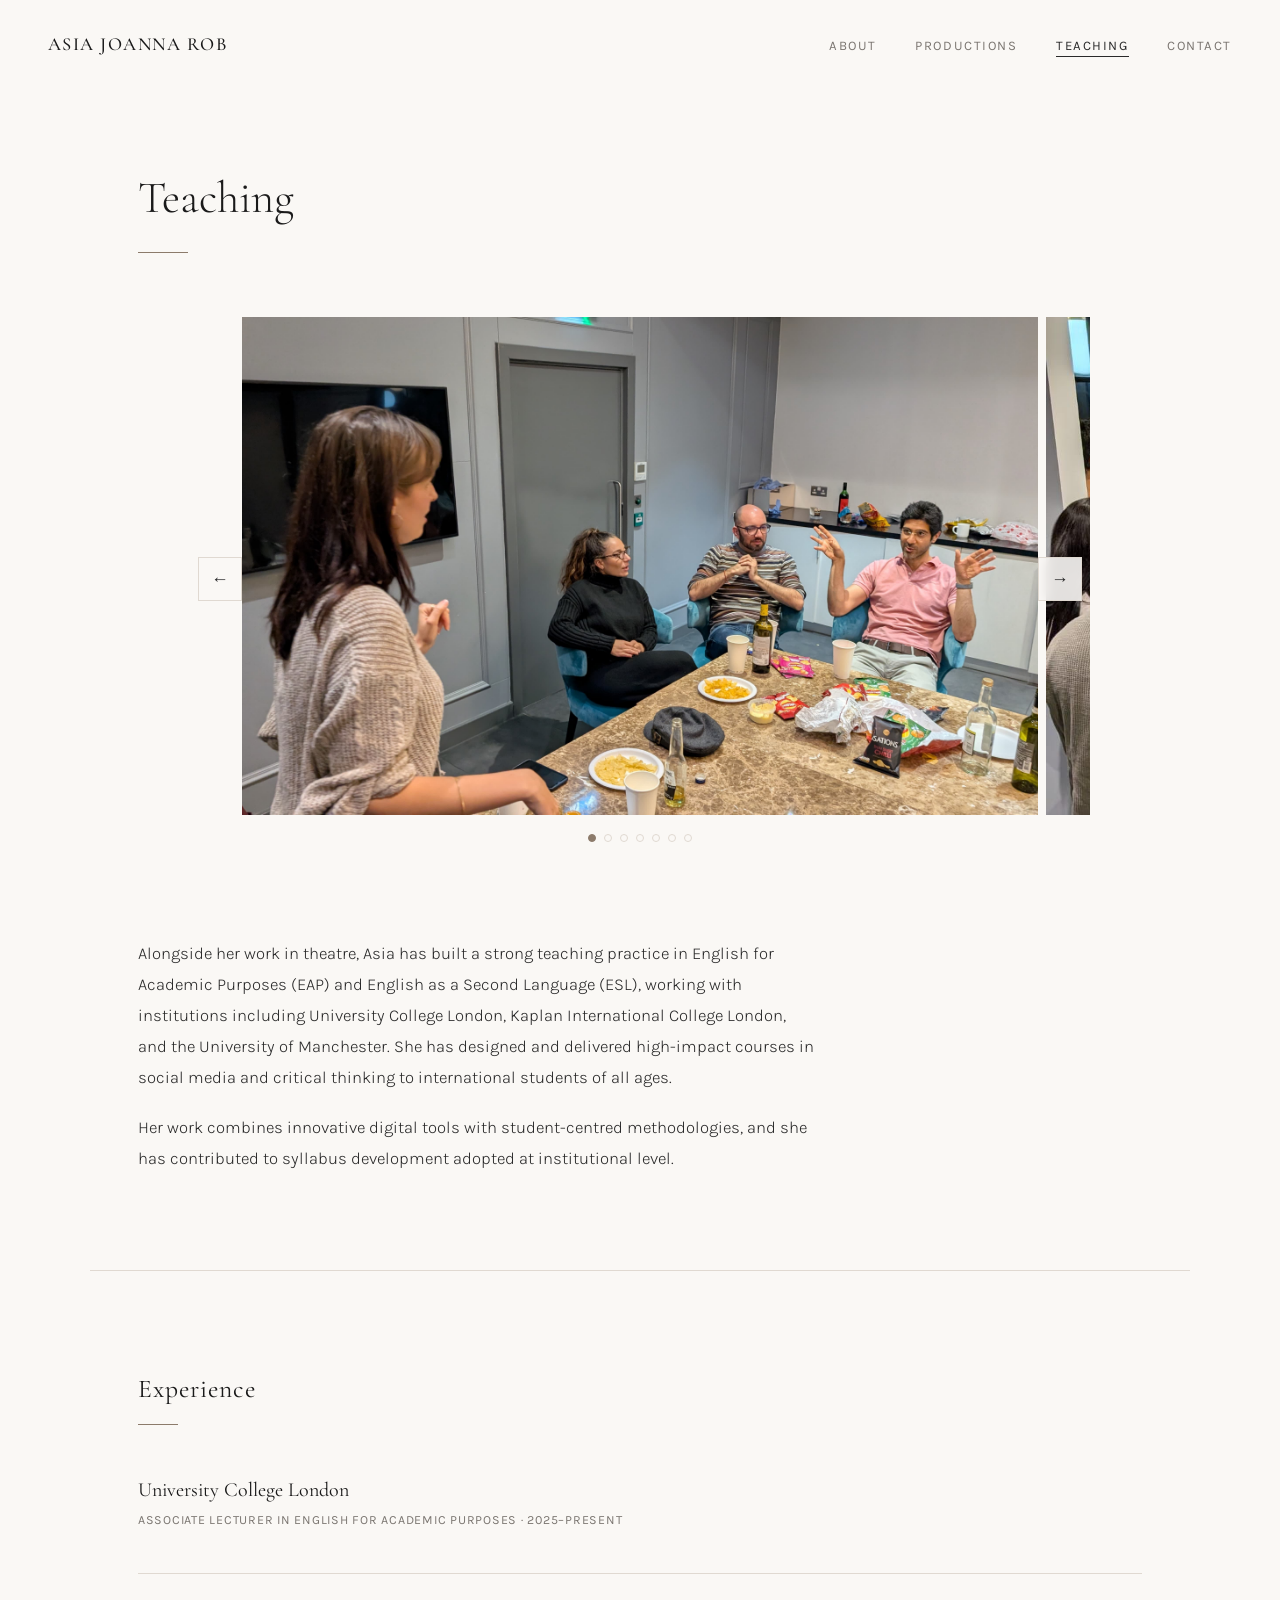
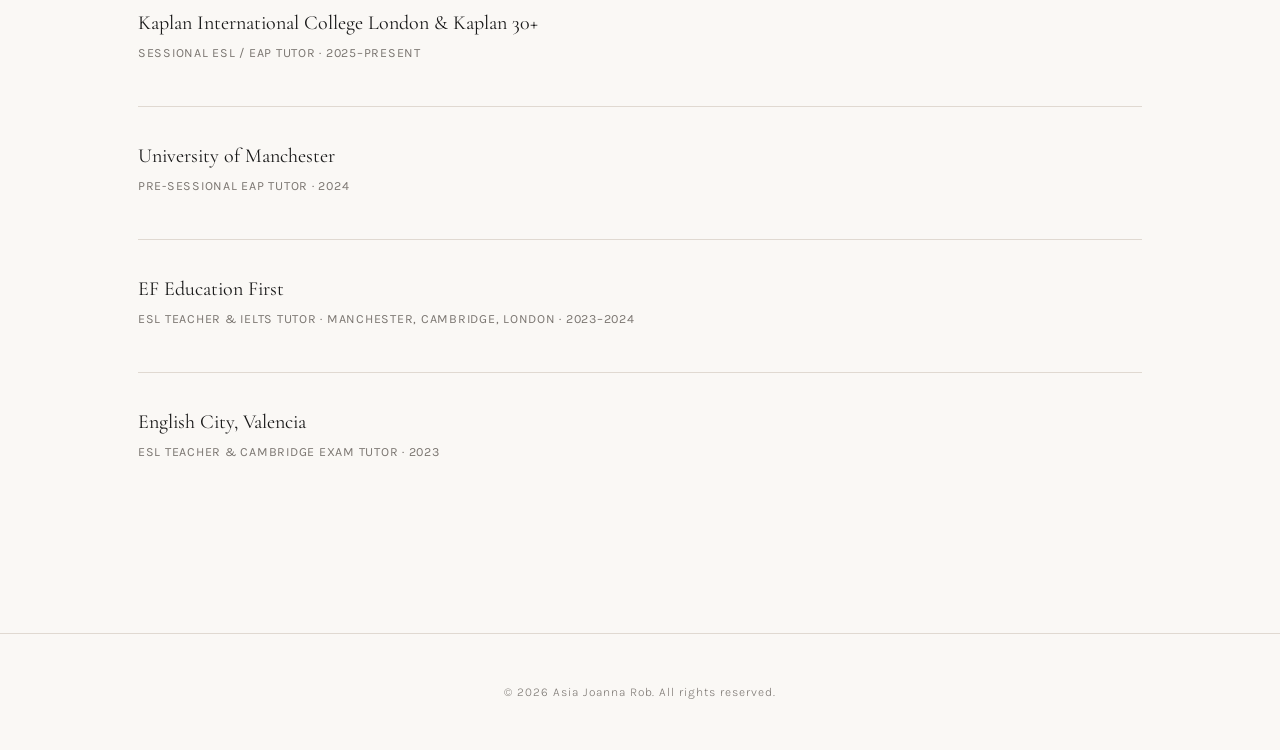
<file: teaching (1).html>
<!DOCTYPE html>
<html lang="en">
<head>
  <meta charset="UTF-8">
  <meta name="viewport" content="width=device-width, initial-scale=1.0">
  <title>Teaching — Asia Joanna Rob</title>
  <style>
/* =========================================
   Asia Joanna Rob — Portfolio
   Aesthetic: Refined theatrical minimalism
   ========================================= */

@import url('https://fonts.googleapis.com/css2?family=Cormorant+Garamond:ital,wght@0,300;0,400;0,500;0,600;1,300;1,400;1,500&family=Karla:wght@300;400;500&display=swap');

:root {
  --cream: #F5F0EB;
  --warm-white: #FAF8F5;
  --charcoal: #2A2A2A;
  --soft-black: #1A1A1A;
  --muted: #7A7570;
  --accent: #8C7B6B;
  --border: #E0D9D1;
  --serif: 'Cormorant Garamond', Georgia, serif;
  --sans: 'Karla', 'Helvetica Neue', sans-serif;
}

*, *::before, *::after {
  margin: 0;
  padding: 0;
  box-sizing: border-box;
}

html {
  scroll-behavior: smooth;
  font-size: 16px;
}

body {
  font-family: var(--sans);
  font-weight: 300;
  color: var(--charcoal);
  background-color: var(--warm-white);
  line-height: 1.7;
  -webkit-font-smoothing: antialiased;
}

::selection {
  background: var(--accent);
  color: var(--warm-white);
}

a {
  color: inherit;
  text-decoration: none;
}

img {
  max-width: 100%;
  display: block;
}

/* ---- NAV ---- */

.site-nav {
  position: fixed;
  top: 0;
  left: 0;
  right: 0;
  z-index: 100;
  padding: 1.8rem 3rem;
  display: flex;
  justify-content: space-between;
  align-items: center;
  background: rgba(250, 248, 245, 0.92);
  backdrop-filter: blur(12px);
  -webkit-backdrop-filter: blur(12px);
  border-bottom: 1px solid transparent;
  transition: border-color 0.4s ease, padding 0.3s ease;
}

.site-nav.scrolled {
  border-bottom-color: var(--border);
  padding: 1.2rem 3rem;
}

.site-nav__name {
  font-family: var(--serif);
  font-size: 1.15rem;
  font-weight: 500;
  letter-spacing: 0.08em;
  text-transform: uppercase;
  color: var(--soft-black);
}

.site-nav__links {
  display: flex;
  gap: 2.4rem;
  list-style: none;
}

.site-nav__links a {
  font-family: var(--sans);
  font-size: 0.82rem;
  font-weight: 400;
  letter-spacing: 0.12em;
  text-transform: uppercase;
  color: var(--muted);
  position: relative;
  transition: color 0.3s ease;
}

.site-nav__links a::after {
  content: '';
  position: absolute;
  bottom: -4px;
  left: 0;
  width: 0;
  height: 1px;
  background: var(--charcoal);
  transition: width 0.3s ease;
}

.site-nav__links a:hover,
.site-nav__links a.active {
  color: var(--charcoal);
}

.site-nav__links a:hover::after,
.site-nav__links a.active::after {
  width: 100%;
}

/* Mobile nav toggle */
.nav-toggle {
  display: none;
  background: none;
  border: none;
  cursor: pointer;
  width: 28px;
  height: 20px;
  position: relative;
}

.nav-toggle span {
  display: block;
  width: 100%;
  height: 1.5px;
  background: var(--charcoal);
  position: absolute;
  left: 0;
  transition: all 0.3s ease;
}

.nav-toggle span:nth-child(1) { top: 0; }
.nav-toggle span:nth-child(2) { top: 50%; transform: translateY(-50%); }
.nav-toggle span:nth-child(3) { bottom: 0; }

.nav-toggle.open span:nth-child(1) {
  top: 50%;
  transform: translateY(-50%) rotate(45deg);
}
.nav-toggle.open span:nth-child(2) { opacity: 0; }
.nav-toggle.open span:nth-child(3) {
  bottom: 50%;
  transform: translateY(50%) rotate(-45deg);
}

/* ---- HERO ---- */

.hero {
  min-height: 100vh;
  display: flex;
  align-items: center;
  justify-content: center;
  padding: 8rem 3rem 4rem;
}

.hero__inner {
  max-width: 1100px;
  width: 100%;
  display: grid;
  grid-template-columns: 1fr 1fr;
  gap: 4rem;
  align-items: center;
}

.hero__image-wrap {
  position: relative;
  overflow: hidden;
}

.hero__image-wrap::before {
  content: '';
  position: absolute;
  top: -8px;
  left: -8px;
  right: 8px;
  bottom: 8px;
  border: 1px solid var(--border);
  z-index: 1;
  pointer-events: none;
}

.hero__image {
  width: 100%;
  aspect-ratio: 3/4;
  object-fit: cover;
  filter: grayscale(10%) contrast(1.02);
  transition: filter 0.6s ease;
}

.hero__image:hover {
  filter: grayscale(0%) contrast(1.05);
}

.hero__text h1 {
  font-family: var(--serif);
  font-size: 3.2rem;
  font-weight: 300;
  line-height: 1.15;
  color: var(--soft-black);
  margin-bottom: 0.4rem;
}

.hero__text .subtitle {
  font-family: var(--sans);
  font-size: 0.85rem;
  font-weight: 400;
  letter-spacing: 0.15em;
  text-transform: uppercase;
  color: var(--muted);
  margin-bottom: 2.5rem;
}

.hero__text .bio {
  font-size: 1rem;
  line-height: 1.85;
  color: var(--charcoal);
  max-width: 480px;
}

.hero__text .bio p + p {
  margin-top: 1.2rem;
}

.hero__text .bio em {
  font-style: italic;
}

/* ---- SECTIONS ---- */

.section {
  padding: 6rem 3rem;
  max-width: 1100px;
  margin: 0 auto;
}

.section--wide {
  max-width: 1200px;
}

.section__heading {
  font-family: var(--serif);
  font-size: 1.6rem;
  font-weight: 400;
  letter-spacing: 0.04em;
  color: var(--soft-black);
  margin-bottom: 3rem;
  position: relative;
  display: inline-block;
}

.section__heading::after {
  content: '';
  display: block;
  width: 40px;
  height: 1px;
  background: var(--accent);
  margin-top: 0.8rem;
}

.divider {
  width: 100%;
  height: 1px;
  background: var(--border);
  max-width: 1100px;
  margin: 0 auto;
}

/* ---- TESTIMONIALS ---- */

.testimonials {
  padding: 6rem 3rem;
  max-width: 900px;
  margin: 0 auto;
}

.testimonial {
  margin-bottom: 4rem;
  padding-bottom: 4rem;
  border-bottom: 1px solid var(--border);
}

.testimonial:last-child {
  border-bottom: none;
  margin-bottom: 0;
  padding-bottom: 0;
}

.testimonial__quote {
  font-family: var(--serif);
  font-size: 1.2rem;
  font-weight: 300;
  font-style: italic;
  line-height: 1.8;
  color: var(--charcoal);
  margin-bottom: 1.5rem;
  position: relative;
  padding-left: 1.5rem;
  border-left: 2px solid var(--border);
}

.testimonial__attribution {
  font-family: var(--sans);
  font-size: 0.82rem;
  font-weight: 500;
  letter-spacing: 0.08em;
  text-transform: uppercase;
  color: var(--accent);
}

.testimonial__role {
  font-family: var(--sans);
  font-size: 0.78rem;
  font-weight: 300;
  color: var(--muted);
  margin-top: 0.2rem;
  text-transform: none;
  letter-spacing: 0.02em;
}

/* ---- PRODUCTIONS ---- */

.productions-grid {
  display: grid;
  grid-template-columns: repeat(auto-fill, minmax(320px, 1fr));
  gap: 2.5rem;
}

.production-card {
  position: relative;
  overflow: hidden;
  background: var(--cream);
  transition: transform 0.3s ease;
}

.production-card:hover {
  transform: translateY(-3px);
}

.production-card__image {
  width: 100%;
  aspect-ratio: 16/10;
  object-fit: cover;
  background: var(--border);
  transition: filter 0.4s ease;
}

.production-card:hover .production-card__image {
  filter: contrast(1.05);
}

.production-card__info {
  padding: 1.5rem;
}

.production-card__title {
  font-family: var(--serif);
  font-size: 1.3rem;
  font-weight: 400;
  font-style: italic;
  color: var(--soft-black);
  margin-bottom: 0.3rem;
}

.production-card__meta {
  font-family: var(--sans);
  font-size: 0.78rem;
  font-weight: 400;
  letter-spacing: 0.06em;
  text-transform: uppercase;
  color: var(--muted);
  line-height: 1.6;
}

.production-card__desc {
  font-size: 0.9rem;
  line-height: 1.7;
  color: var(--charcoal);
  margin-top: 0.8rem;
}

/* Placeholder image state */
.production-card__placeholder {
  width: 100%;
  aspect-ratio: 16/10;
  background: linear-gradient(135deg, var(--cream) 0%, var(--border) 100%);
  display: flex;
  align-items: center;
  justify-content: center;
  font-family: var(--serif);
  font-size: 1rem;
  font-style: italic;
  color: var(--muted);
}

/* ---- CONTACT ---- */

.contact-content {
  max-width: 600px;
}

.contact-content p {
  font-size: 1.05rem;
  line-height: 1.85;
  margin-bottom: 2rem;
}

.contact-content a.email-link {
  font-family: var(--serif);
  font-size: 1.6rem;
  font-weight: 400;
  color: var(--soft-black);
  border-bottom: 1px solid var(--border);
  padding-bottom: 4px;
  transition: border-color 0.3s ease;
  display: inline-block;
}

.contact-content a.email-link:hover {
  border-color: var(--charcoal);
}

.contact-socials {
  margin-top: 3rem;
  display: flex;
  gap: 1.5rem;
}

.contact-socials a {
  font-size: 0.82rem;
  font-weight: 400;
  letter-spacing: 0.1em;
  text-transform: uppercase;
  color: var(--muted);
  transition: color 0.3s ease;
}

.contact-socials a:hover {
  color: var(--charcoal);
}

/* ---- TRAINING LIST ---- */

.training-list {
  display: flex;
  flex-direction: column;
  gap: 0;
}

.training-item {
  padding: 1rem 0;
  border-bottom: 1px solid var(--border);
  display: flex;
  justify-content: space-between;
  align-items: baseline;
  gap: 2rem;
}

.training-item:first-child {
  padding-top: 0;
}

.training-item:last-child {
  border-bottom: none;
}

.training-item__name {
  font-family: var(--sans);
  font-size: 0.95rem;
  font-weight: 400;
  color: var(--charcoal);
}

.training-item__name em {
  font-style: italic;
}

.training-item__detail {
  font-family: var(--sans);
  font-size: 0.8rem;
  font-weight: 300;
  color: var(--muted);
  white-space: nowrap;
}

@media (max-width: 768px) {
  .training-item {
    flex-direction: column;
    gap: 0.2rem;
  }
}

/* ---- CAROUSEL ---- */

.carousel {
  position: relative;
  max-width: 900px;
  margin: 0 auto;
  padding: 0 3rem;
  overflow: hidden;
}

.carousel__track {
  display: flex;
  transition: transform 0.5s ease;
}

.carousel__slide {
  min-width: 100%;
  padding: 0 0.25rem;
}

.carousel__slide img {
  width: 100%;
  aspect-ratio: 16/10;
  object-fit: cover;
  background: var(--cream);
}

.carousel__btn {
  position: absolute;
  top: 50%;
  transform: translateY(-50%);
  width: 44px;
  height: 44px;
  border: 1px solid var(--border);
  background: rgba(250, 248, 245, 0.9);
  backdrop-filter: blur(6px);
  color: var(--charcoal);
  font-size: 1.1rem;
  cursor: pointer;
  display: flex;
  align-items: center;
  justify-content: center;
  transition: background 0.3s ease, border-color 0.3s ease;
  z-index: 2;
}

.carousel__btn:hover {
  background: var(--cream);
  border-color: var(--accent);
}

.carousel__btn--prev { left: 0.5rem; }
.carousel__btn--next { right: 0.5rem; }

.carousel__dots {
  display: flex;
  justify-content: center;
  gap: 0.5rem;
  margin-top: 1.2rem;
}

.carousel__dot {
  width: 8px;
  height: 8px;
  border-radius: 50%;
  border: 1px solid var(--border);
  background: transparent;
  cursor: pointer;
  padding: 0;
  transition: background 0.3s ease, border-color 0.3s ease;
}

.carousel__dot.active {
  background: var(--accent);
  border-color: var(--accent);
}

@media (max-width: 768px) {
  .carousel {
    padding: 0 1.5rem;
  }
  .carousel__btn {
    width: 36px;
    height: 36px;
    font-size: 0.9rem;
  }
  .carousel__btn--prev { left: 0.25rem; }
  .carousel__btn--next { right: 0.25rem; }
}

/* ---- TEACHING ---- */

.teaching-content .bio {
  font-size: 1.05rem;
  line-height: 1.85;
  max-width: 680px;
}

.teaching-content .bio p + p {
  margin-top: 1.2rem;
}

.teaching-list {
  display: flex;
  flex-direction: column;
  gap: 0;
}

.teaching-item {
  padding: 2rem 0;
  border-bottom: 1px solid var(--border);
}

.teaching-item:first-child {
  padding-top: 0;
}

.teaching-item:last-child {
  border-bottom: none;
}

.teaching-item__title {
  font-family: var(--serif);
  font-size: 1.25rem;
  font-weight: 400;
  color: var(--soft-black);
  margin-bottom: 0.2rem;
}

.teaching-item__meta {
  font-family: var(--sans);
  font-size: 0.78rem;
  font-weight: 400;
  letter-spacing: 0.06em;
  text-transform: uppercase;
  color: var(--muted);
  margin-bottom: 0.6rem;
}

.teaching-item__desc {
  font-size: 0.95rem;
  line-height: 1.75;
  color: var(--charcoal);
  max-width: 600px;
}

/* ---- FOOTER ---- */

.site-footer {
  padding: 3rem;
  text-align: center;
  font-size: 0.75rem;
  letter-spacing: 0.08em;
  color: var(--muted);
  border-top: 1px solid var(--border);
  margin-top: 2rem;
}

/* ---- PAGE HEADER (non-home pages) ---- */

.page-header {
  padding: 10rem 3rem 4rem;
  max-width: 1100px;
  margin: 0 auto;
}

.page-header h1 {
  font-family: var(--serif);
  font-size: 2.8rem;
  font-weight: 300;
  color: var(--soft-black);
}

.page-header h1::after {
  content: '';
  display: block;
  width: 50px;
  height: 1px;
  background: var(--accent);
  margin-top: 1rem;
}

/* ---- ANIMATIONS ---- */

.fade-in {
  opacity: 0;
  transform: translateY(20px);
  transition: opacity 0.8s ease, transform 0.8s ease;
}

.fade-in.visible {
  opacity: 1;
  transform: translateY(0);
}

.stagger-1 { transition-delay: 0.1s; }
.stagger-2 { transition-delay: 0.25s; }
.stagger-3 { transition-delay: 0.4s; }
.stagger-4 { transition-delay: 0.55s; }

/* ---- RESPONSIVE ---- */

@media (max-width: 768px) {
  .site-nav {
    padding: 1.4rem 1.5rem;
  }

  .site-nav.scrolled {
    padding: 1rem 1.5rem;
  }

  .site-nav__links {
    position: fixed;
    top: 0;
    left: 0;
    right: 0;
    bottom: 0;
    background: var(--warm-white);
    flex-direction: column;
    align-items: center;
    justify-content: center;
    gap: 2rem;
    opacity: 0;
    pointer-events: none;
    transition: opacity 0.3s ease;
  }

  .site-nav__links.open {
    opacity: 1;
    pointer-events: all;
  }

  .site-nav__links a {
    font-size: 1rem;
    letter-spacing: 0.15em;
  }

  .nav-toggle {
    display: block;
    z-index: 101;
  }

  .hero {
    padding: 7rem 1.5rem 3rem;
    min-height: auto;
  }

  .hero__inner {
    grid-template-columns: 1fr;
    gap: 2.5rem;
  }

  .hero__text h1 {
    font-size: 2.4rem;
  }

  .page-header {
    padding: 8rem 1.5rem 3rem;
  }

  .page-header h1 {
    font-size: 2rem;
  }

  .section,
  .testimonials {
    padding: 4rem 1.5rem;
  }

  .productions-grid {
    grid-template-columns: 1fr;
  }

  .section__heading {
    font-size: 1.35rem;
  }

  .testimonial__quote {
    font-size: 1.05rem;
  }

  .contact-content a.email-link {
    font-size: 1.2rem;
  }
}

@media (max-width: 480px) {
  .hero__text h1 {
    font-size: 2rem;
  }

  .site-nav__name {
    font-size: 0.95rem;
  }
}

</style>
</head>
<body>

  <nav class="site-nav" id="nav">
    <a href="index.html" class="site-nav__name">Asia Joanna Rob</a>
    <button class="nav-toggle" id="navToggle" aria-label="Toggle menu">
      <span></span><span></span><span></span>
    </button>
    <ul class="site-nav__links" id="navLinks">
      <li><a href="index.html">About</a></li>
      <li><a href="productions.html">Productions</a></li>
      <li><a href="teaching.html" class="active">Teaching</a></li>
      <li><a href="contact.html">Contact</a></li>
    </ul>
  </nav>

  <header class="page-header">
    <h1 class="fade-in">Teaching</h1>
  </header>

  <!-- PHOTO CAROUSEL -->
  <div class="carousel fade-in stagger-1" id="carousel">
    <div class="carousel__track" id="carouselTrack">
      <div class="carousel__slide">
        <img src="images/IMG-20251018-WA0022.jpg" alt="Workshop discussion">
      </div>
      <div class="carousel__slide">
        <img src="images/IMG-20251018-WA0005.jpg" alt="Group workshop">
      </div>
      <div class="carousel__slide">
        <img src="images/IMG-20251018-WA0019.jpg" alt="Workshop participants">
      </div>
      <div class="carousel__slide">
        <img src="images/20241011_152235.jpg" alt="Class group photo">
      </div>
      <div class="carousel__slide">
        <img src="images/image3.jpeg" alt="Group photo">
      </div>
      <div class="carousel__slide">
        <img src="images/thumbnail_IMG_5886.jpg" alt="Group photo">
      </div>
      <div class="carousel__slide">
        <img src="images/thumbnail_IMG_4681.jpg" alt="Class group photo">
      </div>
    </div>
    <button class="carousel__btn carousel__btn--prev" id="prevBtn">&#8592;</button>
    <button class="carousel__btn carousel__btn--next" id="nextBtn">&#8594;</button>
    <div class="carousel__dots" id="carouselDots"></div>
  </div>

  <!-- TEACHING INTRO -->
  <section class="section">
    <div class="teaching-content fade-in stagger-1">
      <div class="bio">
        <p>
          Alongside her work in theatre, Asia has built a strong teaching practice in
          English for Academic Purposes (EAP) and English as a Second Language (ESL),
          working with institutions including University College London, Kaplan International
          College London, and the University of Manchester. She has designed and delivered
          high-impact courses in social media and critical thinking to international students
          of all ages.
        </p>
        <p>
          Her work combines innovative digital tools with student-centred methodologies, and
          she has contributed to syllabus development adopted at institutional level.
        </p>
      </div>
    </div>
  </section>

  <div class="divider"></div>

  <!-- TEACHING EXPERIENCE -->
  <section class="section">
    <h2 class="section__heading fade-in">Experience</h2>

    <div class="teaching-list">
      <div class="teaching-item fade-in">
        <h3 class="teaching-item__title">University College London</h3>
        <p class="teaching-item__meta">Associate Lecturer in English for Academic Purposes &middot; 2025&ndash;Present</p>
      </div>

      <div class="teaching-item fade-in">
        <h3 class="teaching-item__title">Kaplan International College London &amp; Kaplan 30+</h3>
        <p class="teaching-item__meta">Sessional ESL / EAP Tutor &middot; 2025&ndash;Present</p>
      </div>

      <div class="teaching-item fade-in">
        <h3 class="teaching-item__title">University of Manchester</h3>
        <p class="teaching-item__meta">Pre-sessional EAP Tutor &middot; 2024</p>
      </div>

      <div class="teaching-item fade-in">
        <h3 class="teaching-item__title">EF Education First</h3>
        <p class="teaching-item__meta">ESL Teacher &amp; IELTS Tutor &middot; Manchester, Cambridge, London &middot; 2023&ndash;2024</p>
      </div>

      <div class="teaching-item fade-in">
        <h3 class="teaching-item__title">English City, Valencia</h3>
        <p class="teaching-item__meta">ESL Teacher &amp; Cambridge Exam Tutor &middot; 2023</p>
      </div>
    </div>
  </section>

  <footer class="site-footer">
    &copy; 2026 Asia Joanna Rob. All rights reserved.
  </footer>

  <script>
    const nav = document.getElementById('nav');
    window.addEventListener('scroll', () => nav.classList.toggle('scrolled', window.scrollY > 40));
    const toggle = document.getElementById('navToggle');
    const links = document.getElementById('navLinks');
    toggle.addEventListener('click', () => { toggle.classList.toggle('open'); links.classList.toggle('open'); });
    links.querySelectorAll('a').forEach(a => a.addEventListener('click', () => { toggle.classList.remove('open'); links.classList.remove('open'); }));

    // Carousel
    const track = document.getElementById('carouselTrack');
    const slides = track.querySelectorAll('.carousel__slide');
    const dotsContainer = document.getElementById('carouselDots');
    let currentSlide = 0;
    slides.forEach((_, i) => {
      const dot = document.createElement('button');
      dot.className = 'carousel__dot' + (i === 0 ? ' active' : '');
      dot.addEventListener('click', () => goToSlide(i));
      dotsContainer.appendChild(dot);
    });
    function goToSlide(index) {
      currentSlide = index;
      track.style.transform = 'translateX(-' + (index * 100) + '%)';
      dotsContainer.querySelectorAll('.carousel__dot').forEach((d, i) => d.classList.toggle('active', i === index));
    }
    document.getElementById('prevBtn').addEventListener('click', () => goToSlide(currentSlide === 0 ? slides.length - 1 : currentSlide - 1));
    document.getElementById('nextBtn').addEventListener('click', () => goToSlide(currentSlide === slides.length - 1 ? 0 : currentSlide + 1));
    setInterval(() => goToSlide(currentSlide === slides.length - 1 ? 0 : currentSlide + 1), 5000);

    const observer = new IntersectionObserver((entries) => { entries.forEach(entry => { if (entry.isIntersecting) entry.target.classList.add('visible'); }); }, { threshold: 0.15 });
    document.querySelectorAll('.fade-in').forEach(el => observer.observe(el));
  </script>
</body>
</html>
</file>
